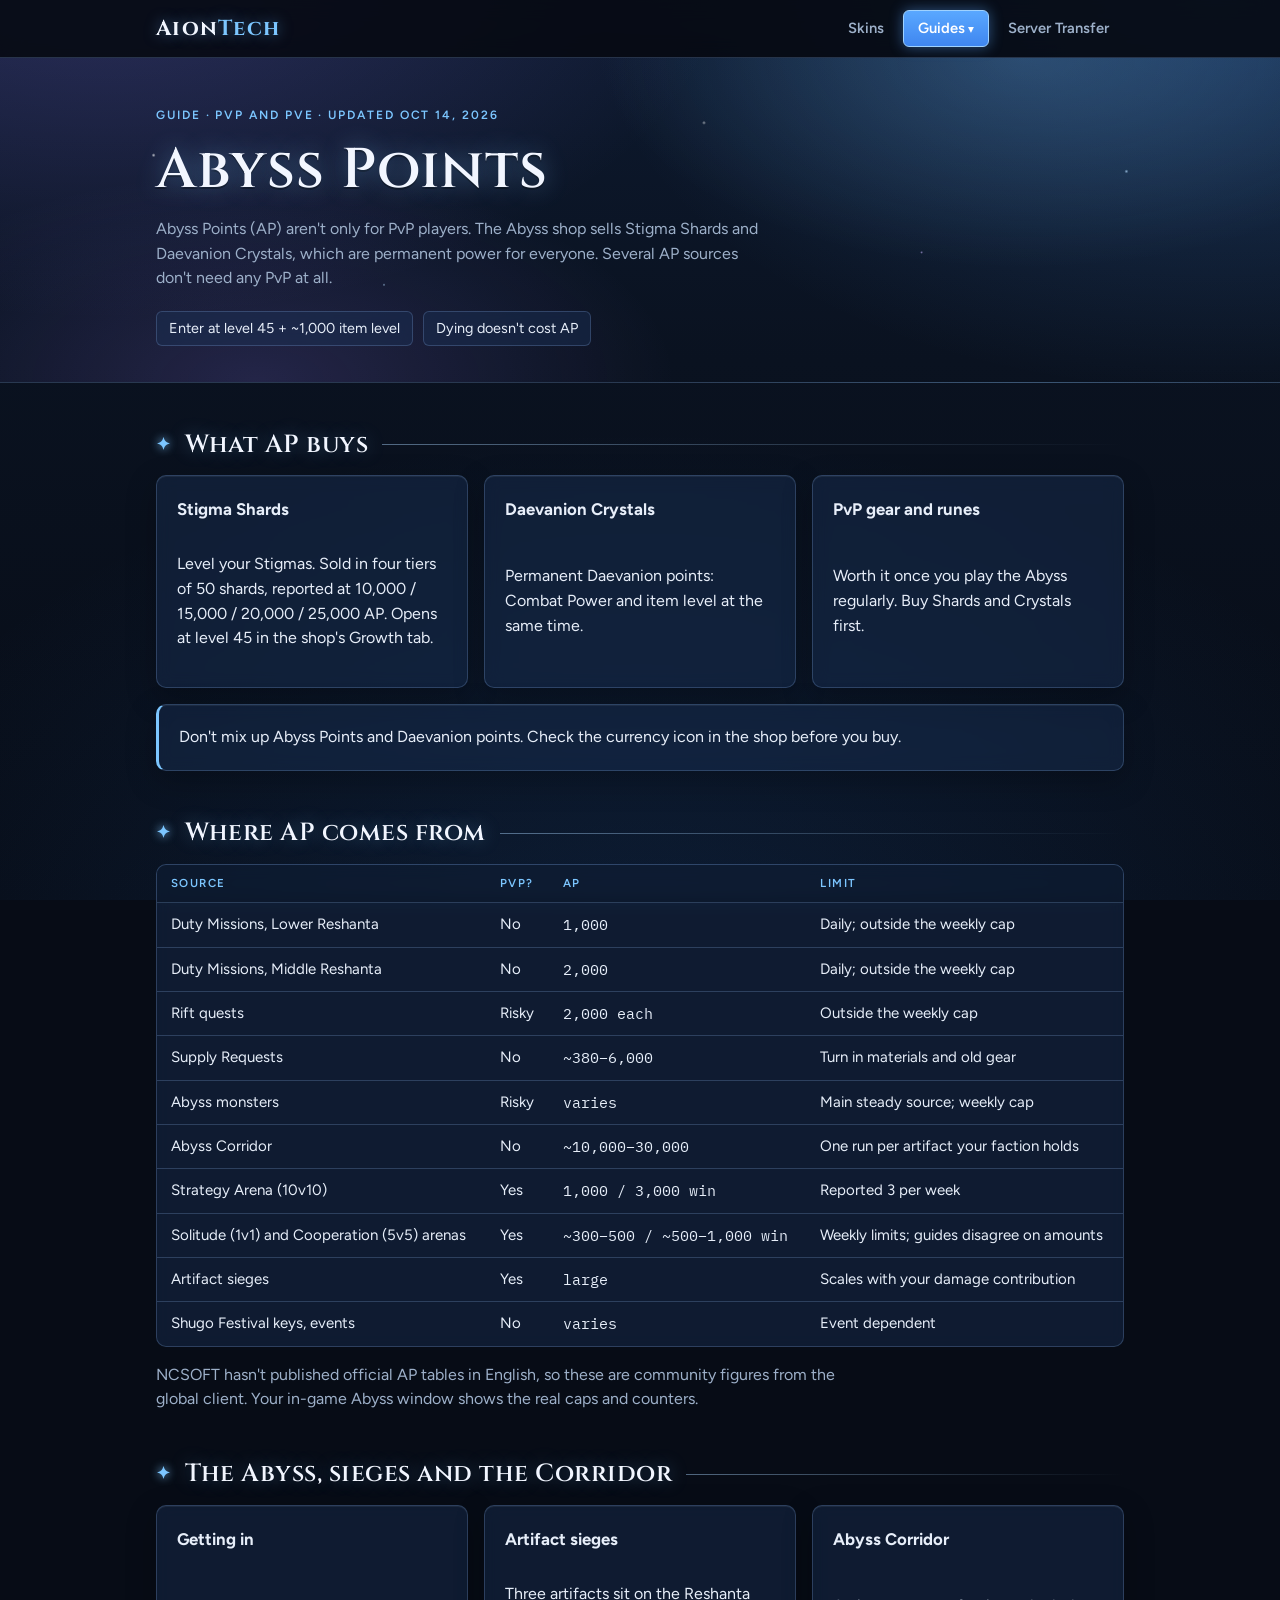
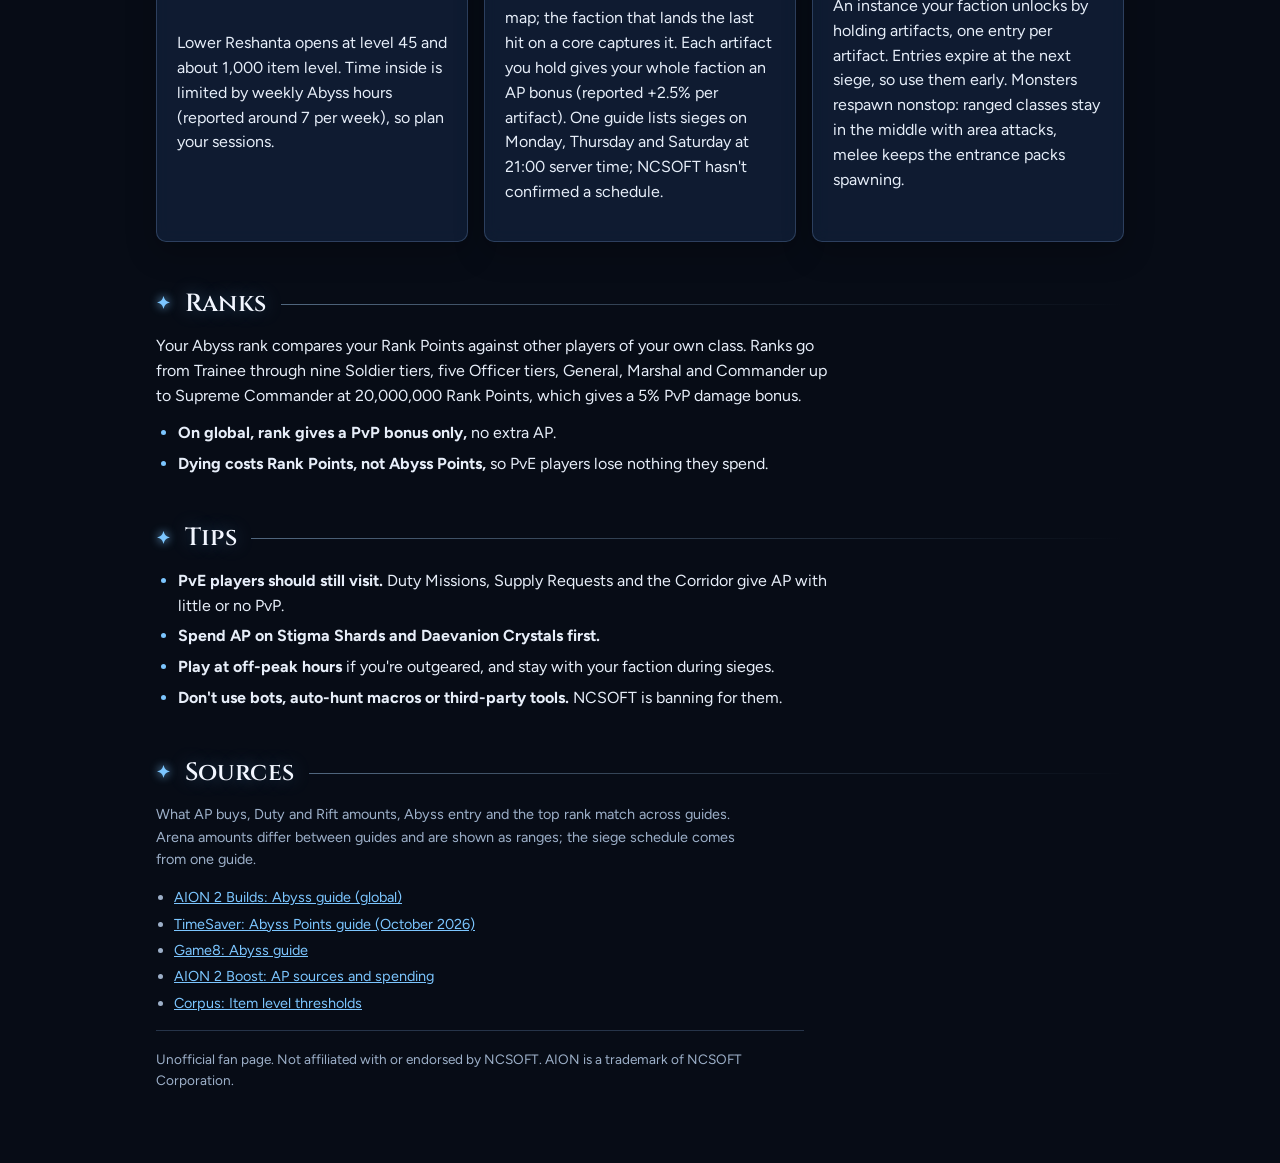
<file: abyss-points.html>
<!doctype html>
<html lang="en">
<head>
<meta charset="utf-8">
<meta name="viewport" content="width=device-width, initial-scale=1, viewport-fit=cover">
<title>AionTech · AION 2 Abyss Points Guide</title>
<meta name="description" content="AION 2 Abyss Points guide for global: what AP buys, every AP source with amounts and weekly limits, Abyss access, ranks, sieges and the Corridor.">
<link rel="preconnect" href="https://fonts.googleapis.com">
<link rel="preconnect" href="https://fonts.gstatic.com" crossorigin>
<link rel="stylesheet" href="https://fonts.googleapis.com/css2?family=Cinzel:wght@600;700&family=Figtree:wght@400;500;600;700&family=IBM+Plex+Mono:wght@500&display=swap">
<link rel="canonical" href="https://aion2tech.netlify.app/abyss-points.html">
<link rel="stylesheet" href="styles.css">
</head>
<body>
<nav class="nav" aria-label="Site">
  <div class="wrap">
    <a class="brand" href="./">Aion<span>Tech</span></a>
    <ul>
      <li><a href="./">Skins</a></li>
      <li class="menu">
        <details>
          <summary class="active">Guides</summary>
          <div class="menu-panel">
          <div class="menu-group"><span class="eyebrow">Get stronger</span>
            <a href="combat-power.html">Combat Power</a>
            <a href="item-level.html">Item Level</a>
            <a href="stats.html">Stats &amp; Best-in-Slot</a>
            <a href="stigmas.html">Stigmas &amp; Builds</a>
            <a href="arcana.html">Arcana</a>
            <a href="pets.html">Pets &amp; Genus Insight</a>
          </div>
          <div class="menu-group"><span class="eyebrow">Endgame</span>
            <a href="nightmare.html">Nightmare</a>
            <a href="abyss-points.html" aria-current="page">Abyss Points</a>
          </div>
          <div class="menu-group"><span class="eyebrow">Getting started</span>
            <a href="classes.html">Classes</a>
            <a href="leveling.html">Leveling 1–45</a>
            <a href="kinah.html">Kinah</a>
            <a href="server-transfer.html">Server Transfer</a>
          </div>
            <a class="menu-all" href="guides.html">All guides →</a>
          </div>
        </details>
      </li>
      <li><a href="server-transfer.html">Server Transfer</a></li>
    </ul>
  </div>
</nav>

<header class="hero">
  <div class="wrap">
    <span class="eyebrow">Guide · PvP and PvE · Updated Oct 14, 2026</span>
    <h1>Abyss Points</h1>
    <p>Abyss Points (AP) aren't only for PvP players. The Abyss shop sells Stigma Shards and Daevanion Crystals, which are permanent power for everyone. Several AP sources don't need any PvP at all.</p>
    <div class="summary"><span>Enter at level 45 + ~1,000 item level</span><span>Dying doesn't cost AP</span></div>
  </div>
</header>

<main class="wrap">
  <section aria-labelledby="use-h">
    <h2 id="use-h">What AP buys</h2>
    <div class="grid2">
      <div class="panel"><h3>Stigma Shards</h3><p>Level your Stigmas. Sold in four tiers of 50 shards, reported at 10,000 / 15,000 / 20,000 / 25,000 AP. Opens at level 45 in the shop's Growth tab.</p></div>
      <div class="panel"><h3>Daevanion Crystals</h3><p>Permanent Daevanion points: Combat Power and item level at the same time.</p></div>
      <div class="panel"><h3>PvP gear and runes</h3><p>Worth it once you play the Abyss regularly. Buy Shards and Crystals first.</p></div>
    </div>
    <div class="callout"><p>Don't mix up Abyss Points and Daevanion points. Check the currency icon in the shop before you buy.</p></div>
  </section>

  <section aria-labelledby="src-h2">
    <h2 id="src-h2">Where AP comes from</h2>
    <div class="table-box">
      <table>
        <thead><tr><th>Source</th><th>PvP?</th><th>AP</th><th>Limit</th></tr></thead>
        <tbody>
          <tr><td>Duty Missions, Lower Reshanta</td><td>No</td><td class="n">1,000</td><td>Daily; outside the weekly cap</td></tr>
          <tr><td>Duty Missions, Middle Reshanta</td><td>No</td><td class="n">2,000</td><td>Daily; outside the weekly cap</td></tr>
          <tr><td>Rift quests</td><td>Risky</td><td class="n">2,000 each</td><td>Outside the weekly cap</td></tr>
          <tr><td>Supply Requests</td><td>No</td><td class="n">~380–6,000</td><td>Turn in materials and old gear</td></tr>
          <tr><td>Abyss monsters</td><td>Risky</td><td class="n">varies</td><td>Main steady source; weekly cap</td></tr>
          <tr><td>Abyss Corridor</td><td>No</td><td class="n">~10,000–30,000</td><td>One run per artifact your faction holds</td></tr>
          <tr><td>Strategy Arena (10v10)</td><td>Yes</td><td class="n">1,000 / 3,000 win</td><td>Reported 3 per week</td></tr>
          <tr><td>Solitude (1v1) and Cooperation (5v5) arenas</td><td>Yes</td><td class="n">~300–500 / ~500–1,000 win</td><td>Weekly limits; guides disagree on amounts</td></tr>
          <tr><td>Artifact sieges</td><td>Yes</td><td class="n">large</td><td>Scales with your damage contribution</td></tr>
          <tr><td>Shugo Festival keys, events</td><td>No</td><td class="n">varies</td><td>Event dependent</td></tr>
        </tbody>
      </table>
    </div>
    <p class="lead">NCSOFT hasn't published official AP tables in English, so these are community figures from the global client. Your in-game Abyss window shows the real caps and counters.</p>
  </section>

  <section aria-labelledby="abyss-h">
    <h2 id="abyss-h">The Abyss, sieges and the Corridor</h2>
    <div class="grid2">
      <div class="panel">
        <h3>Getting in</h3>
        <p>Lower Reshanta opens at level 45 and about 1,000 item level. Time inside is limited by weekly Abyss hours (reported around 7 per week), so plan your sessions.</p>
      </div>
      <div class="panel">
        <h3>Artifact sieges</h3>
        <p>Three artifacts sit on the Reshanta map; the faction that lands the last hit on a core captures it. Each artifact you hold gives your whole faction an AP bonus (reported +2.5% per artifact). One guide lists sieges on Monday, Thursday and Saturday at 21:00 server time; NCSOFT hasn't confirmed a schedule.</p>
      </div>
      <div class="panel">
        <h3>Abyss Corridor</h3>
        <p>An instance your faction unlocks by holding artifacts, one entry per artifact. Entries expire at the next siege, so use them early. Monsters respawn nonstop: ranged classes stay in the middle with area attacks, melee keeps the entrance packs spawning.</p>
      </div>
    </div>
  </section>

  <section aria-labelledby="rank-h">
    <h2 id="rank-h">Ranks</h2>
    <div class="prose">
      <p>Your Abyss rank compares your Rank Points against other players of your own class. Ranks go from Trainee through nine Soldier tiers, five Officer tiers, General, Marshal and Commander up to Supreme Commander at 20,000,000 Rank Points, which gives a 5% PvP damage bonus.</p>
      <ul>
        <li><strong>On global, rank gives a PvP bonus only,</strong> no extra AP.</li>
        <li><strong>Dying costs Rank Points, not Abyss Points,</strong> so PvE players lose nothing they spend.</li>
      </ul>
    </div>
  </section>

  <section aria-labelledby="tips-h">
    <h2 id="tips-h">Tips</h2>
    <div class="prose">
      <ul>
        <li><strong>PvE players should still visit.</strong> Duty Missions, Supply Requests and the Corridor give AP with little or no PvP.</li>
        <li><strong>Spend AP on Stigma Shards and Daevanion Crystals first.</strong></li>
        <li><strong>Play at off-peak hours</strong> if you're outgeared, and stay with your faction during sieges.</li>
        <li><strong>Don't use bots, auto-hunt macros or third-party tools.</strong> NCSOFT is banning for them.</li>
      </ul>
    </div>
  </section>

  <section aria-labelledby="src-h" class="sources">
    <h2 id="src-h">Sources</h2>
    <p>What AP buys, Duty and Rift amounts, Abyss entry and the top rank match across guides. Arena amounts differ between guides and are shown as ranges; the siege schedule comes from one guide.</p>
    <ul>
      <li><a href="https://aion2builds.org/guides/abyss/" target="_blank" rel="noopener">AION 2 Builds: Abyss guide (global)</a></li>
      <li><a href="https://timesaver.gg/blog/aion-2-abyss-points-guide" target="_blank" rel="noopener">TimeSaver: Abyss Points guide (October 2026)</a></li>
      <li><a href="https://game8.co/games/Aion-2/archives/625292" target="_blank" rel="noopener">Game8: Abyss guide</a></li>
      <li><a href="https://aion2boost.com/guides/pvp/ap-guide/" target="_blank" rel="noopener">AION 2 Boost: AP sources and spending</a></li>
      <li><a href="https://corpus.gg/blog/aion-2/gear-score-guide" target="_blank" rel="noopener">Corpus: Item level thresholds</a></li>
    </ul>
    <p class="disclaimer">Unofficial fan page. Not affiliated with or endorsed by NCSOFT. AION is a trademark of NCSOFT Corporation.</p>
  </section>
</main>
<script data-menu-close>document.addEventListener("click",e=>{document.querySelectorAll(".menu details[open]").forEach(d=>{if(!d.contains(e.target))d.open=false})});document.addEventListener("keydown",e=>{if(e.key==="Escape")document.querySelectorAll(".menu details[open]").forEach(d=>d.open=false)});</script>
</body>
</html>
</file>
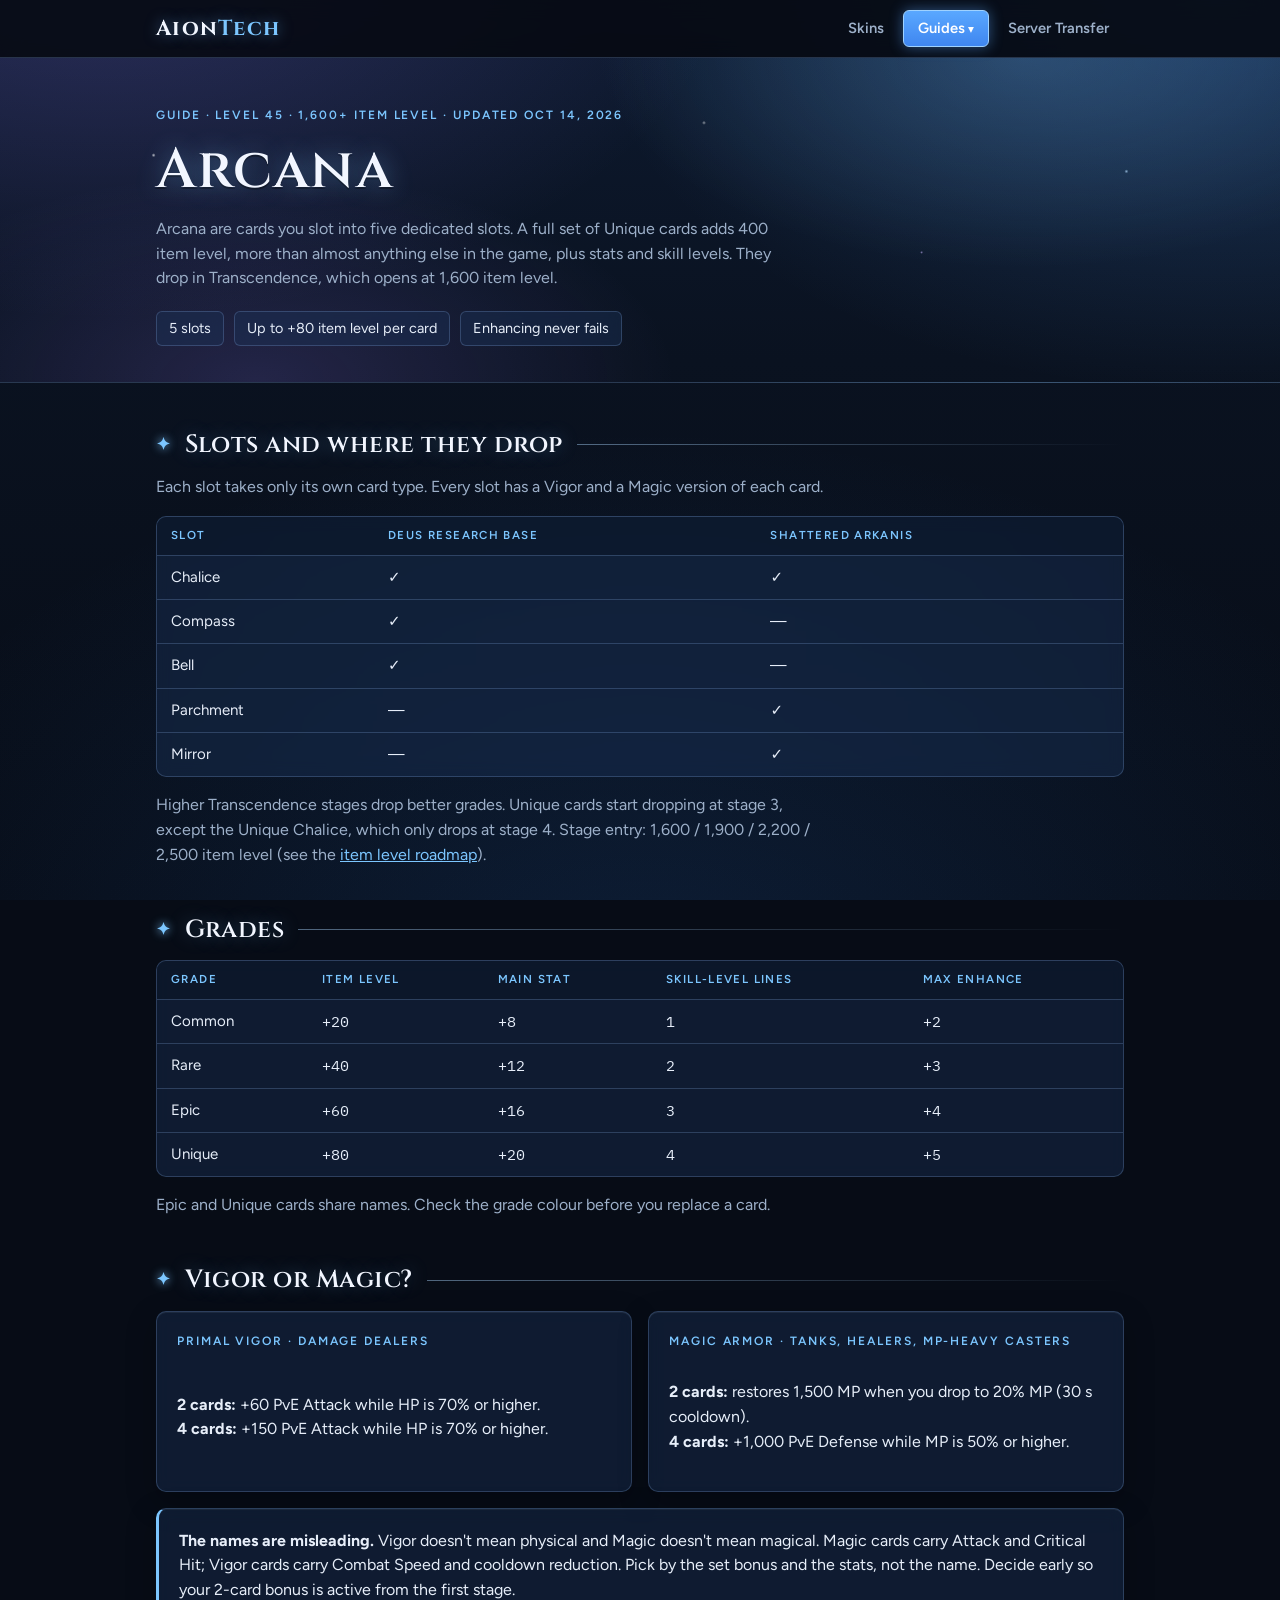
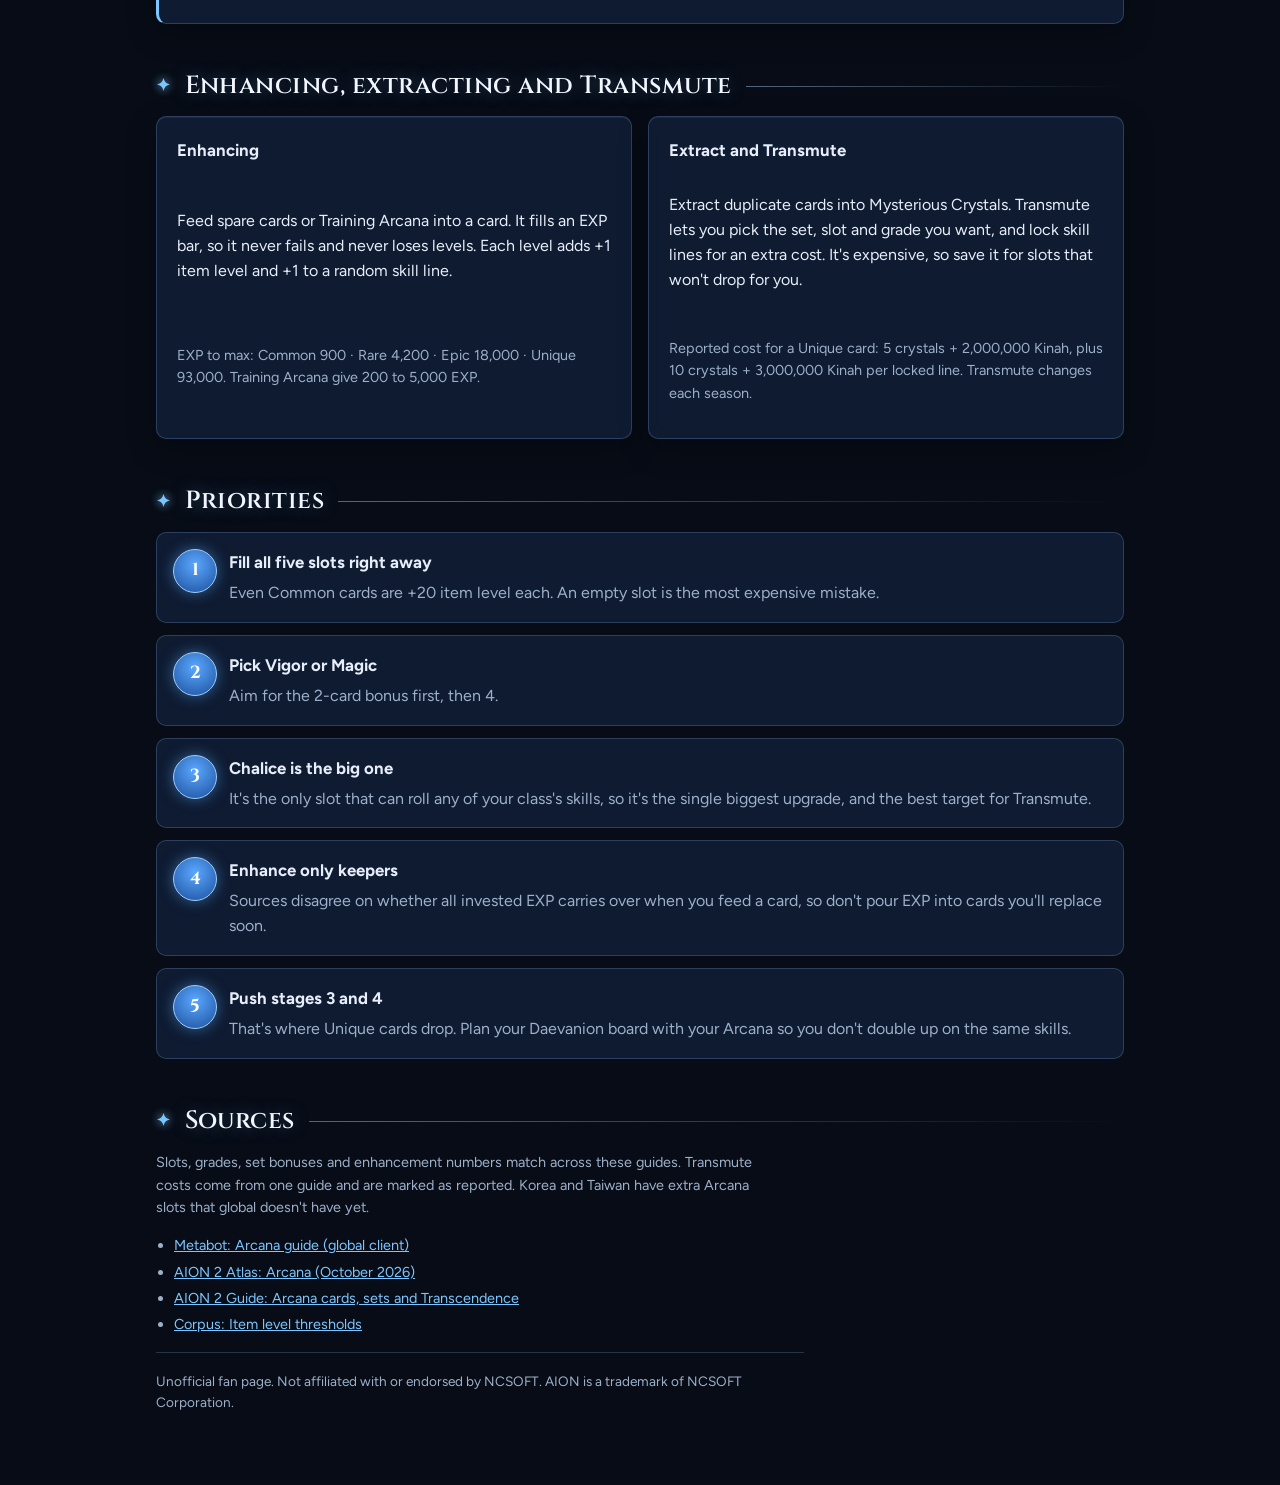
<file: arcana.html>
<!doctype html>
<html lang="en">
<head>
<meta charset="utf-8">
<meta name="viewport" content="width=device-width, initial-scale=1, viewport-fit=cover">
<title>AionTech · AION 2 Arcana Guide</title>
<meta name="description" content="AION 2 Arcana guide for global: the 5 slots, grades and item level, where each card drops in Transcendence, Vigor vs Magic sets, enhancing and Transmute.">
<link rel="preconnect" href="https://fonts.googleapis.com">
<link rel="preconnect" href="https://fonts.gstatic.com" crossorigin>
<link rel="stylesheet" href="https://fonts.googleapis.com/css2?family=Cinzel:wght@600;700&family=Figtree:wght@400;500;600;700&family=IBM+Plex+Mono:wght@500&display=swap">
<link rel="canonical" href="https://aion2tech.netlify.app/arcana.html">
<link rel="stylesheet" href="styles.css">
</head>
<body>
<nav class="nav" aria-label="Site">
  <div class="wrap">
    <a class="brand" href="./">Aion<span>Tech</span></a>
    <ul>
      <li><a href="./">Skins</a></li>
      <li class="menu">
        <details>
          <summary class="active">Guides</summary>
          <div class="menu-panel">
          <div class="menu-group"><span class="eyebrow">Get stronger</span>
            <a href="combat-power.html">Combat Power</a>
            <a href="item-level.html">Item Level</a>
            <a href="stats.html">Stats &amp; Best-in-Slot</a>
            <a href="stigmas.html">Stigmas &amp; Builds</a>
            <a href="arcana.html" aria-current="page">Arcana</a>
            <a href="pets.html">Pets &amp; Genus Insight</a>
          </div>
          <div class="menu-group"><span class="eyebrow">Endgame</span>
            <a href="nightmare.html">Nightmare</a>
            <a href="abyss-points.html">Abyss Points</a>
          </div>
          <div class="menu-group"><span class="eyebrow">Getting started</span>
            <a href="classes.html">Classes</a>
            <a href="leveling.html">Leveling 1–45</a>
            <a href="kinah.html">Kinah</a>
            <a href="server-transfer.html">Server Transfer</a>
          </div>
            <a class="menu-all" href="guides.html">All guides →</a>
          </div>
        </details>
      </li>
      <li><a href="server-transfer.html">Server Transfer</a></li>
    </ul>
  </div>
</nav>

<header class="hero">
  <div class="wrap">
    <span class="eyebrow">Guide · Level 45 · 1,600+ item level · Updated Oct 14, 2026</span>
    <h1>Arcana</h1>
    <p>Arcana are cards you slot into five dedicated slots. A full set of Unique cards adds 400 item level, more than almost anything else in the game, plus stats and skill levels. They drop in Transcendence, which opens at 1,600 item level.</p>
    <div class="summary"><span>5 slots</span><span>Up to +80 item level per card</span><span>Enhancing never fails</span></div>
  </div>
</header>

<main class="wrap">
  <section aria-labelledby="slots-h">
    <h2 id="slots-h">Slots and where they drop</h2>
    <p class="lead">Each slot takes only its own card type. Every slot has a Vigor and a Magic version of each card.</p>
    <div class="table-box">
      <table>
        <thead><tr><th>Slot</th><th>Deus Research Base</th><th>Shattered Arkanis</th></tr></thead>
        <tbody>
          <tr><td>Chalice</td><td>✓</td><td>✓</td></tr>
          <tr><td>Compass</td><td>✓</td><td>—</td></tr>
          <tr><td>Bell</td><td>✓</td><td>—</td></tr>
          <tr><td>Parchment</td><td>—</td><td>✓</td></tr>
          <tr><td>Mirror</td><td>—</td><td>✓</td></tr>
        </tbody>
      </table>
    </div>
    <p class="lead">Higher Transcendence stages drop better grades. Unique cards start dropping at stage 3, except the Unique Chalice, which only drops at stage 4. Stage entry: 1,600 / 1,900 / 2,200 / 2,500 item level (see the <a href="item-level.html">item level roadmap</a>).</p>
  </section>

  <section aria-labelledby="grade-h">
    <h2 id="grade-h">Grades</h2>
    <div class="table-box">
      <table>
        <thead><tr><th>Grade</th><th>Item level</th><th>Main stat</th><th>Skill-level lines</th><th>Max enhance</th></tr></thead>
        <tbody>
          <tr><td>Common</td><td class="n">+20</td><td class="n">+8</td><td class="n">1</td><td class="n">+2</td></tr>
          <tr><td>Rare</td><td class="n">+40</td><td class="n">+12</td><td class="n">2</td><td class="n">+3</td></tr>
          <tr><td>Epic</td><td class="n">+60</td><td class="n">+16</td><td class="n">3</td><td class="n">+4</td></tr>
          <tr><td>Unique</td><td class="n">+80</td><td class="n">+20</td><td class="n">4</td><td class="n">+5</td></tr>
        </tbody>
      </table>
    </div>
    <p class="lead">Epic and Unique cards share names. Check the grade colour before you replace a card.</p>
  </section>

  <section aria-labelledby="set-h">
    <h2 id="set-h">Vigor or Magic?</h2>
    <div class="grid2">
      <div class="panel">
        <span class="eyebrow">Primal Vigor · damage dealers</span>
        <p><strong>2 cards:</strong> +60 PvE Attack while HP is 70% or higher.<br><strong>4 cards:</strong> +150 PvE Attack while HP is 70% or higher.</p>
      </div>
      <div class="panel">
        <span class="eyebrow">Magic Armor · tanks, healers, MP-heavy casters</span>
        <p><strong>2 cards:</strong> restores 1,500 MP when you drop to 20% MP (30 s cooldown).<br><strong>4 cards:</strong> +1,000 PvE Defense while MP is 50% or higher.</p>
      </div>
    </div>
    <div class="callout"><p><strong>The names are misleading.</strong> Vigor doesn't mean physical and Magic doesn't mean magical. Magic cards carry Attack and Critical Hit; Vigor cards carry Combat Speed and cooldown reduction. Pick by the set bonus and the stats, not the name. Decide early so your 2-card bonus is active from the first stage.</p></div>
  </section>

  <section aria-labelledby="up-h">
    <h2 id="up-h">Enhancing, extracting and Transmute</h2>
    <div class="grid2">
      <div class="panel">
        <h3>Enhancing</h3>
        <p>Feed spare cards or Training Arcana into a card. It fills an EXP bar, so it never fails and never loses levels. Each level adds +1 item level and +1 to a random skill line.</p>
        <p class="count">EXP to max: Common 900 · Rare 4,200 · Epic 18,000 · Unique 93,000. Training Arcana give 200 to 5,000 EXP.</p>
      </div>
      <div class="panel">
        <h3>Extract and Transmute</h3>
        <p>Extract duplicate cards into Mysterious Crystals. Transmute lets you pick the set, slot and grade you want, and lock skill lines for an extra cost. It's expensive, so save it for slots that won't drop for you.</p>
        <p class="count">Reported cost for a Unique card: 5 crystals + 2,000,000 Kinah, plus 10 crystals + 3,000,000 Kinah per locked line. Transmute changes each season.</p>
      </div>
    </div>
  </section>

  <section aria-labelledby="order-h">
    <h2 id="order-h">Priorities</h2>
    <ol class="steps">
      <li><div><h3>Fill all five slots right away</h3><p>Even Common cards are +20 item level each. An empty slot is the most expensive mistake.</p></div></li>
      <li><div><h3>Pick Vigor or Magic</h3><p>Aim for the 2-card bonus first, then 4.</p></div></li>
      <li><div><h3>Chalice is the big one</h3><p>It's the only slot that can roll any of your class's skills, so it's the single biggest upgrade, and the best target for Transmute.</p></div></li>
      <li><div><h3>Enhance only keepers</h3><p>Sources disagree on whether all invested EXP carries over when you feed a card, so don't pour EXP into cards you'll replace soon.</p></div></li>
      <li><div><h3>Push stages 3 and 4</h3><p>That's where Unique cards drop. Plan your Daevanion board with your Arcana so you don't double up on the same skills.</p></div></li>
    </ol>
  </section>

  <section aria-labelledby="src-h" class="sources">
    <h2 id="src-h">Sources</h2>
    <p>Slots, grades, set bonuses and enhancement numbers match across these guides. Transmute costs come from one guide and are marked as reported. Korea and Taiwan have extra Arcana slots that global doesn't have yet.</p>
    <ul>
      <li><a href="https://metabot.gg/en/aion-2/guides/arcana-guide" target="_blank" rel="noopener">Metabot: Arcana guide (global client)</a></li>
      <li><a href="https://aion2atlas.app/arcana/" target="_blank" rel="noopener">AION 2 Atlas: Arcana (October 2026)</a></li>
      <li><a href="https://aion2guide.org/systems/aion-2-arcana-cards-guide/" target="_blank" rel="noopener">AION 2 Guide: Arcana cards, sets and Transcendence</a></li>
      <li><a href="https://corpus.gg/blog/aion-2/gear-score-guide" target="_blank" rel="noopener">Corpus: Item level thresholds</a></li>
    </ul>
    <p class="disclaimer">Unofficial fan page. Not affiliated with or endorsed by NCSOFT. AION is a trademark of NCSOFT Corporation.</p>
  </section>
</main>
<script data-menu-close>document.addEventListener("click",e=>{document.querySelectorAll(".menu details[open]").forEach(d=>{if(!d.contains(e.target))d.open=false})});document.addEventListener("keydown",e=>{if(e.key==="Escape")document.querySelectorAll(".menu details[open]").forEach(d=>d.open=false)});</script>
</body>
</html>
</file>
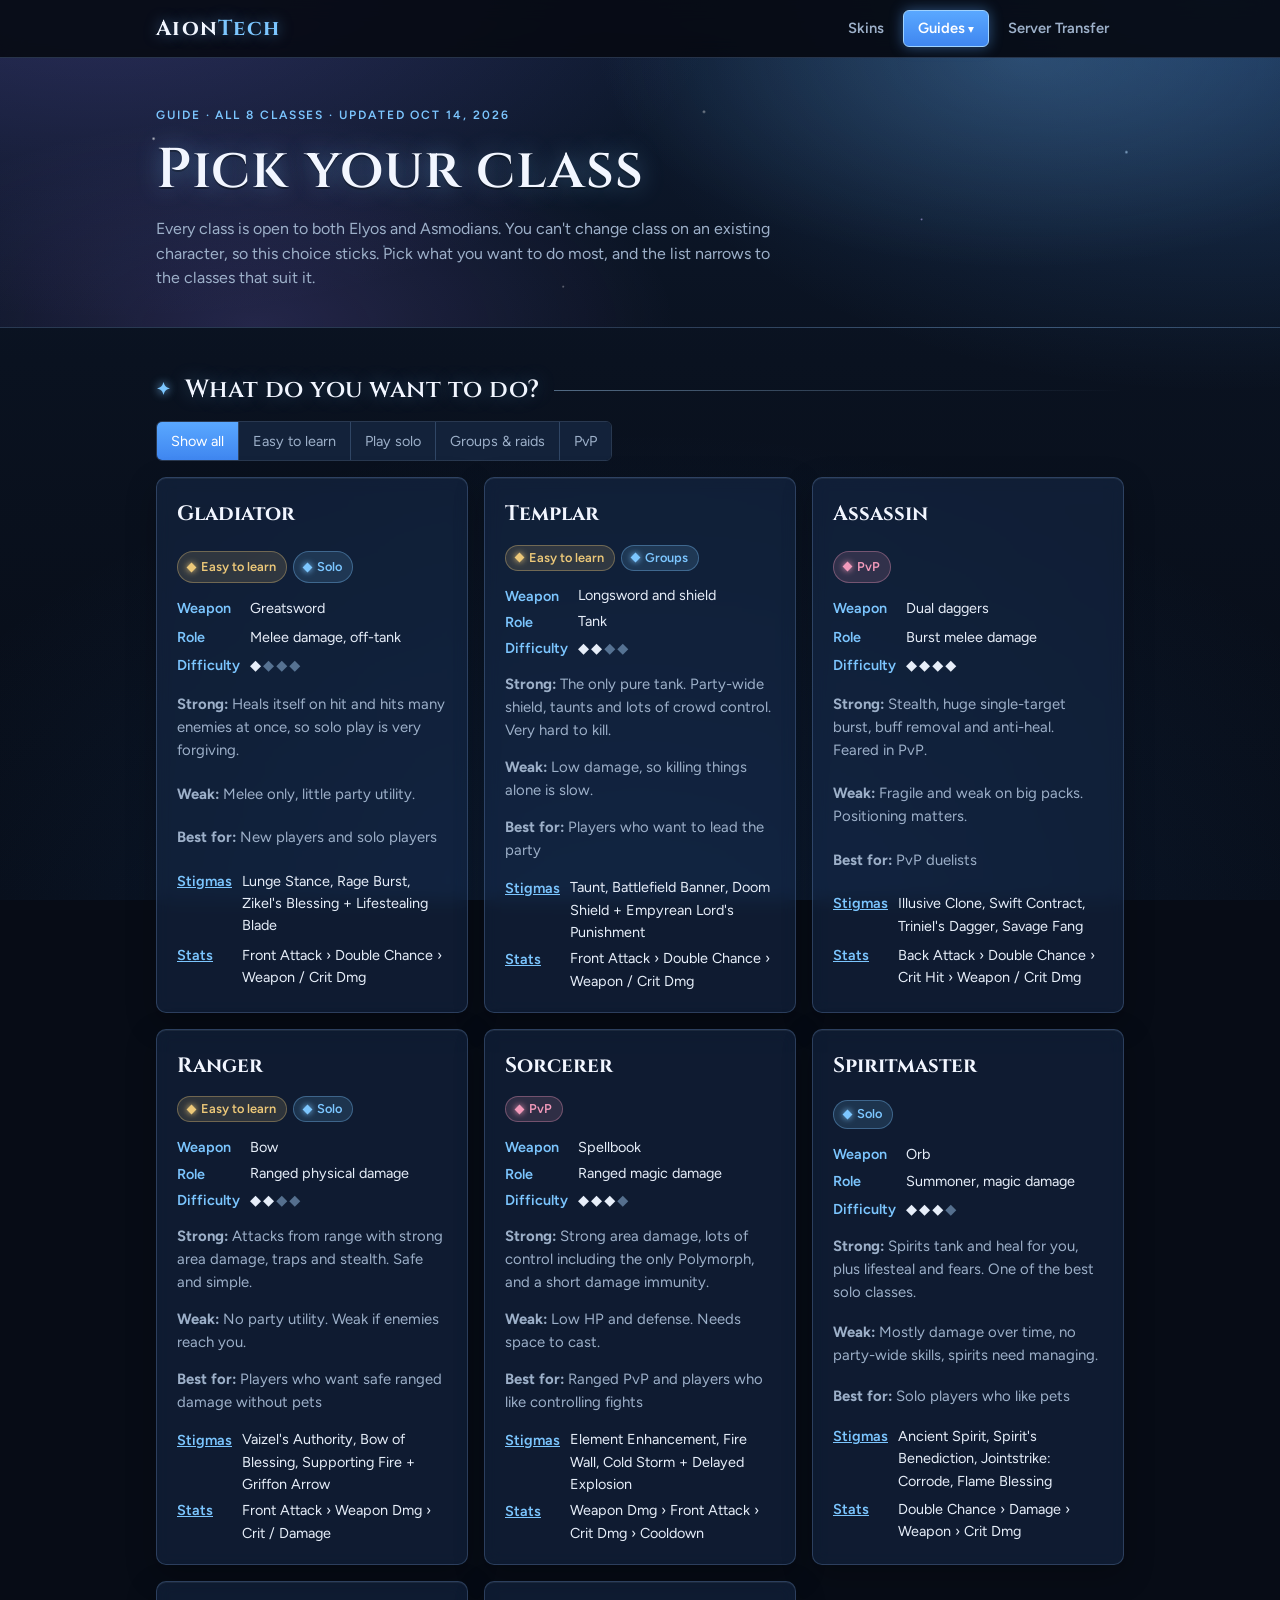
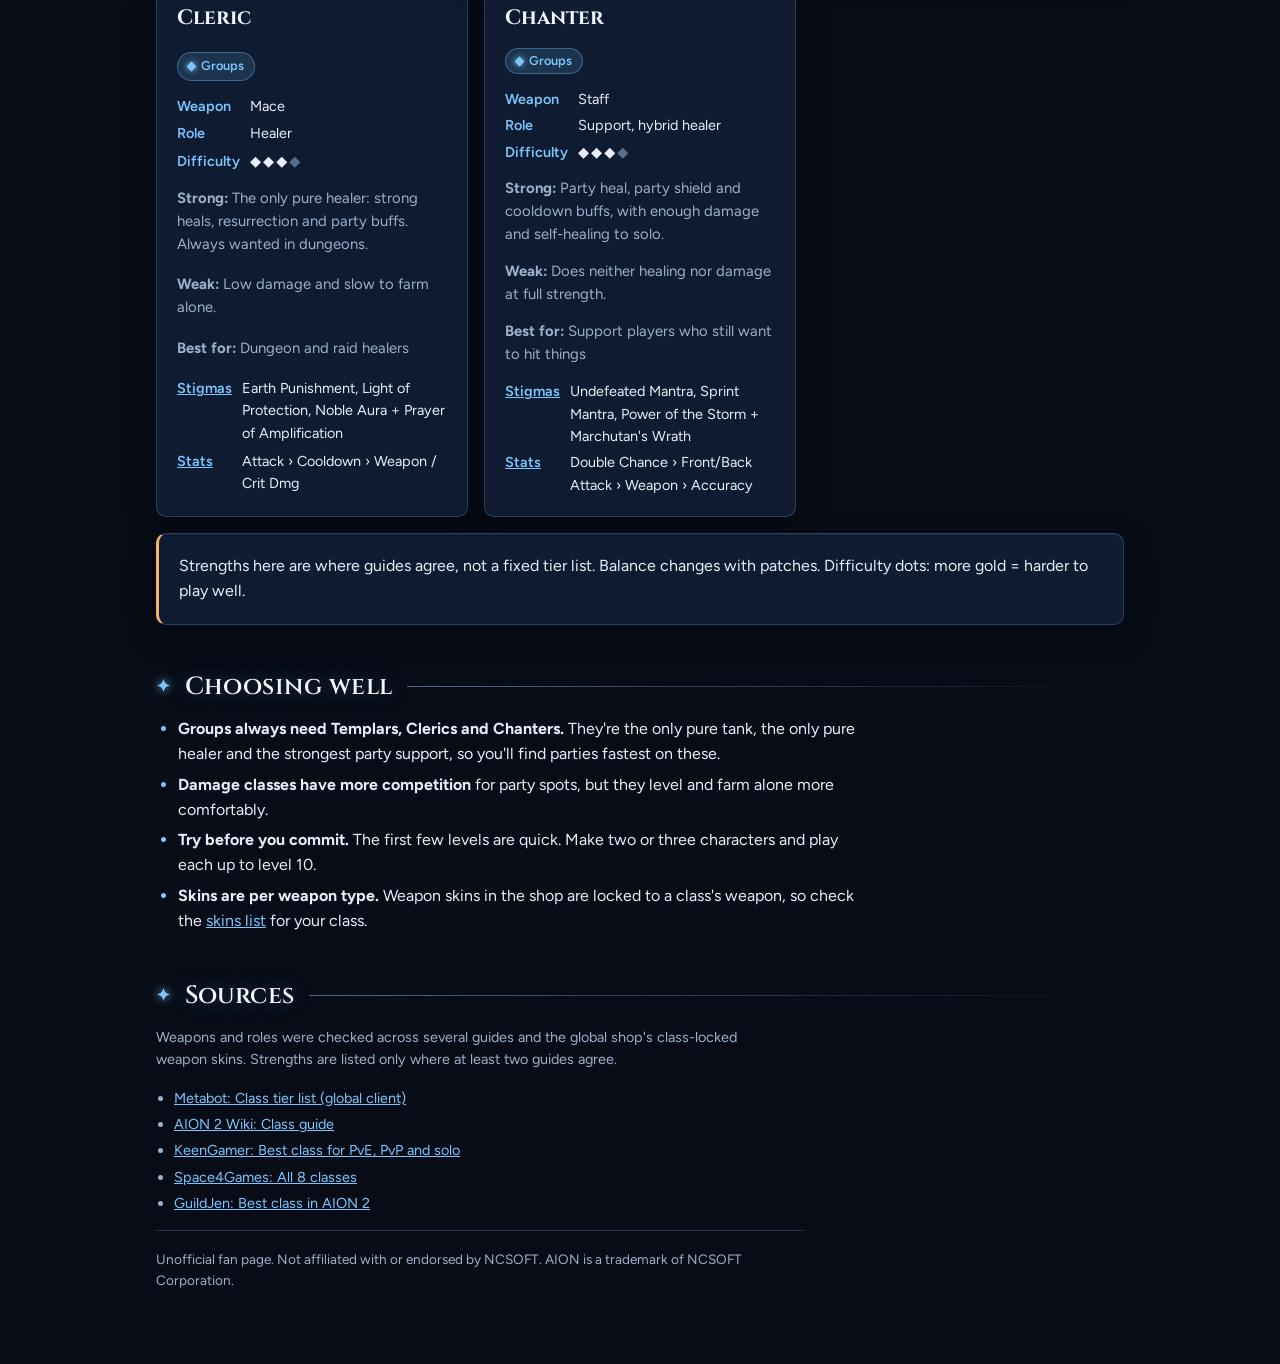
<file: classes.html>
<!doctype html>
<html lang="en">
<head>
<meta charset="utf-8">
<meta name="viewport" content="width=device-width, initial-scale=1, viewport-fit=cover">
<title>AionTech · AION 2 Classes Guide</title>
<meta name="description" content="All 8 AION 2 classes compared: weapon, role, difficulty, and where each is strongest (group PvE, PvP or solo), with a quick class picker.">
<link rel="preconnect" href="https://fonts.googleapis.com">
<link rel="preconnect" href="https://fonts.gstatic.com" crossorigin>
<link rel="stylesheet" href="https://fonts.googleapis.com/css2?family=Cinzel:wght@600;700&family=Figtree:wght@400;500;600;700&family=IBM+Plex+Mono:wght@500&display=swap">
<link rel="canonical" href="https://aion2tech.netlify.app/classes.html">
<link rel="stylesheet" href="styles.css">
<style>
.classes { display: grid; grid-template-columns: repeat(auto-fill, minmax(280px, 1fr)); gap: 16px; }
.cls h3 { font-family: var(--font-display); font-size: 1.3rem; color: #f2f6ff; }
.cls .meta { display: flex; flex-wrap: wrap; gap: 6px; }
.cls p { margin: 0; color: var(--muted); font-size: .93rem; }
.cls dl { margin: 0; display: grid; grid-template-columns: auto 1fr; gap: 4px 10px; font-size: .9rem; }
.cls dt { color: var(--accent); font-weight: 600; }
.cls dd { margin: 0; color: var(--fg); }
.cls[hidden] { display: none !important; }
.dots { letter-spacing: 2px; color: var(--gold); }
.dots span { color: var(--line-strong); }
</style>
</head>
<body>
<nav class="nav" aria-label="Site">
  <div class="wrap">
    <a class="brand" href="./">Aion<span>Tech</span></a>
    <ul>
      <li><a href="./">Skins</a></li>
      <li class="menu">
        <details>
          <summary class="active">Guides</summary>
          <div class="menu-panel">
          <div class="menu-group"><span class="eyebrow">Get stronger</span>
            <a href="combat-power.html">Combat Power</a>
            <a href="item-level.html">Item Level</a>
            <a href="stats.html">Stats &amp; Best-in-Slot</a>
            <a href="stigmas.html">Stigmas &amp; Builds</a>
            <a href="arcana.html">Arcana</a>
            <a href="pets.html">Pets &amp; Genus Insight</a>
          </div>
          <div class="menu-group"><span class="eyebrow">Endgame</span>
            <a href="nightmare.html">Nightmare</a>
            <a href="abyss-points.html">Abyss Points</a>
          </div>
          <div class="menu-group"><span class="eyebrow">Getting started</span>
            <a href="classes.html" aria-current="page">Classes</a>
            <a href="leveling.html">Leveling 1–45</a>
            <a href="kinah.html">Kinah</a>
            <a href="server-transfer.html">Server Transfer</a>
          </div>
            <a class="menu-all" href="guides.html">All guides →</a>
          </div>
        </details>
      </li>
      <li><a href="server-transfer.html">Server Transfer</a></li>
    </ul>
  </div>
</nav>

<header class="hero">
  <div class="wrap">
    <span class="eyebrow">Guide · All 8 classes · Updated Oct 14, 2026</span>
    <h1>Pick your class</h1>
    <p>Every class is open to both Elyos and Asmodians. You can't change class on an existing character, so this choice sticks. Pick what you want to do most, and the list narrows to the classes that suit it.</p>
  </div>
</header>

<main class="wrap">
  <section aria-labelledby="pick-h">
    <h2 id="pick-h">What do you want to do?</h2>
    <div class="filters">
      <div class="seg" role="group" aria-label="Filter classes">
        <button type="button" data-f="all" aria-pressed="true">Show all</button>
        <button type="button" data-f="easy" aria-pressed="false">Easy to learn</button>
        <button type="button" data-f="solo" aria-pressed="false">Play solo</button>
        <button type="button" data-f="group" aria-pressed="false">Groups &amp; raids</button>
        <button type="button" data-f="pvp" aria-pressed="false">PvP</button>
      </div>
    </div>
    <div class="classes" id="classes"></div>
    <div class="callout warn"><p>Strengths here are where guides agree, not a fixed tier list. Balance changes with patches. Difficulty dots: more gold = harder to play well.</p></div>
  </section>

  <section aria-labelledby="tips-h">
    <h2 id="tips-h">Choosing well</h2>
    <div class="prose">
      <ul>
        <li><strong>Groups always need Templars, Clerics and Chanters.</strong> They're the only pure tank, the only pure healer and the strongest party support, so you'll find parties fastest on these.</li>
        <li><strong>Damage classes have more competition</strong> for party spots, but they level and farm alone more comfortably.</li>
        <li><strong>Try before you commit.</strong> The first few levels are quick. Make two or three characters and play each up to level 10.</li>
        <li><strong>Skins are per weapon type.</strong> Weapon skins in the shop are locked to a class's weapon, so check the <a href="./">skins list</a> for your class.</li>
      </ul>
    </div>
  </section>

  <section aria-labelledby="src-h" class="sources">
    <h2 id="src-h">Sources</h2>
    <p>Weapons and roles were checked across several guides and the global shop's class-locked weapon skins. Strengths are listed only where at least two guides agree.</p>
    <ul>
      <li><a href="https://metabot.gg/en/aion-2/guides/best-class-tier-list" target="_blank" rel="noopener">Metabot: Class tier list (global client)</a></li>
      <li><a href="https://aion2.website/classes/class" target="_blank" rel="noopener">AION 2 Wiki: Class guide</a></li>
      <li><a href="https://www.keengamer.com/articles/guides/aion-2-best-class-tier-list-pve-pvp-solo/" target="_blank" rel="noopener">KeenGamer: Best class for PvE, PvP and solo</a></li>
      <li><a href="https://space4games.com/en/games-en/aion-2-classes-guide/" target="_blank" rel="noopener">Space4Games: All 8 classes</a></li>
      <li><a href="https://guildjen.com/aion-2-class-guide/" target="_blank" rel="noopener">GuildJen: Best class in AION 2</a></li>
    </ul>
    <p class="disclaimer">Unofficial fan page. Not affiliated with or endorsed by NCSOFT. AION is a trademark of NCSOFT Corporation.</p>
  </section>
</main>

<script>
// diff: 1 easy … 4 hard. tags drive the filter.
const CLASSES = [
  { name: "Gladiator", weapon: "Greatsword", role: "Melee damage, off-tank", diff: 1, tags: ["easy", "solo"],
    good: "Heals itself on hit and hits many enemies at once, so solo play is very forgiving.", bad: "Melee only, little party utility.",
    best: "New players and solo players" },
  { name: "Templar", weapon: "Longsword and shield", role: "Tank", diff: 2, tags: ["easy", "group"],
    good: "The only pure tank. Party-wide shield, taunts and lots of crowd control. Very hard to kill.", bad: "Low damage, so killing things alone is slow.",
    best: "Players who want to lead the party" },
  { name: "Assassin", weapon: "Dual daggers", role: "Burst melee damage", diff: 4, tags: ["pvp"],
    good: "Stealth, huge single-target burst, buff removal and anti-heal. Feared in PvP.", bad: "Fragile and weak on big packs. Positioning matters.",
    best: "PvP duelists" },
  { name: "Ranger", weapon: "Bow", role: "Ranged physical damage", diff: 2, tags: ["easy", "solo"],
    good: "Attacks from range with strong area damage, traps and stealth. Safe and simple.", bad: "No party utility. Weak if enemies reach you.",
    best: "Players who want safe ranged damage without pets" },
  { name: "Sorcerer", weapon: "Spellbook", role: "Ranged magic damage", diff: 3, tags: ["pvp"],
    good: "Strong area damage, lots of control including the only Polymorph, and a short damage immunity.", bad: "Low HP and defense. Needs space to cast.",
    best: "Ranged PvP and players who like controlling fights" },
  { name: "Spiritmaster", weapon: "Orb", role: "Summoner, magic damage", diff: 3, tags: ["solo"],
    good: "Spirits tank and heal for you, plus lifesteal and fears. One of the best solo classes.", bad: "Mostly damage over time, no party-wide skills, spirits need managing.",
    best: "Solo players who like pets" },
  { name: "Cleric", weapon: "Mace", role: "Healer", diff: 3, tags: ["group"],
    good: "The only pure healer: strong heals, resurrection and party buffs. Always wanted in dungeons.", bad: "Low damage and slow to farm alone.",
    best: "Dungeon and raid healers" },
  { name: "Chanter", weapon: "Staff", role: "Support, hybrid healer", diff: 3, tags: ["group"],
    good: "Party heal, party shield and cooldown buffs, with enough damage and self-healing to solo.", bad: "Does neither healing nor damage at full strength.",
    best: "Support players who still want to hit things" },
];
// Consensus PvE Stigmas and stat priority (see stigmas.html and stats.html for sources)
const BUILD = {
  Gladiator: ["Lunge Stance, Rage Burst, Zikel's Blessing + Lifestealing Blade", "Front Attack › Double Chance › Weapon / Crit Dmg"],
  Templar: ["Taunt, Battlefield Banner, Doom Shield + Empyrean Lord's Punishment", "Front Attack › Double Chance › Weapon / Crit Dmg"],
  Assassin: ["Illusive Clone, Swift Contract, Triniel's Dagger, Savage Fang", "Back Attack › Double Chance › Crit Hit › Weapon / Crit Dmg"],
  Ranger: ["Vaizel's Authority, Bow of Blessing, Supporting Fire + Griffon Arrow", "Front Attack › Weapon Dmg › Crit / Damage"],
  Sorcerer: ["Element Enhancement, Fire Wall, Cold Storm + Delayed Explosion", "Weapon Dmg › Front Attack › Crit Dmg › Cooldown"],
  Spiritmaster: ["Ancient Spirit, Spirit's Benediction, Jointstrike: Corrode, Flame Blessing", "Double Chance › Damage › Weapon › Crit Dmg"],
  Cleric: ["Earth Punishment, Light of Protection, Noble Aura + Prayer of Amplification", "Attack › Cooldown › Weapon / Crit Dmg"],
  Chanter: ["Undefeated Mantra, Sprint Mantra, Power of the Storm + Marchutan's Wrath", "Double Chance › Front/Back Attack › Weapon › Accuracy"],
};
const TAG = { easy: ["chip high", "Easy to learn"], solo: ["chip mid", "Solo"], group: ["chip mid", "Groups"], pvp: ["chip cash", "PvP"] };
const $ = (s) => document.querySelector(s);
$("#classes").innerHTML = CLASSES.map(c => `
  <article class="panel cls" data-tags="${c.tags.join(" ")}">
    <h3>${c.name}</h3>
    <div class="meta">${c.tags.map(t => `<span class="${TAG[t][0]}">${TAG[t][1]}</span>`).join("")}</div>
    <dl>
      <dt>Weapon</dt><dd>${c.weapon}</dd>
      <dt>Role</dt><dd>${c.role}</dd>
      <dt>Difficulty</dt><dd class="dots" aria-label="${c.diff} of 4">${"◆".repeat(c.diff)}<span>${"◆".repeat(4 - c.diff)}</span></dd>
    </dl>
    <p><strong>Strong:</strong> ${c.good}</p>
    <p><strong>Weak:</strong> ${c.bad}</p>
    <p><strong>Best for:</strong> ${c.best}</p>
    <dl>
      <dt><a href="stigmas.html#builds-h">Stigmas</a></dt><dd>${BUILD[c.name][0]}</dd>
      <dt><a href="stats.html#class-h">Stats</a></dt><dd>${BUILD[c.name][1]}</dd>
    </dl>
  </article>`).join("");
let f = "all";
try { const s = localStorage.getItem("at-classf"); if (s) f = s; } catch (e) {}
function apply() {
  document.querySelectorAll(".seg button").forEach(b => b.setAttribute("aria-pressed", String(b.dataset.f === f)));
  document.querySelectorAll(".cls").forEach(el => el.hidden = f !== "all" && !el.dataset.tags.split(" ").includes(f));
}
document.querySelectorAll(".seg button").forEach(b => b.addEventListener("click", () => {
  f = b.dataset.f; try { localStorage.setItem("at-classf", f); } catch (e) {} apply();
}));
apply();
</script>
<script data-menu-close>document.addEventListener("click",e=>{document.querySelectorAll(".menu details[open]").forEach(d=>{if(!d.contains(e.target))d.open=false})});document.addEventListener("keydown",e=>{if(e.key==="Escape")document.querySelectorAll(".menu details[open]").forEach(d=>d.open=false)});</script>
</body>
</html>
</file>
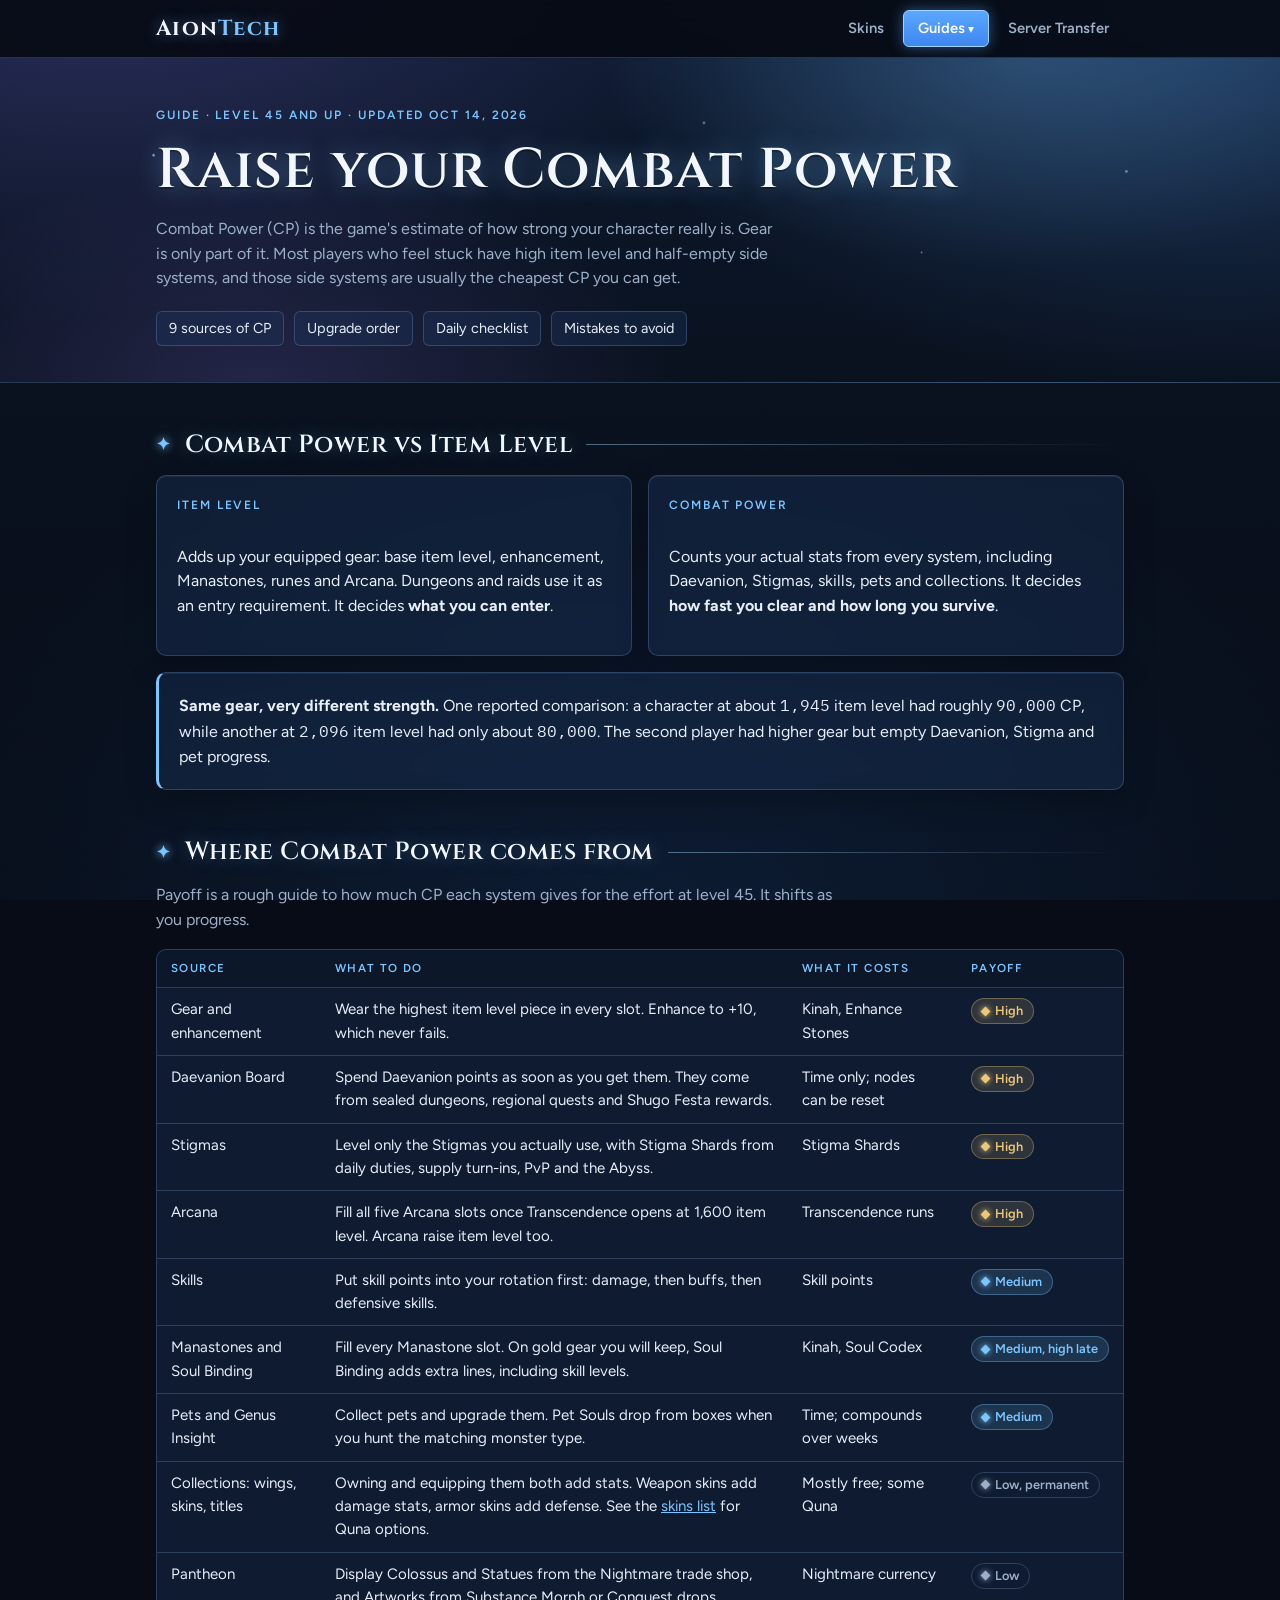
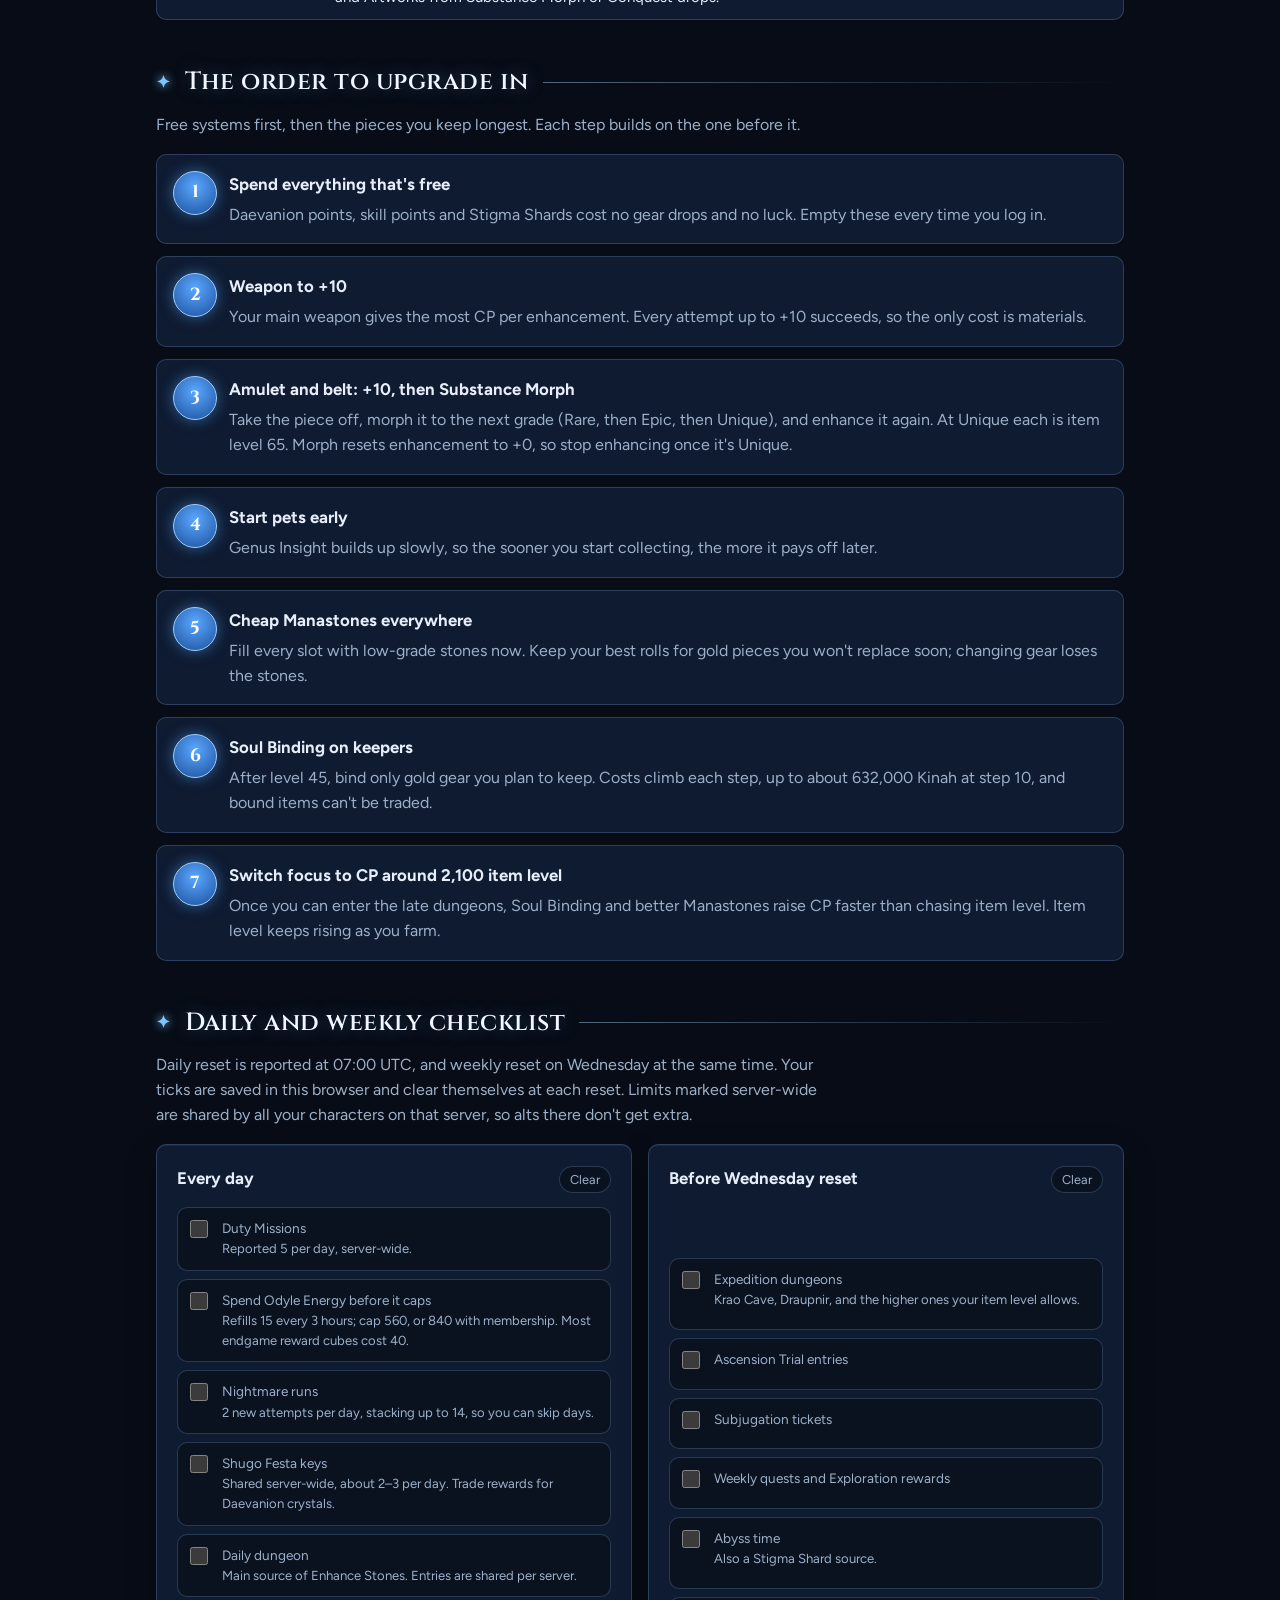
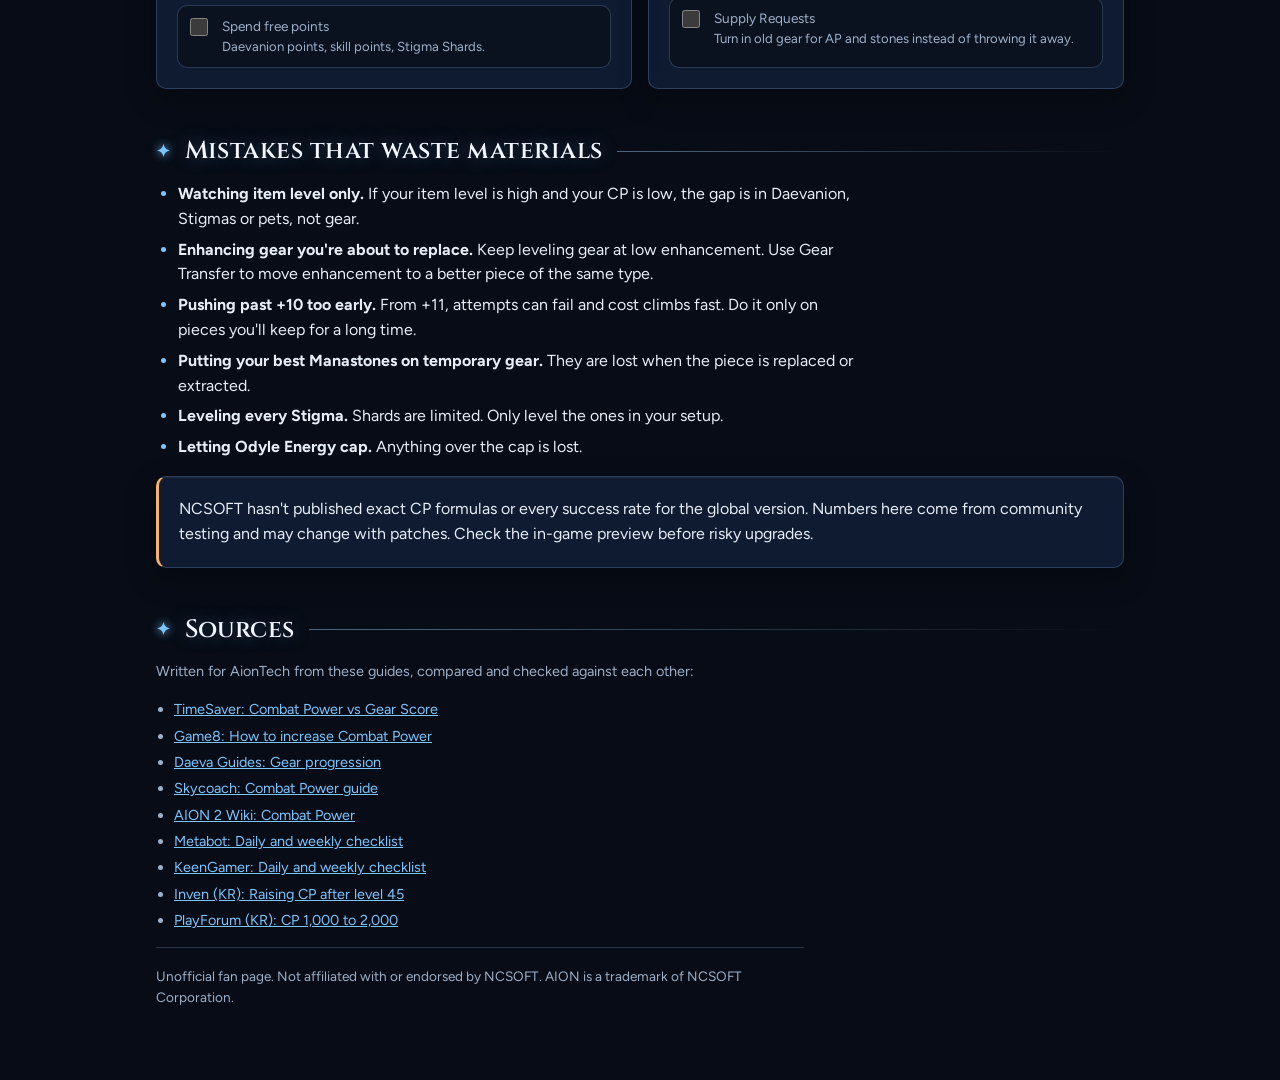
<file: combat-power.html>
<!doctype html>
<html lang="en">
<head>
<meta charset="utf-8">
<meta name="viewport" content="width=device-width, initial-scale=1, viewport-fit=cover">
<title>AionTech · AION 2 Combat Power Guide</title>
<meta name="description" content="How to raise Combat Power in AION 2: every CP source, the order to upgrade in, a daily and weekly checklist, and the mistakes that waste materials.">
<link rel="preconnect" href="https://fonts.googleapis.com">
<link rel="preconnect" href="https://fonts.gstatic.com" crossorigin>
<link rel="stylesheet" href="https://fonts.googleapis.com/css2?family=Cinzel:wght@600;700&family=Figtree:wght@400;500;600;700&family=IBM+Plex+Mono:wght@500&display=swap">
<link rel="canonical" href="https://aion2tech.netlify.app/combat-power.html">
<link rel="stylesheet" href="styles.css">
<style>
.check { display: grid; gap: 8px; }
.check label { display: grid; grid-template-columns: 22px 1fr; gap: 10px; align-items: start; padding: 10px 12px; border: 1px solid var(--line); border-radius: 10px; background: var(--bg); cursor: pointer; }
.check input { width: 18px; height: 18px; margin: 2px 0 0; accent-color: var(--accent); }
.check label span small { display: block; color: var(--muted); font-size: .82rem; }
.check input:checked + span { color: var(--muted); text-decoration: line-through; }
.panel-head { display: flex; justify-content: space-between; gap: 10px; align-items: baseline; flex-wrap: wrap; }
.panel-head button { font: inherit; font-size: .8rem; border: 1px solid var(--line); background: var(--bg); color: var(--muted); border-radius: 999px; padding: 3px 10px; cursor: pointer; }
.vs { display: grid; grid-template-columns: repeat(auto-fit, minmax(240px, 1fr)); gap: 16px; }
.vs .big { font-family: var(--font-num); font-size: 1.4rem; color: var(--accent); }
</style>
</head>
<body>
<nav class="nav" aria-label="Site">
  <div class="wrap">
    <a class="brand" href="./">Aion<span>Tech</span></a>
    <ul>
      <li><a href="./">Skins</a></li>
      <li class="menu">
        <details>
          <summary class="active">Guides</summary>
          <div class="menu-panel">
          <div class="menu-group"><span class="eyebrow">Get stronger</span>
            <a href="combat-power.html" aria-current="page">Combat Power</a>
            <a href="item-level.html">Item Level</a>
            <a href="stats.html">Stats &amp; Best-in-Slot</a>
            <a href="stigmas.html">Stigmas &amp; Builds</a>
            <a href="arcana.html">Arcana</a>
            <a href="pets.html">Pets &amp; Genus Insight</a>
          </div>
          <div class="menu-group"><span class="eyebrow">Endgame</span>
            <a href="nightmare.html">Nightmare</a>
            <a href="abyss-points.html">Abyss Points</a>
          </div>
          <div class="menu-group"><span class="eyebrow">Getting started</span>
            <a href="classes.html">Classes</a>
            <a href="leveling.html">Leveling 1–45</a>
            <a href="kinah.html">Kinah</a>
            <a href="server-transfer.html">Server Transfer</a>
          </div>
            <a class="menu-all" href="guides.html">All guides →</a>
          </div>
        </details>
      </li>
      <li><a href="server-transfer.html">Server Transfer</a></li>
    </ul>
  </div>
</nav>

<header class="hero">
  <div class="wrap">
    <span class="eyebrow">Guide · Level 45 and up · Updated Oct 14, 2026</span>
    <h1>Raise your Combat Power</h1>
    <p>Combat Power (CP) is the game's estimate of how strong your character really is. Gear is only part of it. Most players who feel stuck have high item level and half-empty side systems, and those side systems are usually the cheapest CP you can get.</p>
    <div class="summary">
      <a href="#sources-h">9 sources of CP</a>
      <a href="#order-h">Upgrade order</a>
      <a href="#routine-h">Daily checklist</a>
      <a href="#mistakes-h">Mistakes to avoid</a>
    </div>
  </div>
</header>

<main class="wrap">

  <section aria-labelledby="vs-h">
    <h2 id="vs-h">Combat Power vs Item Level</h2>
    <div class="vs">
      <div class="panel">
        <span class="eyebrow">Item Level</span>
        <p>Adds up your equipped gear: base item level, enhancement, Manastones, runes and Arcana. Dungeons and raids use it as an entry requirement. It decides <strong>what you can enter</strong>.</p>
      </div>
      <div class="panel">
        <span class="eyebrow">Combat Power</span>
        <p>Counts your actual stats from every system, including Daevanion, Stigmas, skills, pets and collections. It decides <strong>how fast you clear and how long you survive</strong>.</p>
      </div>
    </div>
    <div class="callout">
      <p><strong>Same gear, very different strength.</strong> One reported comparison: a character at about <span class="num">1,945</span> item level had roughly <span class="num">90,000</span> CP, while another at <span class="num">2,096</span> item level had only about <span class="num">80,000</span>. The second player had higher gear but empty Daevanion, Stigma and pet progress.</p>
    </div>
  </section>

  <section aria-labelledby="sources-h">
    <h2 id="sources-h">Where Combat Power comes from</h2>
    <p class="lead">Payoff is a rough guide to how much CP each system gives for the effort at level 45. It shifts as you progress.</p>
    <div class="table-box">
      <table>
        <thead><tr><th>Source</th><th>What to do</th><th>What it costs</th><th>Payoff</th></tr></thead>
        <tbody>
          <tr><td>Gear and enhancement</td><td>Wear the highest item level piece in every slot. Enhance to +10, which never fails.</td><td>Kinah, Enhance Stones</td><td><span class="chip high">High</span></td></tr>
          <tr><td>Daevanion Board</td><td>Spend Daevanion points as soon as you get them. They come from sealed dungeons, regional quests and Shugo Festa rewards.</td><td>Time only; nodes can be reset</td><td><span class="chip high">High</span></td></tr>
          <tr><td>Stigmas</td><td>Level only the Stigmas you actually use, with Stigma Shards from daily duties, supply turn-ins, PvP and the Abyss.</td><td>Stigma Shards</td><td><span class="chip high">High</span></td></tr>
          <tr><td>Arcana</td><td>Fill all five Arcana slots once Transcendence opens at 1,600 item level. Arcana raise item level too.</td><td>Transcendence runs</td><td><span class="chip high">High</span></td></tr>
          <tr><td>Skills</td><td>Put skill points into your rotation first: damage, then buffs, then defensive skills.</td><td>Skill points</td><td><span class="chip mid">Medium</span></td></tr>
          <tr><td>Manastones and Soul Binding</td><td>Fill every Manastone slot. On gold gear you will keep, Soul Binding adds extra lines, including skill levels.</td><td>Kinah, Soul Codex</td><td><span class="chip mid">Medium, high late</span></td></tr>
          <tr><td>Pets and Genus Insight</td><td>Collect pets and upgrade them. Pet Souls drop from boxes when you hunt the matching monster type.</td><td>Time; compounds over weeks</td><td><span class="chip mid">Medium</span></td></tr>
          <tr><td>Collections: wings, skins, titles</td><td>Owning and equipping them both add stats. Weapon skins add damage stats, armor skins add defense. See the <a href="./">skins list</a> for Quna options.</td><td>Mostly free; some Quna</td><td><span class="chip low">Low, permanent</span></td></tr>
          <tr><td>Pantheon</td><td>Display Colossus and Statues from the Nightmare trade shop, and Artworks from Substance Morph or Conquest drops.</td><td>Nightmare currency</td><td><span class="chip low">Low</span></td></tr>
        </tbody>
      </table>
    </div>
  </section>

  <section aria-labelledby="order-h">
    <h2 id="order-h">The order to upgrade in</h2>
    <p class="lead">Free systems first, then the pieces you keep longest. Each step builds on the one before it.</p>
    <ol class="steps">
      <li><div><h3>Spend everything that's free</h3><p>Daevanion points, skill points and Stigma Shards cost no gear drops and no luck. Empty these every time you log in.</p></div></li>
      <li><div><h3>Weapon to +10</h3><p>Your main weapon gives the most CP per enhancement. Every attempt up to +10 succeeds, so the only cost is materials.</p></div></li>
      <li><div><h3>Amulet and belt: +10, then Substance Morph</h3><p>Take the piece off, morph it to the next grade (Rare, then Epic, then Unique), and enhance it again. At Unique each is item level 65. Morph resets enhancement to +0, so stop enhancing once it's Unique.</p></div></li>
      <li><div><h3>Start pets early</h3><p>Genus Insight builds up slowly, so the sooner you start collecting, the more it pays off later.</p></div></li>
      <li><div><h3>Cheap Manastones everywhere</h3><p>Fill every slot with low-grade stones now. Keep your best rolls for gold pieces you won't replace soon; changing gear loses the stones.</p></div></li>
      <li><div><h3>Soul Binding on keepers</h3><p>After level 45, bind only gold gear you plan to keep. Costs climb each step, up to about 632,000 Kinah at step 10, and bound items can't be traded.</p></div></li>
      <li><div><h3>Switch focus to CP around 2,100 item level</h3><p>Once you can enter the late dungeons, Soul Binding and better Manastones raise CP faster than chasing item level. Item level keeps rising as you farm.</p></div></li>
    </ol>
  </section>

  <section aria-labelledby="routine-h">
    <h2 id="routine-h">Daily and weekly checklist</h2>
    <p class="lead">Daily reset is reported at 07:00 UTC, and weekly reset on Wednesday at the same time. Your ticks are saved in this browser and clear themselves at each reset. Limits marked server-wide are shared by all your characters on that server, so alts there don't get extra.</p>
    <div class="grid2">
      <div class="panel">
        <div class="panel-head"><h3>Every day</h3><button type="button" data-clear="daily">Clear</button></div>
        <div class="check" data-list="daily">
          <label><input type="checkbox" id="d-duty"><span>Duty Missions<small>Reported 5 per day, server-wide.</small></span></label>
          <label><input type="checkbox" id="d-odyle"><span>Spend Odyle Energy before it caps<small>Refills 15 every 3 hours; cap 560, or 840 with membership. Most endgame reward cubes cost 40.</small></span></label>
          <label><input type="checkbox" id="d-nightmare"><span>Nightmare runs<small>2 new attempts per day, stacking up to 14, so you can skip days.</small></span></label>
          <label><input type="checkbox" id="d-shugo"><span>Shugo Festa keys<small>Shared server-wide, about 2–3 per day. Trade rewards for Daevanion crystals.</small></span></label>
          <label><input type="checkbox" id="d-dungeon"><span>Daily dungeon<small>Main source of Enhance Stones. Entries are shared per server.</small></span></label>
          <label><input type="checkbox" id="d-free"><span>Spend free points<small>Daevanion points, skill points, Stigma Shards.</small></span></label>
        </div>
      </div>
      <div class="panel">
        <div class="panel-head"><h3>Before Wednesday reset</h3><button type="button" data-clear="weekly">Clear</button></div>
        <div class="check" data-list="weekly">
          <label><input type="checkbox" id="w-expedition"><span>Expedition dungeons<small>Krao Cave, Draupnir, and the higher ones your item level allows.</small></span></label>
          <label><input type="checkbox" id="w-trial"><span>Ascension Trial entries</span></label>
          <label><input type="checkbox" id="w-subjugation"><span>Subjugation tickets</span></label>
          <label><input type="checkbox" id="w-quests"><span>Weekly quests and Exploration rewards</span></label>
          <label><input type="checkbox" id="w-abyss"><span>Abyss time<small>Also a Stigma Shard source.</small></span></label>
          <label><input type="checkbox" id="w-supply"><span>Supply Requests<small>Turn in old gear for AP and stones instead of throwing it away.</small></span></label>
        </div>
      </div>
    </div>
  </section>

  <section aria-labelledby="mistakes-h">
    <h2 id="mistakes-h">Mistakes that waste materials</h2>
    <div class="prose">
      <ul>
        <li><strong>Watching item level only.</strong> If your item level is high and your CP is low, the gap is in Daevanion, Stigmas or pets, not gear.</li>
        <li><strong>Enhancing gear you're about to replace.</strong> Keep leveling gear at low enhancement. Use Gear Transfer to move enhancement to a better piece of the same type.</li>
        <li><strong>Pushing past +10 too early.</strong> From +11, attempts can fail and cost climbs fast. Do it only on pieces you'll keep for a long time.</li>
        <li><strong>Putting your best Manastones on temporary gear.</strong> They are lost when the piece is replaced or extracted.</li>
        <li><strong>Leveling every Stigma.</strong> Shards are limited. Only level the ones in your setup.</li>
        <li><strong>Letting Odyle Energy cap.</strong> Anything over the cap is lost.</li>
      </ul>
    </div>
    <div class="callout warn"><p>NCSOFT hasn't published exact CP formulas or every success rate for the global version. Numbers here come from community testing and may change with patches. Check the in-game preview before risky upgrades.</p></div>
  </section>

  <section aria-labelledby="src-h" class="sources">
    <h2 id="src-h">Sources</h2>
    <p>Written for AionTech from these guides, compared and checked against each other:</p>
    <ul>
      <li><a href="https://timesaver.gg/blog/aion-2-combat-power-gear-guide" target="_blank" rel="noopener">TimeSaver: Combat Power vs Gear Score</a></li>
      <li><a href="https://game8.co/games/Aion-2/archives/624416" target="_blank" rel="noopener">Game8: How to increase Combat Power</a></li>
      <li><a href="https://daevaguides.com/en/guides/gear-progression/" target="_blank" rel="noopener">Daeva Guides: Gear progression</a></li>
      <li><a href="https://skycoach.gg/blog/aion-2/articles/combat-power-guide" target="_blank" rel="noopener">Skycoach: Combat Power guide</a></li>
      <li><a href="https://www.aion2-wiki.wiki/guide/aion-2-how-to-increase-combat-power" target="_blank" rel="noopener">AION 2 Wiki: Combat Power</a></li>
      <li><a href="https://metabot.gg/en/aion-2/guides/daily-weekly-checklist" target="_blank" rel="noopener">Metabot: Daily and weekly checklist</a></li>
      <li><a href="https://www.keengamer.com/articles/guides/aion-2-daily-and-weekly-checklist-what-to-do-before-each-reset/" target="_blank" rel="noopener">KeenGamer: Daily and weekly checklist</a></li>
      <li><a href="https://www.inven.co.kr/board/aion2/6444/310" target="_blank" rel="noopener">Inven (KR): Raising CP after level 45</a></li>
      <li><a href="https://www.playforum.net/news/articleView.html?idxno=633300" target="_blank" rel="noopener">PlayForum (KR): CP 1,000 to 2,000</a></li>
    </ul>
    <p class="disclaimer">Unofficial fan page. Not affiliated with or endorsed by NCSOFT. AION is a trademark of NCSOFT Corporation.</p>
  </section>
</main>

<script>
// Checklist ticks reset at 07:00 UTC daily and Wednesday 07:00 UTC weekly.
function periodKey(kind) {
  const now = new Date(Date.now() - 7 * 3600e3);              // shift so the day starts at 07:00 UTC
  if (kind === "daily") return now.toISOString().slice(0, 10);
  const d = new Date(Date.UTC(now.getUTCFullYear(), now.getUTCMonth(), now.getUTCDate()));
  d.setUTCDate(d.getUTCDate() - ((d.getUTCDay() + 4) % 7));    // back to the most recent Wednesday
  return "w" + d.toISOString().slice(0, 10);
}
function load(kind) {
  try { const s = JSON.parse(localStorage.getItem("at-" + kind) || "{}"); return s.key === periodKey(kind) ? s.ids : []; } catch (e) { return []; }
}
function save(kind, ids) {
  try { localStorage.setItem("at-" + kind, JSON.stringify({ key: periodKey(kind), ids })); } catch (e) {}
}
document.querySelectorAll(".check").forEach(list => {
  const kind = list.dataset.list, done = load(kind);
  list.querySelectorAll("input").forEach(cb => {
    cb.checked = done.includes(cb.id);
    cb.addEventListener("change", () => save(kind, [...list.querySelectorAll("input:checked")].map(x => x.id)));
  });
});
document.querySelectorAll("[data-clear]").forEach(b => b.addEventListener("click", () => {
  const list = document.querySelector(`.check[data-list="${b.dataset.clear}"]`);
  list.querySelectorAll("input").forEach(cb => cb.checked = false);
  save(b.dataset.clear, []);
}));
</script>
<script data-menu-close>document.addEventListener("click",e=>{document.querySelectorAll(".menu details[open]").forEach(d=>{if(!d.contains(e.target))d.open=false})});document.addEventListener("keydown",e=>{if(e.key==="Escape")document.querySelectorAll(".menu details[open]").forEach(d=>d.open=false)});</script>
</body>
</html>
</file>
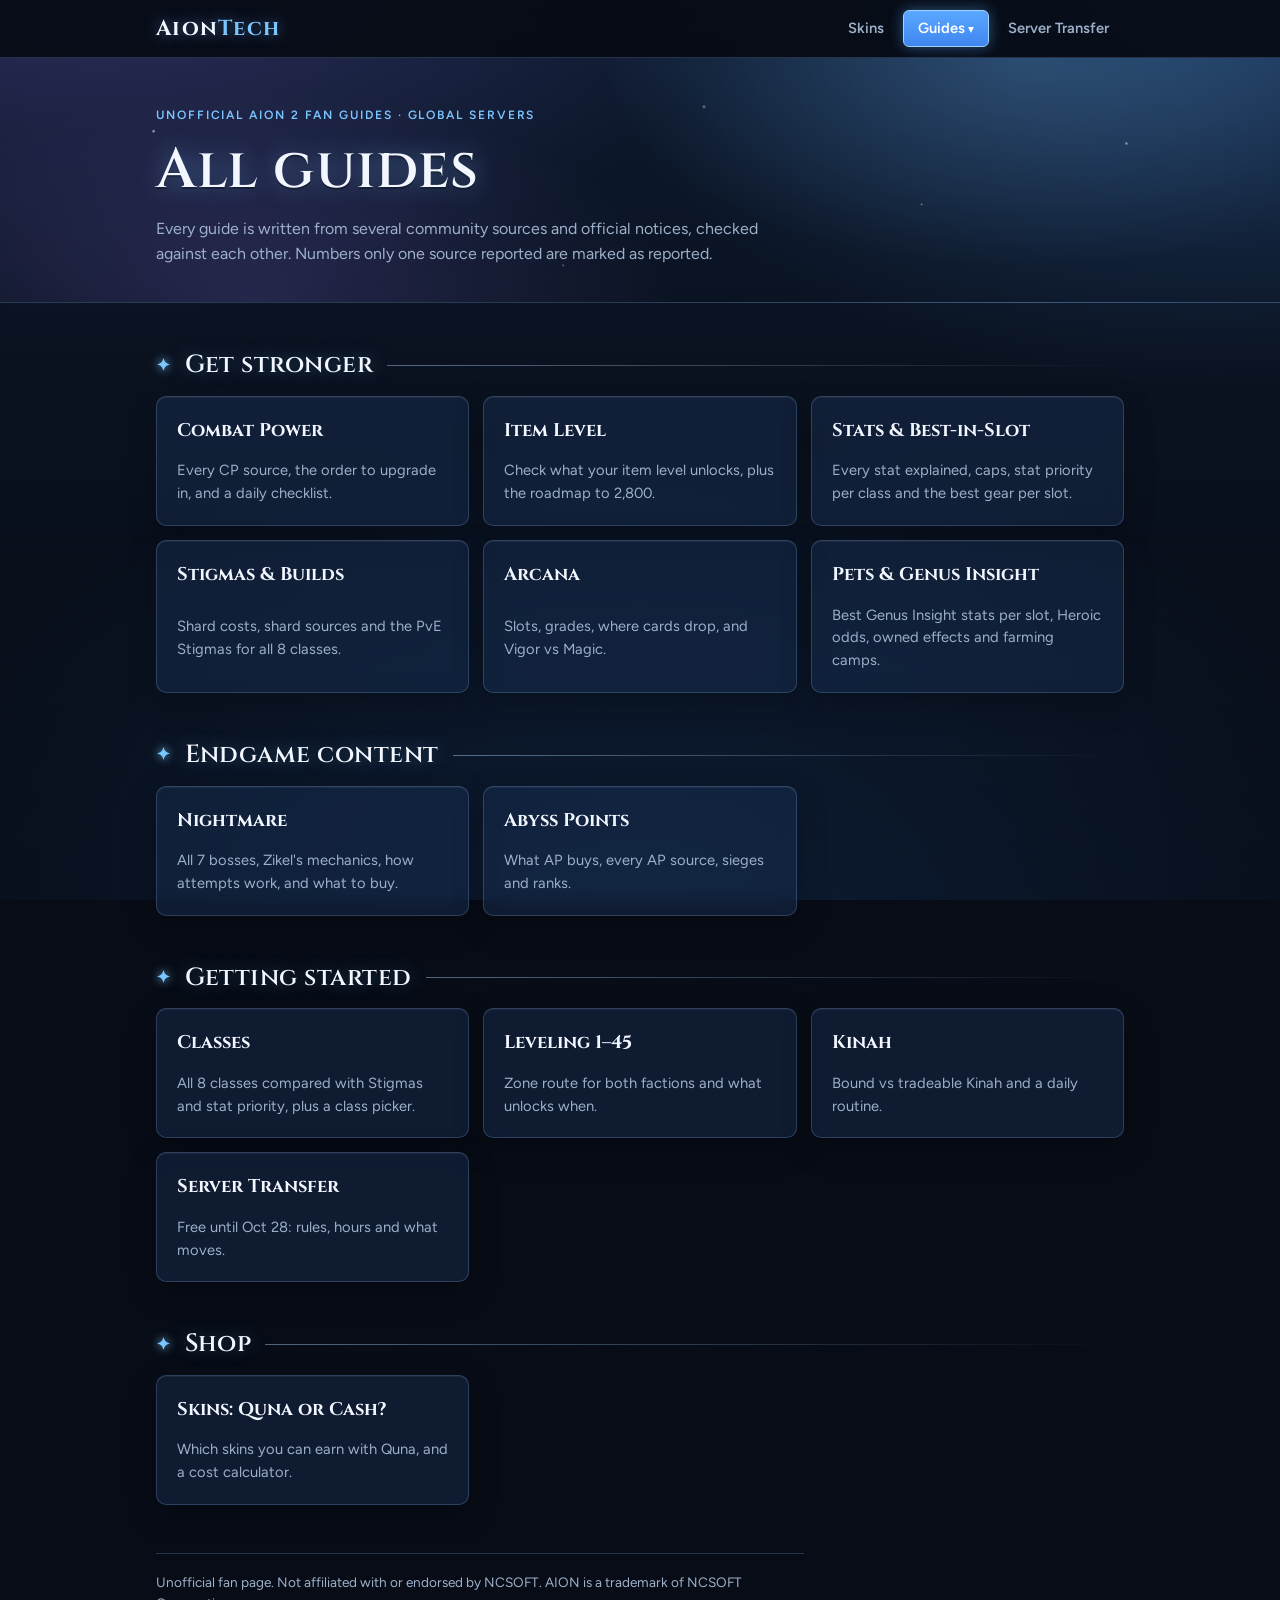
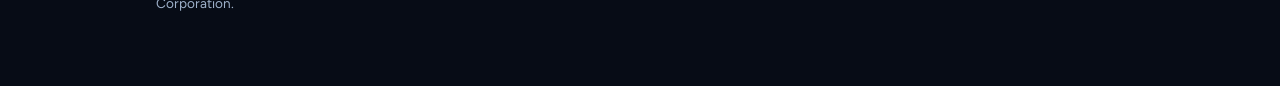
<file: guides.html>
<!doctype html>
<html lang="en">
<head>
<meta charset="utf-8">
<meta name="viewport" content="width=device-width, initial-scale=1, viewport-fit=cover">
<title>AionTech · AION 2 Guides</title>
<meta name="description" content="All AionTech guides for AION 2 global: Combat Power, item level, Arcana, pets and Genus Insight, Nightmare, Abyss Points, leveling, Kinah, classes and server transfer.">
<link rel="preconnect" href="https://fonts.googleapis.com">
<link rel="preconnect" href="https://fonts.gstatic.com" crossorigin>
<link rel="stylesheet" href="https://fonts.googleapis.com/css2?family=Cinzel:wght@600;700&family=Figtree:wght@400;500;600;700&family=IBM+Plex+Mono:wght@500&display=swap">
<link rel="canonical" href="https://aion2tech.netlify.app/guides.html">
<link rel="stylesheet" href="styles.css">
<style>
.cards { display: grid; grid-template-columns: repeat(auto-fill, minmax(260px, 1fr)); gap: 14px; }
.card { text-decoration: none; color: var(--fg); }
.card:hover { border-color: var(--accent); box-shadow: 0 0 18px rgba(124, 198, 255, .25); }
.card h3 { font-family: var(--font-display); font-size: 1.15rem; color: #f2f6ff; }
.card p { margin: 0; color: var(--muted); font-size: .92rem; }
</style>
</head>
<body>
<nav class="nav" aria-label="Site">
  <div class="wrap">
    <a class="brand" href="./">Aion<span>Tech</span></a>
    <ul>
      <li><a href="./">Skins</a></li>
      <li class="menu">
        <details>
          <summary class="active">Guides</summary>
          <div class="menu-panel">
          <div class="menu-group"><span class="eyebrow">Get stronger</span>
            <a href="combat-power.html">Combat Power</a>
            <a href="item-level.html">Item Level</a>
            <a href="stats.html">Stats &amp; Best-in-Slot</a>
            <a href="stigmas.html">Stigmas &amp; Builds</a>
            <a href="arcana.html">Arcana</a>
            <a href="pets.html">Pets &amp; Genus Insight</a>
          </div>
          <div class="menu-group"><span class="eyebrow">Endgame</span>
            <a href="nightmare.html">Nightmare</a>
            <a href="abyss-points.html">Abyss Points</a>
          </div>
          <div class="menu-group"><span class="eyebrow">Getting started</span>
            <a href="classes.html">Classes</a>
            <a href="leveling.html">Leveling 1–45</a>
            <a href="kinah.html">Kinah</a>
            <a href="server-transfer.html">Server Transfer</a>
          </div>
            <a class="menu-all" href="guides.html" aria-current="page">All guides →</a>
          </div>
        </details>
      </li>
      <li><a href="server-transfer.html">Server Transfer</a></li>
    </ul>
  </div>
</nav>

<header class="hero">
  <div class="wrap">
    <span class="eyebrow">Unofficial AION 2 fan guides · Global servers</span>
    <h1>All guides</h1>
    <p>Every guide is written from several community sources and official notices, checked against each other. Numbers only one source reported are marked as reported.</p>
  </div>
</header>

<main class="wrap" id="hub"></main>

<script>
const GROUPS = [
  ["Get stronger", [
    ["combat-power.html", "Combat Power", "Every CP source, the order to upgrade in, and a daily checklist."],
    ["item-level.html", "Item Level", "Check what your item level unlocks, plus the roadmap to 2,800."],
    ["stats.html", "Stats & Best-in-Slot", "Every stat explained, caps, stat priority per class and the best gear per slot."],
    ["stigmas.html", "Stigmas & Builds", "Shard costs, shard sources and the PvE Stigmas for all 8 classes."],
    ["arcana.html", "Arcana", "Slots, grades, where cards drop, and Vigor vs Magic."],
    ["pets.html", "Pets & Genus Insight", "Best Genus Insight stats per slot, Heroic odds, owned effects and farming camps."],
  ]],
  ["Endgame content", [
    ["nightmare.html", "Nightmare", "All 7 bosses, Zikel's mechanics, how attempts work, and what to buy."],
    ["abyss-points.html", "Abyss Points", "What AP buys, every AP source, sieges and ranks."],
  ]],
  ["Getting started", [
    ["classes.html", "Classes", "All 8 classes compared with Stigmas and stat priority, plus a class picker."],
    ["leveling.html", "Leveling 1–45", "Zone route for both factions and what unlocks when."],
    ["kinah.html", "Kinah", "Bound vs tradeable Kinah and a daily routine."],
    ["server-transfer.html", "Server Transfer", "Free until Oct 28: rules, hours and what moves."],
  ]],
  ["Shop", [
    ["./", "Skins: Quna or Cash?", "Which skins you can earn with Quna, and a cost calculator."],
  ]],
];
document.getElementById("hub").innerHTML = GROUPS.map(([g, items]) => `
  <section><h2>${g}</h2><div class="cards">${items.map(([href, t, d]) =>
    `<a class="panel card" href="${href}"><h3>${t}</h3><p>${d}</p></a>`).join("")}</div></section>`).join("") +
  `<section class="sources"><p class="disclaimer">Unofficial fan page. Not affiliated with or endorsed by NCSOFT. AION is a trademark of NCSOFT Corporation.</p></section>`;
</script>
<script data-menu-close>document.addEventListener("click",e=>{document.querySelectorAll(".menu details[open]").forEach(d=>{if(!d.contains(e.target))d.open=false})});document.addEventListener("keydown",e=>{if(e.key==="Escape")document.querySelectorAll(".menu details[open]").forEach(d=>d.open=false)});</script>
</body>
</html>
</file>
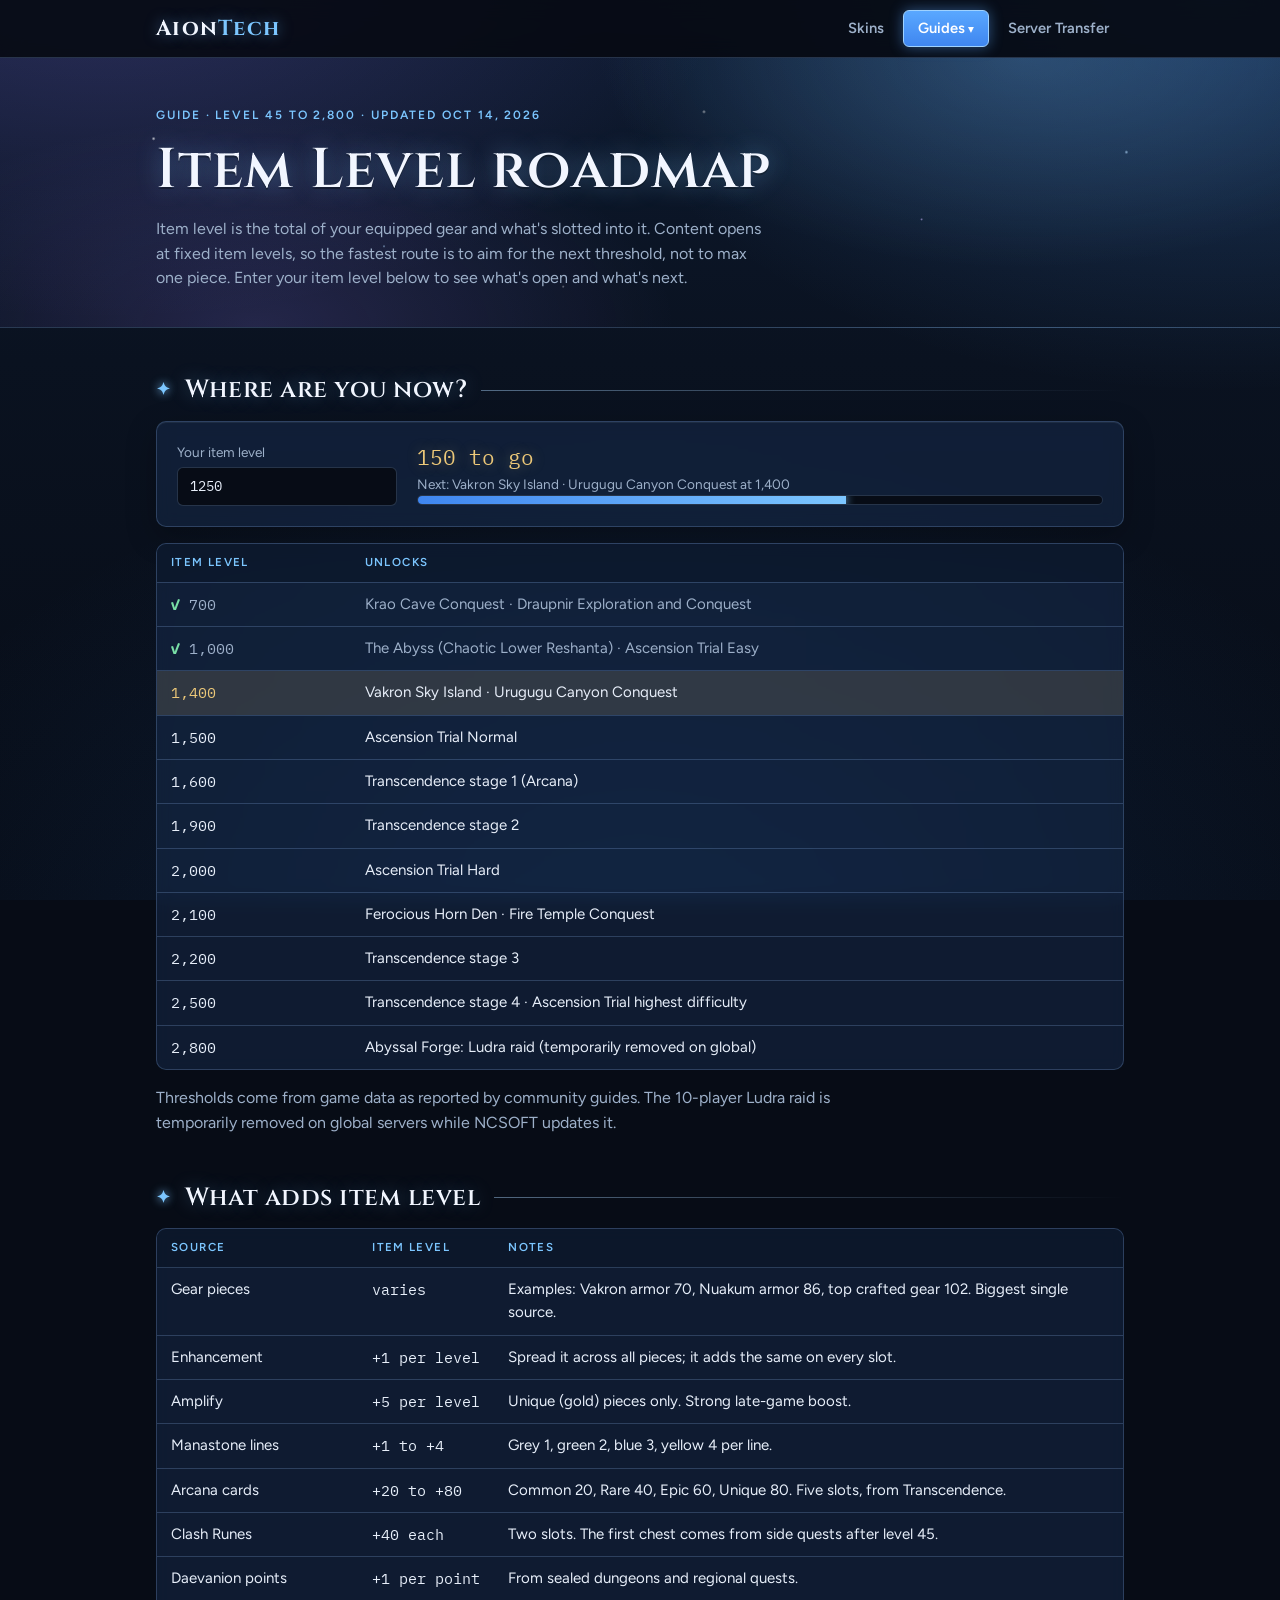
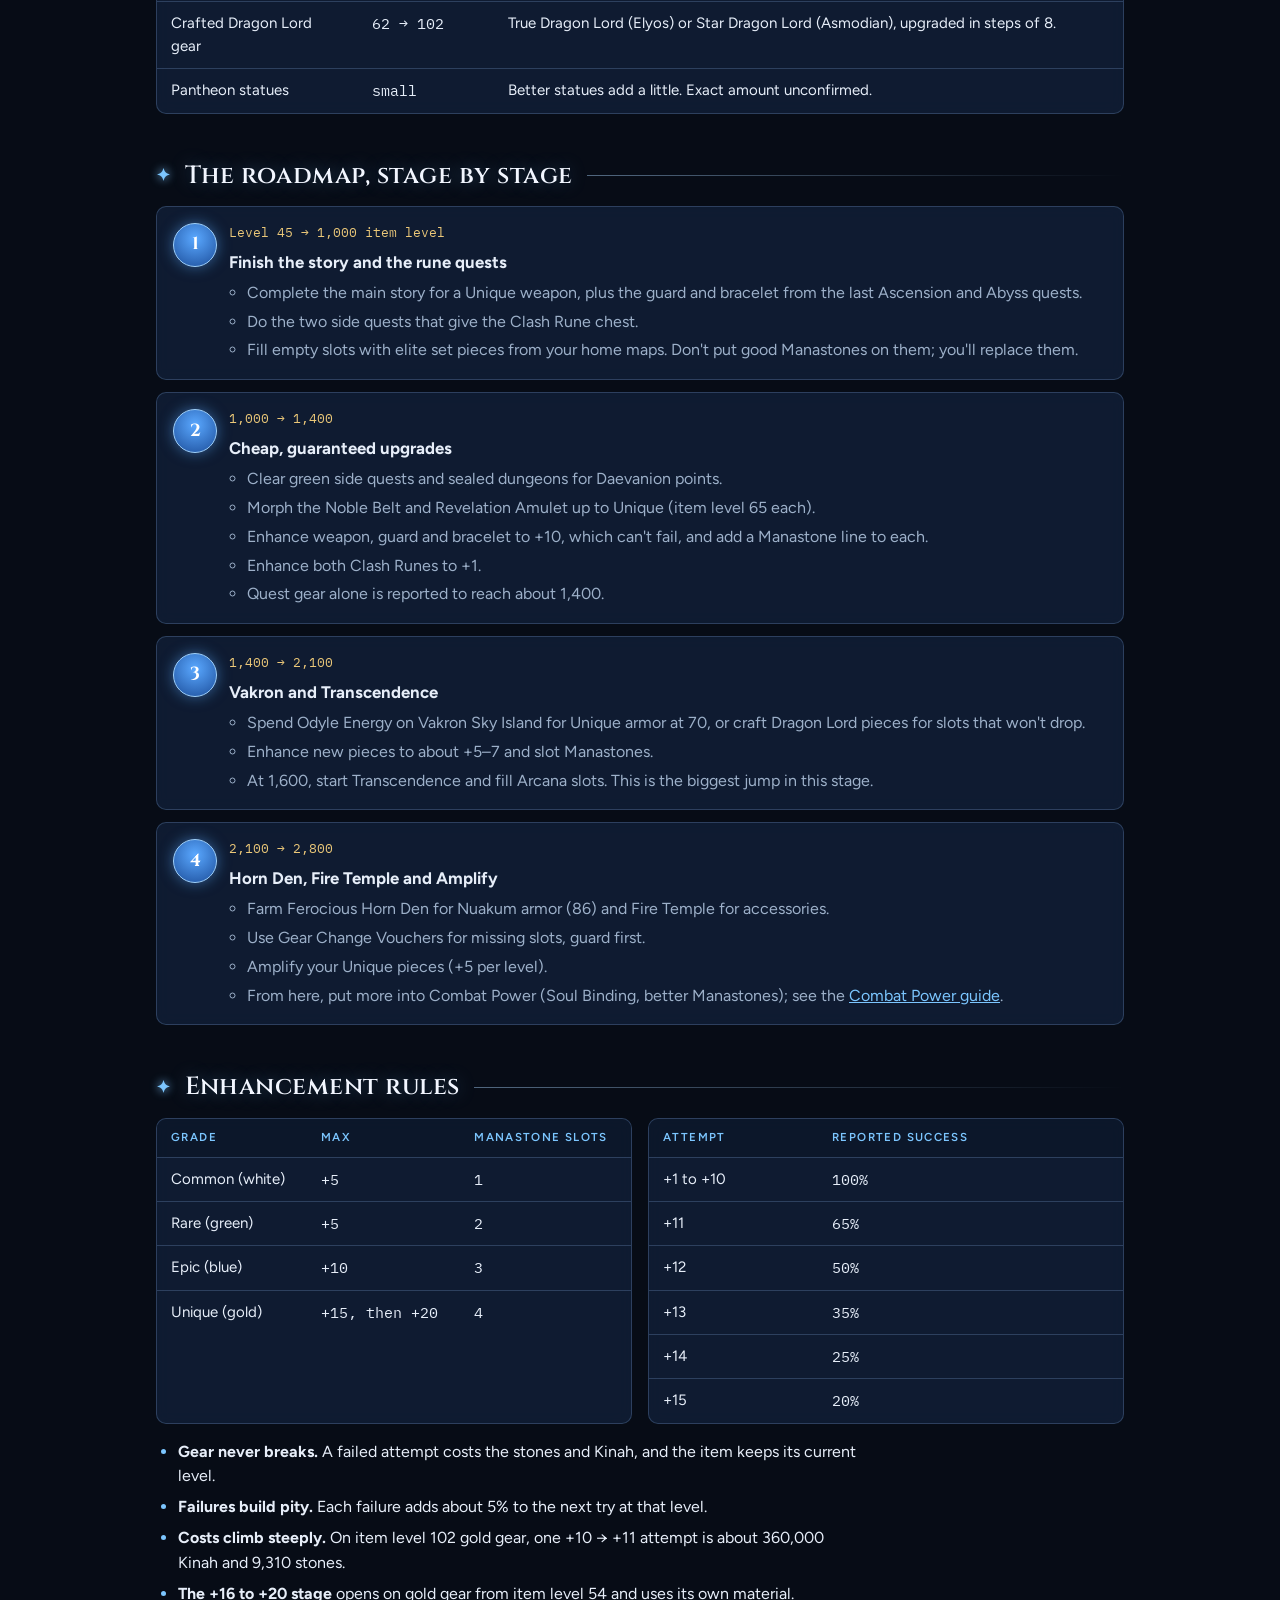
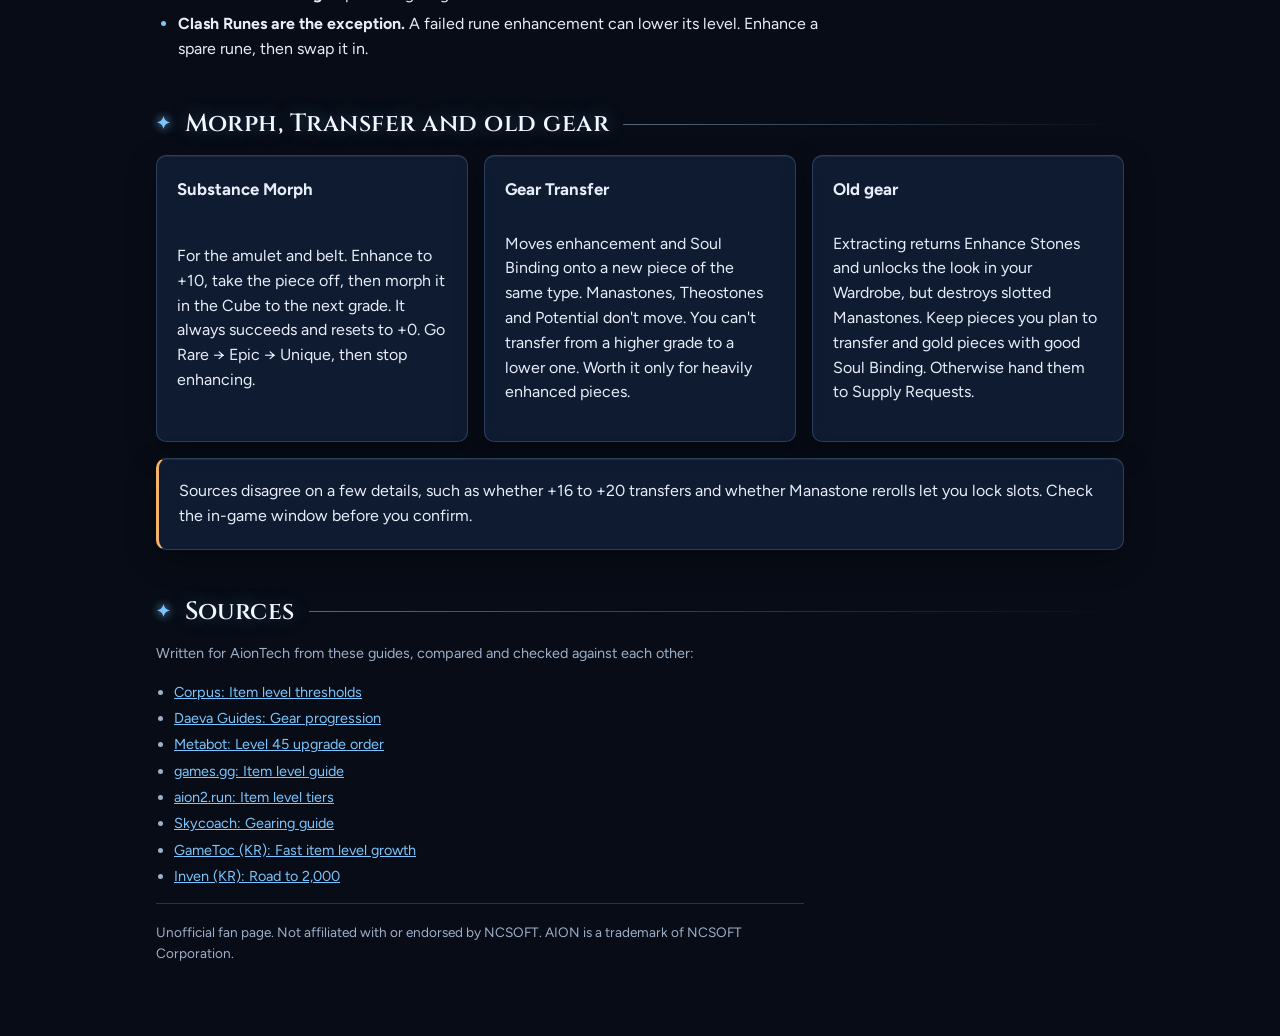
<file: item-level.html>
<!doctype html>
<html lang="en">
<head>
<meta charset="utf-8">
<meta name="viewport" content="width=device-width, initial-scale=1, viewport-fit=cover">
<title>AionTech · AION 2 Item Level Guide</title>
<meta name="description" content="AION 2 item level roadmap from level 45 to 2,800: every content threshold, where item level comes from, enhancement success rates, Substance Morph and Gear Transfer.">
<link rel="preconnect" href="https://fonts.googleapis.com">
<link rel="preconnect" href="https://fonts.gstatic.com" crossorigin>
<link rel="stylesheet" href="https://fonts.googleapis.com/css2?family=Cinzel:wght@600;700&family=Figtree:wght@400;500;600;700&family=IBM+Plex+Mono:wght@500&display=swap">
<link rel="canonical" href="https://aion2tech.netlify.app/item-level.html">
<link rel="stylesheet" href="styles.css">
<style>
.where { display: grid; grid-template-columns: minmax(0, 220px) 1fr; gap: 20px; align-items: center; }
@media (max-width: 600px) { .where { grid-template-columns: 1fr; } }
.where .result { font-size: 1.3rem; }
</style>
</head>
<body>
<nav class="nav" aria-label="Site">
  <div class="wrap">
    <a class="brand" href="./">Aion<span>Tech</span></a>
    <ul>
      <li><a href="./">Skins</a></li>
      <li class="menu">
        <details>
          <summary class="active">Guides</summary>
          <div class="menu-panel">
          <div class="menu-group"><span class="eyebrow">Get stronger</span>
            <a href="combat-power.html">Combat Power</a>
            <a href="item-level.html" aria-current="page">Item Level</a>
            <a href="stats.html">Stats &amp; Best-in-Slot</a>
            <a href="stigmas.html">Stigmas &amp; Builds</a>
            <a href="arcana.html">Arcana</a>
            <a href="pets.html">Pets &amp; Genus Insight</a>
          </div>
          <div class="menu-group"><span class="eyebrow">Endgame</span>
            <a href="nightmare.html">Nightmare</a>
            <a href="abyss-points.html">Abyss Points</a>
          </div>
          <div class="menu-group"><span class="eyebrow">Getting started</span>
            <a href="classes.html">Classes</a>
            <a href="leveling.html">Leveling 1–45</a>
            <a href="kinah.html">Kinah</a>
            <a href="server-transfer.html">Server Transfer</a>
          </div>
            <a class="menu-all" href="guides.html">All guides →</a>
          </div>
        </details>
      </li>
      <li><a href="server-transfer.html">Server Transfer</a></li>
    </ul>
  </div>
</nav>

<header class="hero">
  <div class="wrap">
    <span class="eyebrow">Guide · Level 45 to 2,800 · Updated Oct 14, 2026</span>
    <h1>Item Level roadmap</h1>
    <p>Item level is the total of your equipped gear and what's slotted into it. Content opens at fixed item levels, so the fastest route is to aim for the next threshold, not to max one piece. Enter your item level below to see what's open and what's next.</p>
  </div>
</header>

<main class="wrap">

  <section aria-labelledby="where-h">
    <h2 id="where-h">Where are you now?</h2>
    <div class="panel where">
      <label for="il">Your item level
        <input id="il" type="number" min="0" step="1" value="1250" inputmode="numeric">
      </label>
      <div>
        <div class="result" id="next"></div>
        <div class="meter" aria-hidden="true"><i id="bar"></i></div>
      </div>
    </div>
    <div class="table-box">
      <table>
        <thead><tr><th>Item level</th><th>Unlocks</th></tr></thead>
        <tbody id="gates"></tbody>
      </table>
    </div>
    <p class="lead">Thresholds come from game data as reported by community guides. The 10-player Ludra raid is temporarily removed on global servers while NCSOFT updates it.</p>
  </section>

  <section aria-labelledby="add-h">
    <h2 id="add-h">What adds item level</h2>
    <div class="table-box">
      <table>
        <thead><tr><th>Source</th><th>Item level</th><th>Notes</th></tr></thead>
        <tbody>
          <tr><td>Gear pieces</td><td class="n">varies</td><td>Examples: Vakron armor 70, Nuakum armor 86, top crafted gear 102. Biggest single source.</td></tr>
          <tr><td>Enhancement</td><td class="n">+1 per level</td><td>Spread it across all pieces; it adds the same on every slot.</td></tr>
          <tr><td>Amplify</td><td class="n">+5 per level</td><td>Unique (gold) pieces only. Strong late-game boost.</td></tr>
          <tr><td>Manastone lines</td><td class="n">+1 to +4</td><td>Grey 1, green 2, blue 3, yellow 4 per line.</td></tr>
          <tr><td>Arcana cards</td><td class="n">+20 to +80</td><td>Common 20, Rare 40, Epic 60, Unique 80. Five slots, from Transcendence.</td></tr>
          <tr><td>Clash Runes</td><td class="n">+40 each</td><td>Two slots. The first chest comes from side quests after level 45.</td></tr>
          <tr><td>Daevanion points</td><td class="n">+1 per point</td><td>From sealed dungeons and regional quests.</td></tr>
          <tr><td>Crafted Dragon Lord gear</td><td class="n">62 → 102</td><td>True Dragon Lord (Elyos) or Star Dragon Lord (Asmodian), upgraded in steps of 8.</td></tr>
          <tr><td>Pantheon statues</td><td class="n">small</td><td>Better statues add a little. Exact amount unconfirmed.</td></tr>
        </tbody>
      </table>
    </div>
  </section>

  <section aria-labelledby="road-h">
    <h2 id="road-h">The roadmap, stage by stage</h2>
    <ol class="steps">
      <li><div><span class="stage">Level 45 → 1,000 item level</span><h3>Finish the story and the rune quests</h3><ul><li>Complete the main story for a Unique weapon, plus the guard and bracelet from the last Ascension and Abyss quests.</li><li>Do the two side quests that give the Clash Rune chest.</li><li>Fill empty slots with elite set pieces from your home maps. Don't put good Manastones on them; you'll replace them.</li></ul></div></li>
      <li><div><span class="stage">1,000 → 1,400</span><h3>Cheap, guaranteed upgrades</h3><ul><li>Clear green side quests and sealed dungeons for Daevanion points.</li><li>Morph the Noble Belt and Revelation Amulet up to Unique (item level 65 each).</li><li>Enhance weapon, guard and bracelet to +10, which can't fail, and add a Manastone line to each.</li><li>Enhance both Clash Runes to +1.</li><li>Quest gear alone is reported to reach about 1,400.</li></ul></div></li>
      <li><div><span class="stage">1,400 → 2,100</span><h3>Vakron and Transcendence</h3><ul><li>Spend Odyle Energy on Vakron Sky Island for Unique armor at 70, or craft Dragon Lord pieces for slots that won't drop.</li><li>Enhance new pieces to about +5–7 and slot Manastones.</li><li>At 1,600, start Transcendence and fill Arcana slots. This is the biggest jump in this stage.</li></ul></div></li>
      <li><div><span class="stage">2,100 → 2,800</span><h3>Horn Den, Fire Temple and Amplify</h3><ul><li>Farm Ferocious Horn Den for Nuakum armor (86) and Fire Temple for accessories.</li><li>Use Gear Change Vouchers for missing slots, guard first.</li><li>Amplify your Unique pieces (+5 per level).</li><li>From here, put more into Combat Power (Soul Binding, better Manastones); see the <a href="combat-power.html">Combat Power guide</a>.</li></ul></div></li>
    </ol>
  </section>

  <section aria-labelledby="enh-h">
    <h2 id="enh-h">Enhancement rules</h2>
    <div class="grid2">
      <div class="table-box">
        <table style="min-width: 0">
          <thead><tr><th>Grade</th><th>Max</th><th>Manastone slots</th></tr></thead>
          <tbody>
            <tr><td>Common (white)</td><td class="n">+5</td><td class="n">1</td></tr>
            <tr><td>Rare (green)</td><td class="n">+5</td><td class="n">2</td></tr>
            <tr><td>Epic (blue)</td><td class="n">+10</td><td class="n">3</td></tr>
            <tr><td>Unique (gold)</td><td class="n">+15, then +20</td><td class="n">4</td></tr>
          </tbody>
        </table>
      </div>
      <div class="table-box">
        <table style="min-width: 0">
          <thead><tr><th>Attempt</th><th>Reported success</th></tr></thead>
          <tbody>
            <tr><td>+1 to +10</td><td class="n">100%</td></tr>
            <tr><td>+11</td><td class="n">65%</td></tr>
            <tr><td>+12</td><td class="n">50%</td></tr>
            <tr><td>+13</td><td class="n">35%</td></tr>
            <tr><td>+14</td><td class="n">25%</td></tr>
            <tr><td>+15</td><td class="n">20%</td></tr>
          </tbody>
        </table>
      </div>
    </div>
    <div class="prose">
      <ul>
        <li><strong>Gear never breaks.</strong> A failed attempt costs the stones and Kinah, and the item keeps its current level.</li>
        <li><strong>Failures build pity.</strong> Each failure adds about 5% to the next try at that level.</li>
        <li><strong>Costs climb steeply.</strong> On item level 102 gold gear, one +10 → +11 attempt is about 360,000 Kinah and 9,310 stones.</li>
        <li><strong>The +16 to +20 stage</strong> opens on gold gear from item level 54 and uses its own material.</li>
        <li><strong>Clash Runes are the exception.</strong> A failed rune enhancement can lower its level. Enhance a spare rune, then swap it in.</li>
      </ul>
    </div>
  </section>

  <section aria-labelledby="systems-h">
    <h2 id="systems-h">Morph, Transfer and old gear</h2>
    <div class="grid2">
      <div class="panel">
        <h3>Substance Morph</h3>
        <p>For the amulet and belt. Enhance to +10, take the piece off, then morph it in the Cube to the next grade. It always succeeds and resets to +0. Go Rare → Epic → Unique, then stop enhancing.</p>
      </div>
      <div class="panel">
        <h3>Gear Transfer</h3>
        <p>Moves enhancement and Soul Binding onto a new piece of the same type. Manastones, Theostones and Potential don't move. You can't transfer from a higher grade to a lower one. Worth it only for heavily enhanced pieces.</p>
      </div>
      <div class="panel">
        <h3>Old gear</h3>
        <p>Extracting returns Enhance Stones and unlocks the look in your Wardrobe, but destroys slotted Manastones. Keep pieces you plan to transfer and gold pieces with good Soul Binding. Otherwise hand them to Supply Requests.</p>
      </div>
    </div>
    <div class="callout warn"><p>Sources disagree on a few details, such as whether +16 to +20 transfers and whether Manastone rerolls let you lock slots. Check the in-game window before you confirm.</p></div>
  </section>

  <section aria-labelledby="src-h" class="sources">
    <h2 id="src-h">Sources</h2>
    <p>Written for AionTech from these guides, compared and checked against each other:</p>
    <ul>
      <li><a href="https://corpus.gg/blog/aion-2/gear-score-guide" target="_blank" rel="noopener">Corpus: Item level thresholds</a></li>
      <li><a href="https://daevaguides.com/en/guides/gear-progression/" target="_blank" rel="noopener">Daeva Guides: Gear progression</a></li>
      <li><a href="https://metabot.gg/en/aion-2/guides/gear-progression-guide" target="_blank" rel="noopener">Metabot: Level 45 upgrade order</a></li>
      <li><a href="https://games.gg/aion-2/guides/aion-2-item-level-guide/" target="_blank" rel="noopener">games.gg: Item level guide</a></li>
      <li><a href="https://aion2.run/en/astuces/equipement-progression-ilvl" target="_blank" rel="noopener">aion2.run: Item level tiers</a></li>
      <li><a href="https://skycoach.gg/blog/aion-2/articles/aion-2-gearing-guide" target="_blank" rel="noopener">Skycoach: Gearing guide</a></li>
      <li><a href="https://www.gametoc.co.kr/news/articleView.html?idxno=104231" target="_blank" rel="noopener">GameToc (KR): Fast item level growth</a></li>
      <li><a href="https://www.inven.co.kr/webzine/news/?news=311703&amp;site=aion2" target="_blank" rel="noopener">Inven (KR): Road to 2,000</a></li>
    </ul>
    <p class="disclaimer">Unofficial fan page. Not affiliated with or endorsed by NCSOFT. AION is a trademark of NCSOFT Corporation.</p>
  </section>
</main>

<script>
const GATES = [
  [700, "Krao Cave Conquest · Draupnir Exploration and Conquest"],
  [1000, "The Abyss (Chaotic Lower Reshanta) · Ascension Trial Easy"],
  [1400, "Vakron Sky Island · Urugugu Canyon Conquest"],
  [1500, "Ascension Trial Normal"],
  [1600, "Transcendence stage 1 (Arcana)"],
  [1900, "Transcendence stage 2"],
  [2000, "Ascension Trial Hard"],
  [2100, "Ferocious Horn Den · Fire Temple Conquest"],
  [2200, "Transcendence stage 3"],
  [2500, "Transcendence stage 4 · Ascension Trial highest difficulty"],
  [2800, "Abyssal Forge: Ludra raid (temporarily removed on global)"],
];
const $ = (s) => document.querySelector(s);
try { const v = localStorage.getItem("at-il"); if (v) $("#il").value = v; } catch (e) {}
function update() {
  const il = Math.max(0, Math.round(+$("#il").value || 0));
  try { localStorage.setItem("at-il", il); } catch (e) {}
  const nextIdx = GATES.findIndex(([g]) => g > il);
  $("#gates").innerHTML = GATES.map(([g, what], i) =>
    `<tr class="${g <= il ? "done" : i === nextIdx ? "next" : ""}"><td class="n">${g.toLocaleString()}</td><td>${what}</td></tr>`).join("");
  if (nextIdx === -1) { $("#next").innerHTML = `Everything is open.<small>Focus on Combat Power from here.</small>`; $("#bar").style.width = "100%"; return; }
  const [g, what] = GATES[nextIdx], prev = nextIdx ? GATES[nextIdx - 1][0] : 0;
  $("#next").innerHTML = `${(g - il).toLocaleString()} to go<small>Next: ${what} at ${g.toLocaleString()}</small>`;
  $("#bar").style.width = Math.min(100, Math.max(0, (il - prev) / (g - prev) * 100)) + "%";
}
$("#il").addEventListener("input", update);
update();
</script>
<script data-menu-close>document.addEventListener("click",e=>{document.querySelectorAll(".menu details[open]").forEach(d=>{if(!d.contains(e.target))d.open=false})});document.addEventListener("keydown",e=>{if(e.key==="Escape")document.querySelectorAll(".menu details[open]").forEach(d=>d.open=false)});</script>
</body>
</html>
</file>
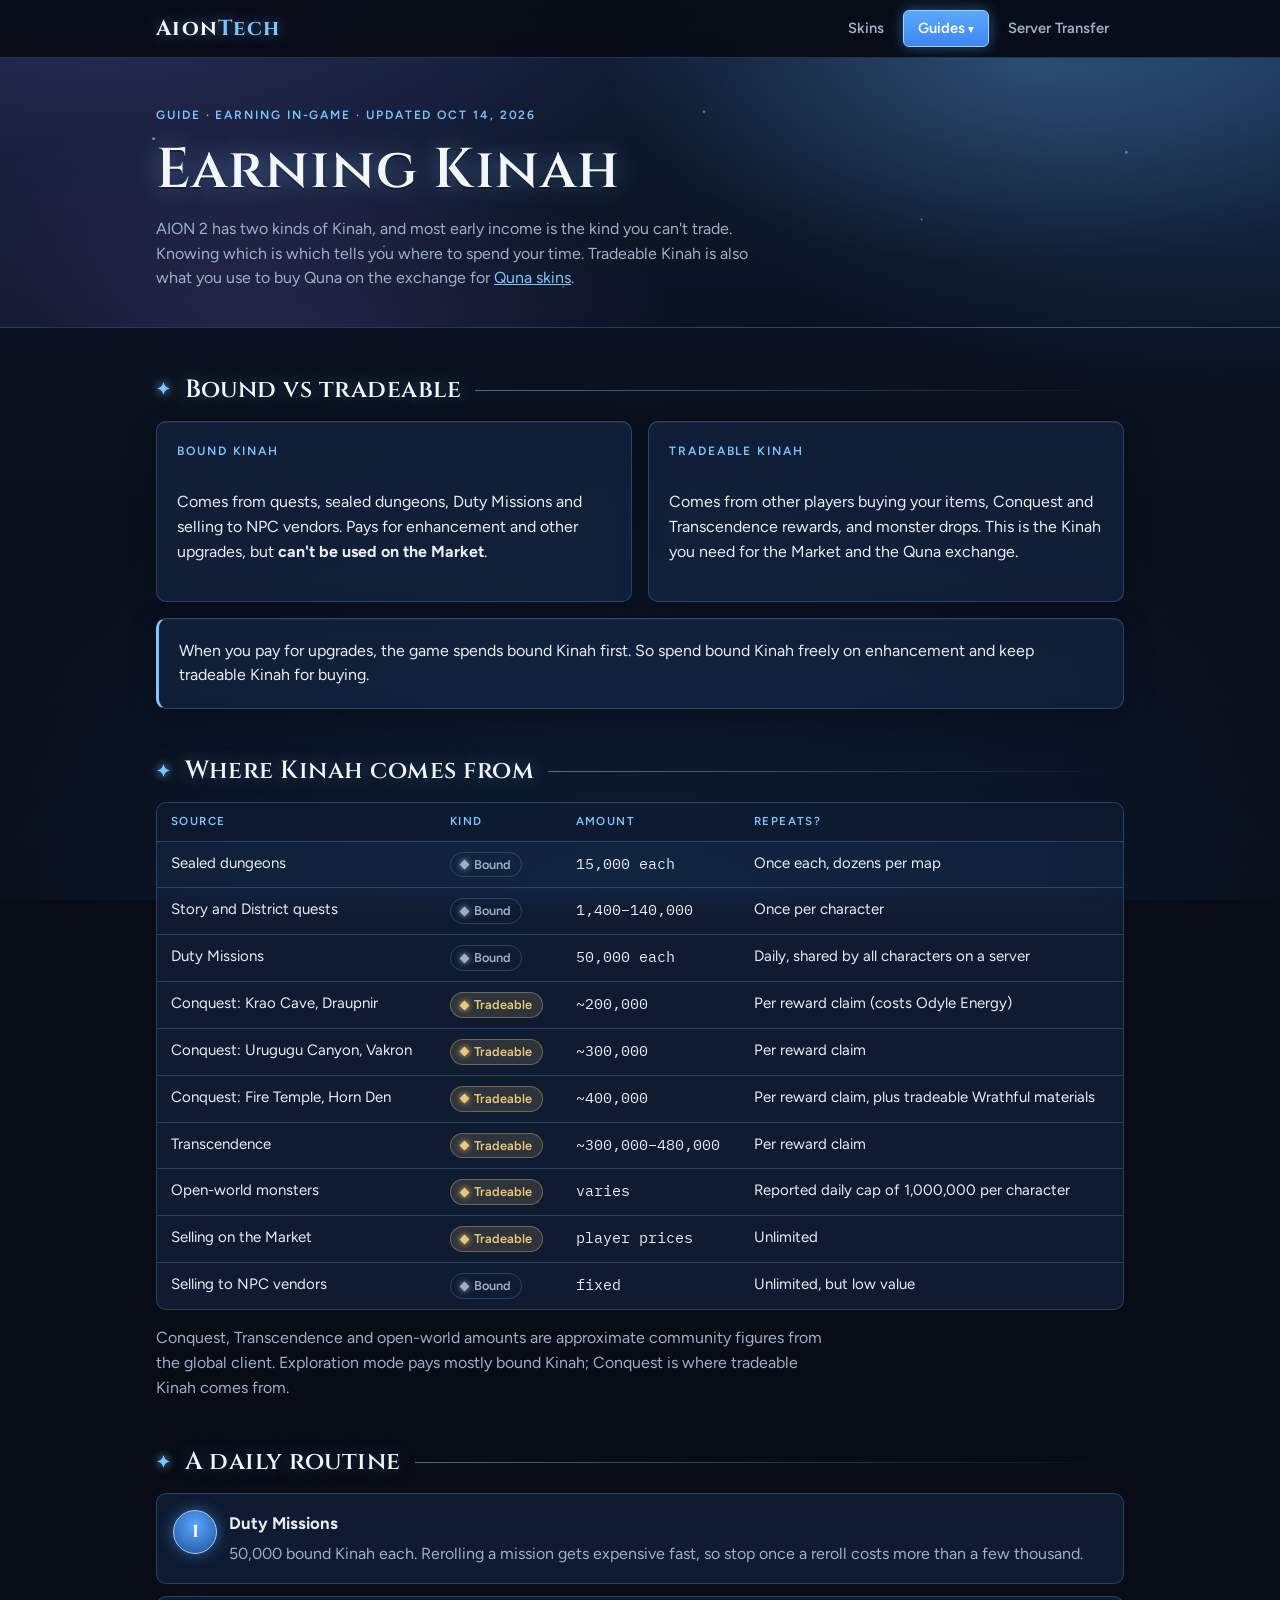
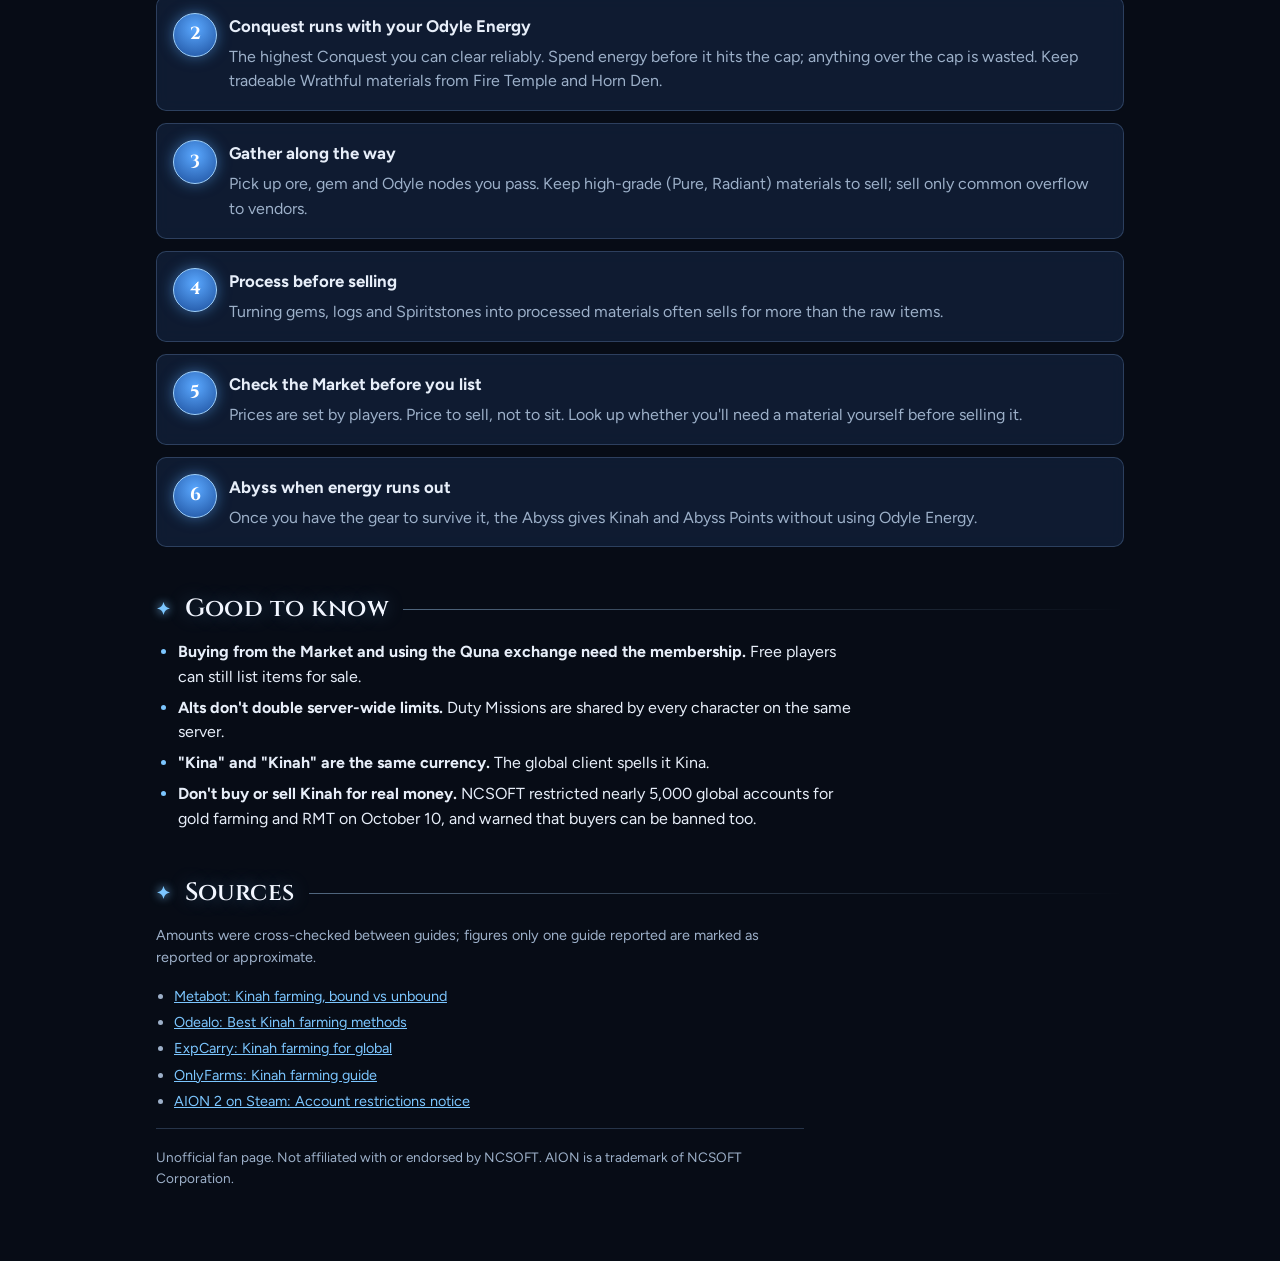
<file: kinah.html>
<!doctype html>
<html lang="en">
<head>
<meta charset="utf-8">
<meta name="viewport" content="width=device-width, initial-scale=1, viewport-fit=cover">
<title>AionTech · AION 2 Kinah Guide</title>
<meta name="description" content="How to earn Kinah in AION 2: bound vs tradeable Kinah, every income source with amounts, and a daily routine that doesn't waste Odyle Energy.">
<link rel="preconnect" href="https://fonts.googleapis.com">
<link rel="preconnect" href="https://fonts.gstatic.com" crossorigin>
<link rel="stylesheet" href="https://fonts.googleapis.com/css2?family=Cinzel:wght@600;700&family=Figtree:wght@400;500;600;700&family=IBM+Plex+Mono:wght@500&display=swap">
<link rel="canonical" href="https://aion2tech.netlify.app/kinah.html">
<link rel="stylesheet" href="styles.css">
</head>
<body>
<nav class="nav" aria-label="Site">
  <div class="wrap">
    <a class="brand" href="./">Aion<span>Tech</span></a>
    <ul>
      <li><a href="./">Skins</a></li>
      <li class="menu">
        <details>
          <summary class="active">Guides</summary>
          <div class="menu-panel">
          <div class="menu-group"><span class="eyebrow">Get stronger</span>
            <a href="combat-power.html">Combat Power</a>
            <a href="item-level.html">Item Level</a>
            <a href="stats.html">Stats &amp; Best-in-Slot</a>
            <a href="stigmas.html">Stigmas &amp; Builds</a>
            <a href="arcana.html">Arcana</a>
            <a href="pets.html">Pets &amp; Genus Insight</a>
          </div>
          <div class="menu-group"><span class="eyebrow">Endgame</span>
            <a href="nightmare.html">Nightmare</a>
            <a href="abyss-points.html">Abyss Points</a>
          </div>
          <div class="menu-group"><span class="eyebrow">Getting started</span>
            <a href="classes.html">Classes</a>
            <a href="leveling.html">Leveling 1–45</a>
            <a href="kinah.html" aria-current="page">Kinah</a>
            <a href="server-transfer.html">Server Transfer</a>
          </div>
            <a class="menu-all" href="guides.html">All guides →</a>
          </div>
        </details>
      </li>
      <li><a href="server-transfer.html">Server Transfer</a></li>
    </ul>
  </div>
</nav>

<header class="hero">
  <div class="wrap">
    <span class="eyebrow">Guide · Earning in-game · Updated Oct 14, 2026</span>
    <h1>Earning Kinah</h1>
    <p>AION 2 has two kinds of Kinah, and most early income is the kind you can't trade. Knowing which is which tells you where to spend your time. Tradeable Kinah is also what you use to buy Quna on the exchange for <a href="./">Quna skins</a>.</p>
  </div>
</header>

<main class="wrap">
  <section aria-labelledby="types-h">
    <h2 id="types-h">Bound vs tradeable</h2>
    <div class="grid2">
      <div class="panel">
        <span class="eyebrow">Bound Kinah</span>
        <p>Comes from quests, sealed dungeons, Duty Missions and selling to NPC vendors. Pays for enhancement and other upgrades, but <strong>can't be used on the Market</strong>.</p>
      </div>
      <div class="panel">
        <span class="eyebrow">Tradeable Kinah</span>
        <p>Comes from other players buying your items, Conquest and Transcendence rewards, and monster drops. This is the Kinah you need for the Market and the Quna exchange.</p>
      </div>
    </div>
    <div class="callout"><p>When you pay for upgrades, the game spends bound Kinah first. So spend bound Kinah freely on enhancement and keep tradeable Kinah for buying.</p></div>
  </section>

  <section aria-labelledby="src-h2">
    <h2 id="src-h2">Where Kinah comes from</h2>
    <div class="table-box">
      <table>
        <thead><tr><th>Source</th><th>Kind</th><th>Amount</th><th>Repeats?</th></tr></thead>
        <tbody>
          <tr><td>Sealed dungeons</td><td><span class="chip low">Bound</span></td><td class="n">15,000 each</td><td>Once each, dozens per map</td></tr>
          <tr><td>Story and District quests</td><td><span class="chip low">Bound</span></td><td class="n">1,400–140,000</td><td>Once per character</td></tr>
          <tr><td>Duty Missions</td><td><span class="chip low">Bound</span></td><td class="n">50,000 each</td><td>Daily, shared by all characters on a server</td></tr>
          <tr><td>Conquest: Krao Cave, Draupnir</td><td><span class="chip high">Tradeable</span></td><td class="n">~200,000</td><td>Per reward claim (costs Odyle Energy)</td></tr>
          <tr><td>Conquest: Urugugu Canyon, Vakron</td><td><span class="chip high">Tradeable</span></td><td class="n">~300,000</td><td>Per reward claim</td></tr>
          <tr><td>Conquest: Fire Temple, Horn Den</td><td><span class="chip high">Tradeable</span></td><td class="n">~400,000</td><td>Per reward claim, plus tradeable Wrathful materials</td></tr>
          <tr><td>Transcendence</td><td><span class="chip high">Tradeable</span></td><td class="n">~300,000–480,000</td><td>Per reward claim</td></tr>
          <tr><td>Open-world monsters</td><td><span class="chip high">Tradeable</span></td><td class="n">varies</td><td>Reported daily cap of 1,000,000 per character</td></tr>
          <tr><td>Selling on the Market</td><td><span class="chip high">Tradeable</span></td><td class="n">player prices</td><td>Unlimited</td></tr>
          <tr><td>Selling to NPC vendors</td><td><span class="chip low">Bound</span></td><td class="n">fixed</td><td>Unlimited, but low value</td></tr>
        </tbody>
      </table>
    </div>
    <p class="lead">Conquest, Transcendence and open-world amounts are approximate community figures from the global client. Exploration mode pays mostly bound Kinah; Conquest is where tradeable Kinah comes from.</p>
  </section>

  <section aria-labelledby="routine-h">
    <h2 id="routine-h">A daily routine</h2>
    <ol class="steps">
      <li><div><h3>Duty Missions</h3><p>50,000 bound Kinah each. Rerolling a mission gets expensive fast, so stop once a reroll costs more than a few thousand.</p></div></li>
      <li><div><h3>Conquest runs with your Odyle Energy</h3><p>The highest Conquest you can clear reliably. Spend energy before it hits the cap; anything over the cap is wasted. Keep tradeable Wrathful materials from Fire Temple and Horn Den.</p></div></li>
      <li><div><h3>Gather along the way</h3><p>Pick up ore, gem and Odyle nodes you pass. Keep high-grade (Pure, Radiant) materials to sell; sell only common overflow to vendors.</p></div></li>
      <li><div><h3>Process before selling</h3><p>Turning gems, logs and Spiritstones into processed materials often sells for more than the raw items.</p></div></li>
      <li><div><h3>Check the Market before you list</h3><p>Prices are set by players. Price to sell, not to sit. Look up whether you'll need a material yourself before selling it.</p></div></li>
      <li><div><h3>Abyss when energy runs out</h3><p>Once you have the gear to survive it, the Abyss gives Kinah and Abyss Points without using Odyle Energy.</p></div></li>
    </ol>
  </section>

  <section aria-labelledby="know-h">
    <h2 id="know-h">Good to know</h2>
    <div class="prose">
      <ul>
        <li><strong>Buying from the Market and using the Quna exchange need the membership.</strong> Free players can still list items for sale.</li>
        <li><strong>Alts don't double server-wide limits.</strong> Duty Missions are shared by every character on the same server.</li>
        <li><strong>"Kina" and "Kinah" are the same currency.</strong> The global client spells it Kina.</li>
        <li><strong>Don't buy or sell Kinah for real money.</strong> NCSOFT restricted nearly 5,000 global accounts for gold farming and RMT on October 10, and warned that buyers can be banned too.</li>
      </ul>
    </div>
  </section>

  <section aria-labelledby="src-h" class="sources">
    <h2 id="src-h">Sources</h2>
    <p>Amounts were cross-checked between guides; figures only one guide reported are marked as reported or approximate.</p>
    <ul>
      <li><a href="https://metabot.gg/en/aion-2/guides/kinah-farming-guide" target="_blank" rel="noopener">Metabot: Kinah farming, bound vs unbound</a></li>
      <li><a href="https://odealo.com/articles/best-kinah-farming-methods-aion-2-guide" target="_blank" rel="noopener">Odealo: Best Kinah farming methods</a></li>
      <li><a href="https://expcarry.com/aion2-kinah-farm-2026" target="_blank" rel="noopener">ExpCarry: Kinah farming for global</a></li>
      <li><a href="https://onlyfarms.gg/guides/aion-2-kinah-farming-guide/" target="_blank" rel="noopener">OnlyFarms: Kinah farming guide</a></li>
      <li><a href="https://steamcommunity.com/games/3393110/announcements/detail/712288859283524486" target="_blank" rel="noopener">AION 2 on Steam: Account restrictions notice</a></li>
    </ul>
    <p class="disclaimer">Unofficial fan page. Not affiliated with or endorsed by NCSOFT. AION is a trademark of NCSOFT Corporation.</p>
  </section>
</main>
<script data-menu-close>document.addEventListener("click",e=>{document.querySelectorAll(".menu details[open]").forEach(d=>{if(!d.contains(e.target))d.open=false})});document.addEventListener("keydown",e=>{if(e.key==="Escape")document.querySelectorAll(".menu details[open]").forEach(d=>d.open=false)});</script>
</body>
</html>
</file>
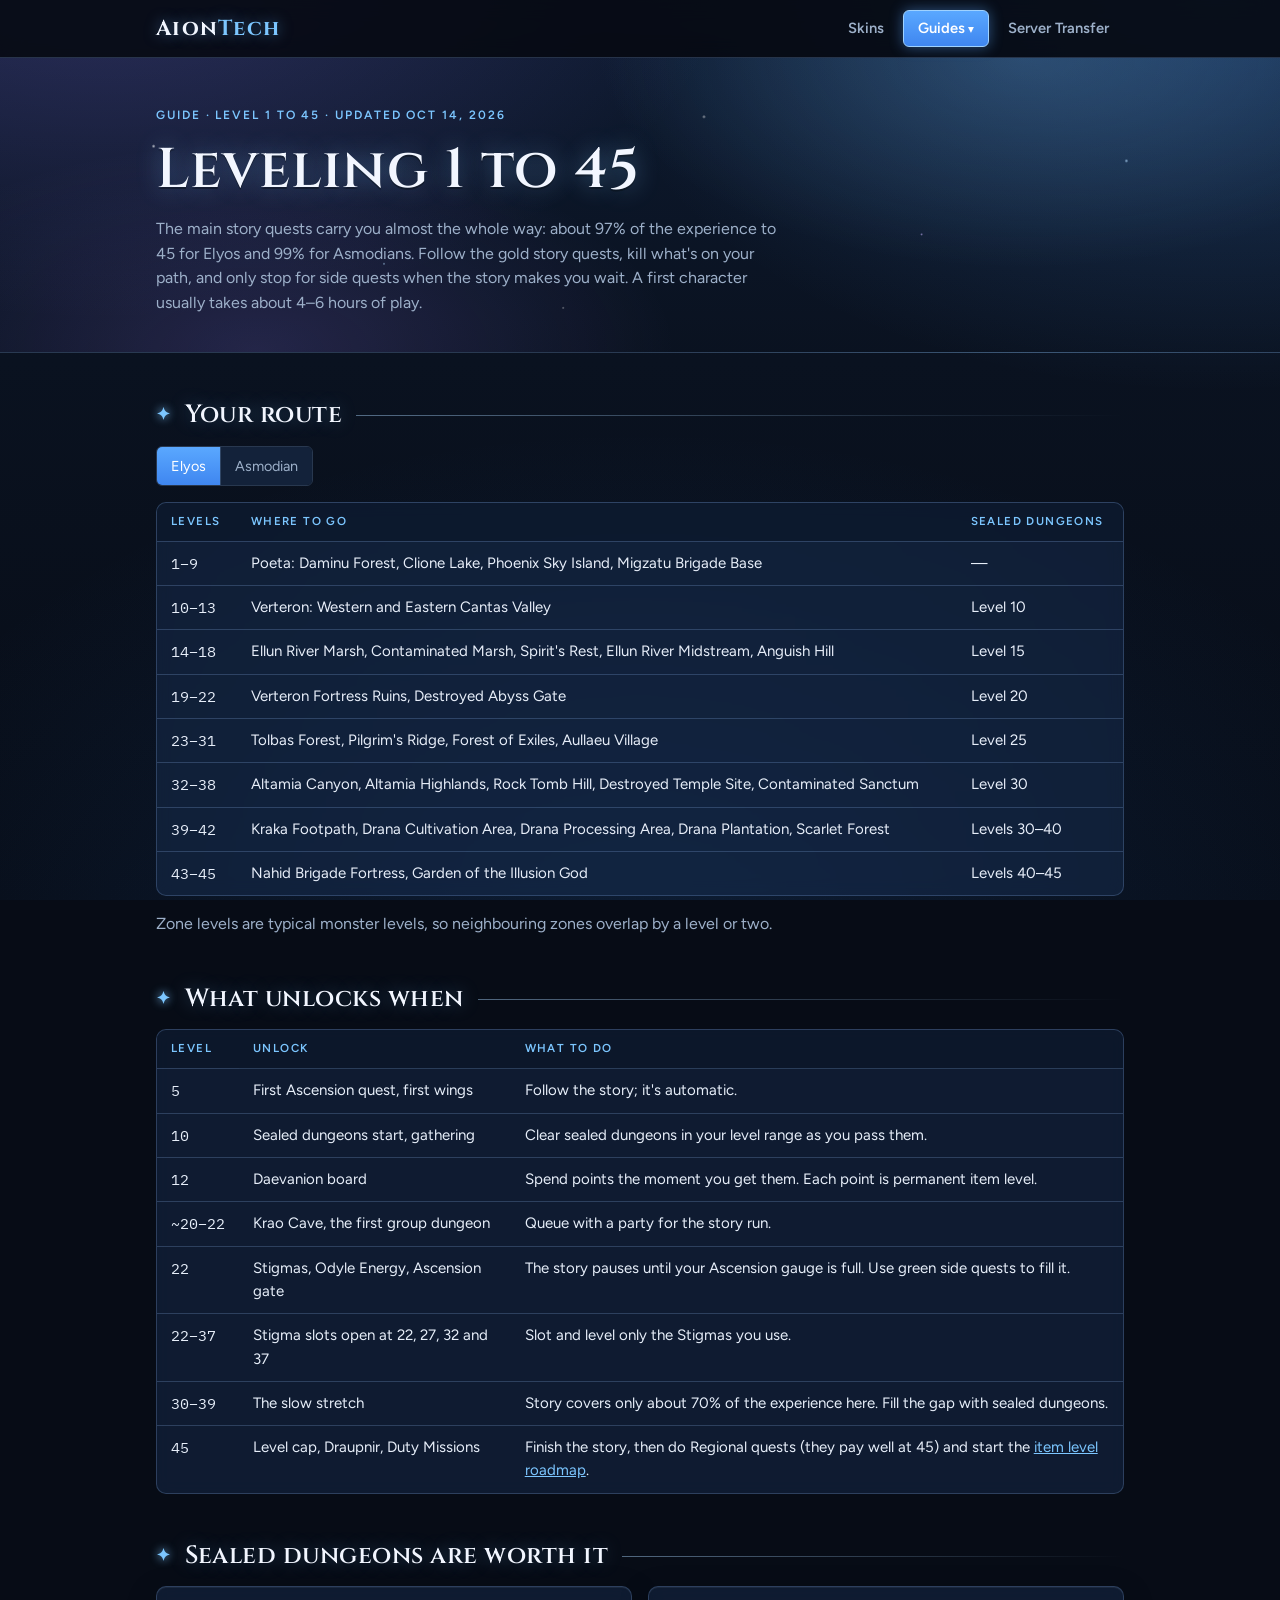
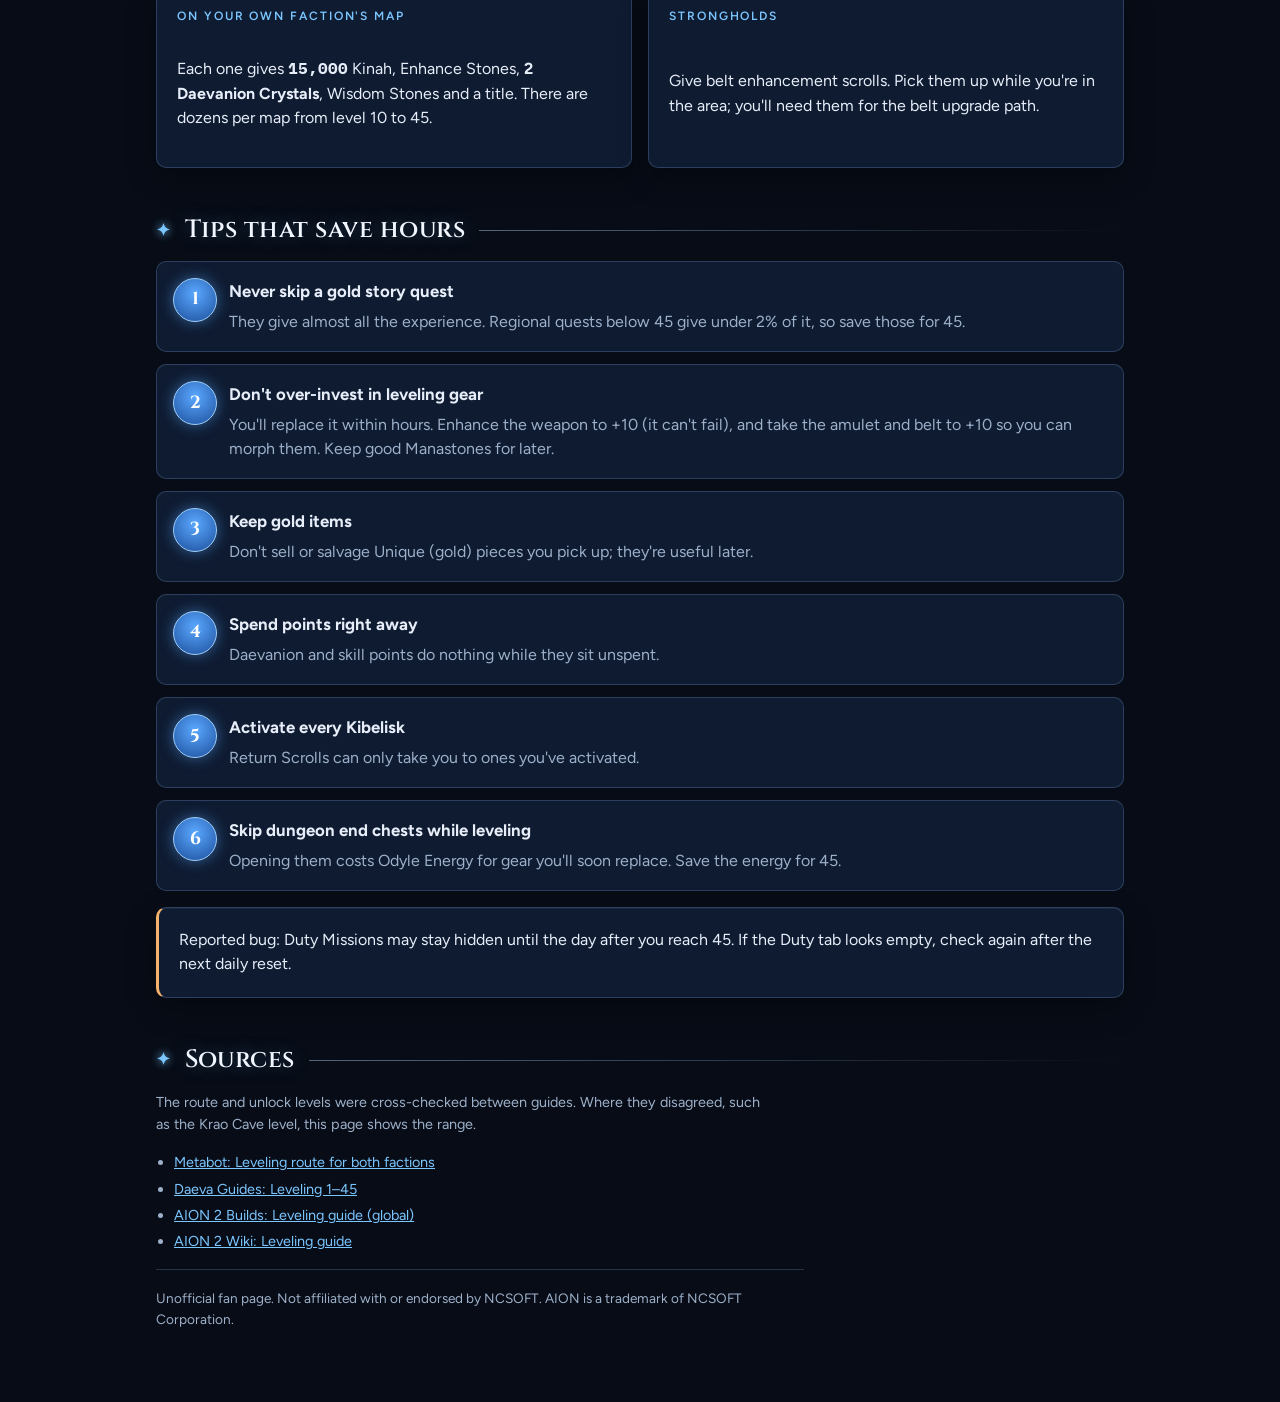
<file: leveling.html>
<!doctype html>
<html lang="en">
<head>
<meta charset="utf-8">
<meta name="viewport" content="width=device-width, initial-scale=1, viewport-fit=cover">
<title>AionTech · AION 2 Leveling Guide 1–45</title>
<meta name="description" content="AION 2 leveling route from 1 to 45 for Elyos and Asmodians: zones by level, when systems unlock, sealed dungeon rewards and the tips that save hours.">
<link rel="preconnect" href="https://fonts.googleapis.com">
<link rel="preconnect" href="https://fonts.gstatic.com" crossorigin>
<link rel="stylesheet" href="https://fonts.googleapis.com/css2?family=Cinzel:wght@600;700&family=Figtree:wght@400;500;600;700&family=IBM+Plex+Mono:wght@500&display=swap">
<link rel="canonical" href="https://aion2tech.netlify.app/leveling.html">
<link rel="stylesheet" href="styles.css">
</head>
<body>
<nav class="nav" aria-label="Site">
  <div class="wrap">
    <a class="brand" href="./">Aion<span>Tech</span></a>
    <ul>
      <li><a href="./">Skins</a></li>
      <li class="menu">
        <details>
          <summary class="active">Guides</summary>
          <div class="menu-panel">
          <div class="menu-group"><span class="eyebrow">Get stronger</span>
            <a href="combat-power.html">Combat Power</a>
            <a href="item-level.html">Item Level</a>
            <a href="stats.html">Stats &amp; Best-in-Slot</a>
            <a href="stigmas.html">Stigmas &amp; Builds</a>
            <a href="arcana.html">Arcana</a>
            <a href="pets.html">Pets &amp; Genus Insight</a>
          </div>
          <div class="menu-group"><span class="eyebrow">Endgame</span>
            <a href="nightmare.html">Nightmare</a>
            <a href="abyss-points.html">Abyss Points</a>
          </div>
          <div class="menu-group"><span class="eyebrow">Getting started</span>
            <a href="classes.html">Classes</a>
            <a href="leveling.html" aria-current="page">Leveling 1–45</a>
            <a href="kinah.html">Kinah</a>
            <a href="server-transfer.html">Server Transfer</a>
          </div>
            <a class="menu-all" href="guides.html">All guides →</a>
          </div>
        </details>
      </li>
      <li><a href="server-transfer.html">Server Transfer</a></li>
    </ul>
  </div>
</nav>

<header class="hero">
  <div class="wrap">
    <span class="eyebrow">Guide · Level 1 to 45 · Updated Oct 14, 2026</span>
    <h1>Leveling 1 to 45</h1>
    <p>The main story quests carry you almost the whole way: about 97% of the experience to 45 for Elyos and 99% for Asmodians. Follow the gold story quests, kill what's on your path, and only stop for side quests when the story makes you wait. A first character usually takes about 4–6 hours of play.</p>
  </div>
</header>

<main class="wrap">
  <section aria-labelledby="route-h">
    <h2 id="route-h">Your route</h2>
    <div class="filters">
      <div class="seg" role="group" aria-label="Faction">
        <button type="button" data-fac="ely" aria-pressed="true">Elyos</button>
        <button type="button" data-fac="asmo" aria-pressed="false">Asmodian</button>
      </div>
    </div>
    <div class="table-box">
      <table>
        <thead><tr><th>Levels</th><th>Where to go</th><th>Sealed dungeons</th></tr></thead>
        <tbody id="route"></tbody>
      </table>
    </div>
    <p class="lead">Zone levels are typical monster levels, so neighbouring zones overlap by a level or two.</p>
  </section>

  <section aria-labelledby="unlock-h">
    <h2 id="unlock-h">What unlocks when</h2>
    <div class="table-box">
      <table>
        <thead><tr><th>Level</th><th>Unlock</th><th>What to do</th></tr></thead>
        <tbody>
          <tr><td class="n">5</td><td>First Ascension quest, first wings</td><td>Follow the story; it's automatic.</td></tr>
          <tr><td class="n">10</td><td>Sealed dungeons start, gathering</td><td>Clear sealed dungeons in your level range as you pass them.</td></tr>
          <tr><td class="n">12</td><td>Daevanion board</td><td>Spend points the moment you get them. Each point is permanent item level.</td></tr>
          <tr><td class="n">~20–22</td><td>Krao Cave, the first group dungeon</td><td>Queue with a party for the story run.</td></tr>
          <tr><td class="n">22</td><td>Stigmas, Odyle Energy, Ascension gate</td><td>The story pauses until your Ascension gauge is full. Use green side quests to fill it.</td></tr>
          <tr><td class="n">22–37</td><td>Stigma slots open at 22, 27, 32 and 37</td><td>Slot and level only the Stigmas you use.</td></tr>
          <tr><td class="n">30–39</td><td>The slow stretch</td><td>Story covers only about 70% of the experience here. Fill the gap with sealed dungeons.</td></tr>
          <tr><td class="n">45</td><td>Level cap, Draupnir, Duty Missions</td><td>Finish the story, then do Regional quests (they pay well at 45) and start the <a href="item-level.html">item level roadmap</a>.</td></tr>
        </tbody>
      </table>
    </div>
  </section>

  <section aria-labelledby="sealed-h">
    <h2 id="sealed-h">Sealed dungeons are worth it</h2>
    <div class="grid2">
      <div class="panel">
        <span class="eyebrow">On your own faction's map</span>
        <p>Each one gives <strong class="num">15,000</strong> Kinah, Enhance Stones, <strong>2 Daevanion Crystals</strong>, Wisdom Stones and a title. There are dozens per map from level 10 to 45.</p>
      </div>
      <div class="panel">
        <span class="eyebrow">Strongholds</span>
        <p>Give belt enhancement scrolls. Pick them up while you're in the area; you'll need them for the belt upgrade path.</p>
      </div>
    </div>
  </section>

  <section aria-labelledby="tips-h">
    <h2 id="tips-h">Tips that save hours</h2>
    <ol class="steps">
      <li><div><h3>Never skip a gold story quest</h3><p>They give almost all the experience. Regional quests below 45 give under 2% of it, so save those for 45.</p></div></li>
      <li><div><h3>Don't over-invest in leveling gear</h3><p>You'll replace it within hours. Enhance the weapon to +10 (it can't fail), and take the amulet and belt to +10 so you can morph them. Keep good Manastones for later.</p></div></li>
      <li><div><h3>Keep gold items</h3><p>Don't sell or salvage Unique (gold) pieces you pick up; they're useful later.</p></div></li>
      <li><div><h3>Spend points right away</h3><p>Daevanion and skill points do nothing while they sit unspent.</p></div></li>
      <li><div><h3>Activate every Kibelisk</h3><p>Return Scrolls can only take you to ones you've activated.</p></div></li>
      <li><div><h3>Skip dungeon end chests while leveling</h3><p>Opening them costs Odyle Energy for gear you'll soon replace. Save the energy for 45.</p></div></li>
    </ol>
    <div class="callout warn"><p>Reported bug: Duty Missions may stay hidden until the day after you reach 45. If the Duty tab looks empty, check again after the next daily reset.</p></div>
  </section>

  <section aria-labelledby="src-h" class="sources">
    <h2 id="src-h">Sources</h2>
    <p>The route and unlock levels were cross-checked between guides. Where they disagreed, such as the Krao Cave level, this page shows the range.</p>
    <ul>
      <li><a href="https://metabot.gg/en/aion-2/guides/leveling-guide" target="_blank" rel="noopener">Metabot: Leveling route for both factions</a></li>
      <li><a href="https://daevaguides.com/en/guides/leveling-1-45/" target="_blank" rel="noopener">Daeva Guides: Leveling 1–45</a></li>
      <li><a href="https://aion2builds.org/guides/leveling/" target="_blank" rel="noopener">AION 2 Builds: Leveling guide (global)</a></li>
      <li><a href="https://aion2.website/guide/leveling-guide" target="_blank" rel="noopener">AION 2 Wiki: Leveling guide</a></li>
    </ul>
    <p class="disclaimer">Unofficial fan page. Not affiliated with or endorsed by NCSOFT. AION is a trademark of NCSOFT Corporation.</p>
  </section>
</main>

<script>
const ROUTES = {
  ely: [
    ["1–9", "Poeta: Daminu Forest, Clione Lake, Phoenix Sky Island, Migzatu Brigade Base", "—"],
    ["10–13", "Verteron: Western and Eastern Cantas Valley", "Level 10"],
    ["14–18", "Ellun River Marsh, Contaminated Marsh, Spirit's Rest, Ellun River Midstream, Anguish Hill", "Level 15"],
    ["19–22", "Verteron Fortress Ruins, Destroyed Abyss Gate", "Level 20"],
    ["23–31", "Tolbas Forest, Pilgrim's Ridge, Forest of Exiles, Aullaeu Village", "Level 25"],
    ["32–38", "Altamia Canyon, Altamia Highlands, Rock Tomb Hill, Destroyed Temple Site, Contaminated Sanctum", "Level 30"],
    ["39–42", "Kraka Footpath, Drana Cultivation Area, Drana Processing Area, Drana Plantation, Scarlet Forest", "Levels 30–40"],
    ["43–45", "Nahid Brigade Fortress, Garden of the Illusion God", "Levels 40–45"],
  ],
  asmo: [
    ["1–9", "Ishalgen: Munihelle Forest, Tunapre Lake, Anturn Cliff, Azrakar Brigade Guard Camp", "—"],
    ["10–14", "Altgard: Dredgion Crash Site, Calderon Canyon, Nameless Cemetery", "Level 10"],
    ["15–21", "Silent Hill, Sanctum Outpost, Tranein Highland, Moslan Forest", "Level 15"],
    ["22–28", "Uruthumheim, Purifying Forest", "Level 20"],
    ["29–32", "Dranactus", "Level 25"],
    ["32–35", "Battlescar Mound, Basfelt Ruins", "Level 30"],
    ["35–40", "Fafnite Deposit, Western and Eastern Gribade Highland, Idun's Lake", "Levels 35–40"],
    ["41–45", "Black Claw Village, Lagta Fortress, Impetusium Square", "Levels 40–45"],
  ],
};
const $ = (s) => document.querySelector(s);
let fac = "ely";
try { const s = localStorage.getItem("at-fac"); if (s === "ely" || s === "asmo") fac = s; } catch (e) {}
function draw() {
  document.querySelectorAll("[data-fac]").forEach(b => b.setAttribute("aria-pressed", String(b.dataset.fac === fac)));
  $("#route").innerHTML = ROUTES[fac].map(([l, z, s]) => `<tr><td class="n">${l}</td><td>${z}</td><td>${s}</td></tr>`).join("");
}
document.querySelectorAll("[data-fac]").forEach(b => b.addEventListener("click", () => {
  fac = b.dataset.fac; try { localStorage.setItem("at-fac", fac); } catch (e) {} draw();
}));
draw();
</script>
<script data-menu-close>document.addEventListener("click",e=>{document.querySelectorAll(".menu details[open]").forEach(d=>{if(!d.contains(e.target))d.open=false})});document.addEventListener("keydown",e=>{if(e.key==="Escape")document.querySelectorAll(".menu details[open]").forEach(d=>d.open=false)});</script>
</body>
</html>
</file>
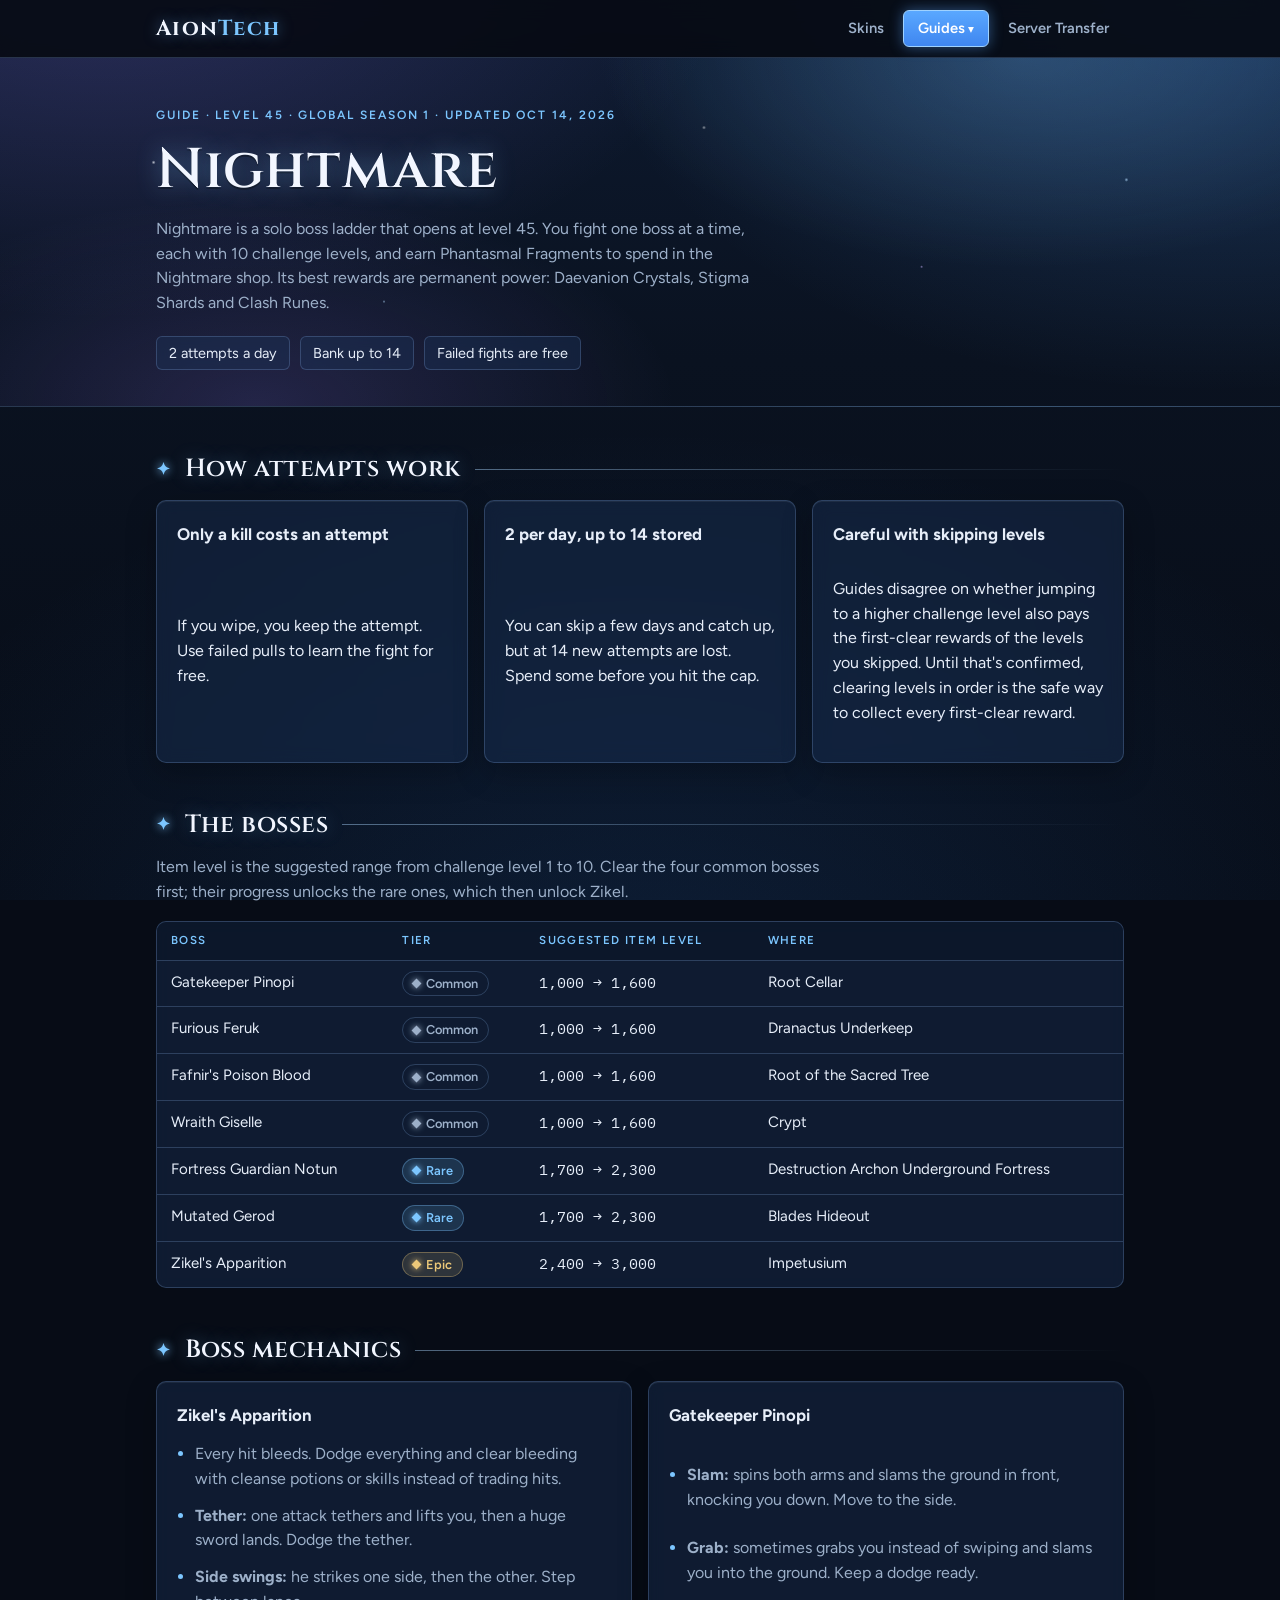
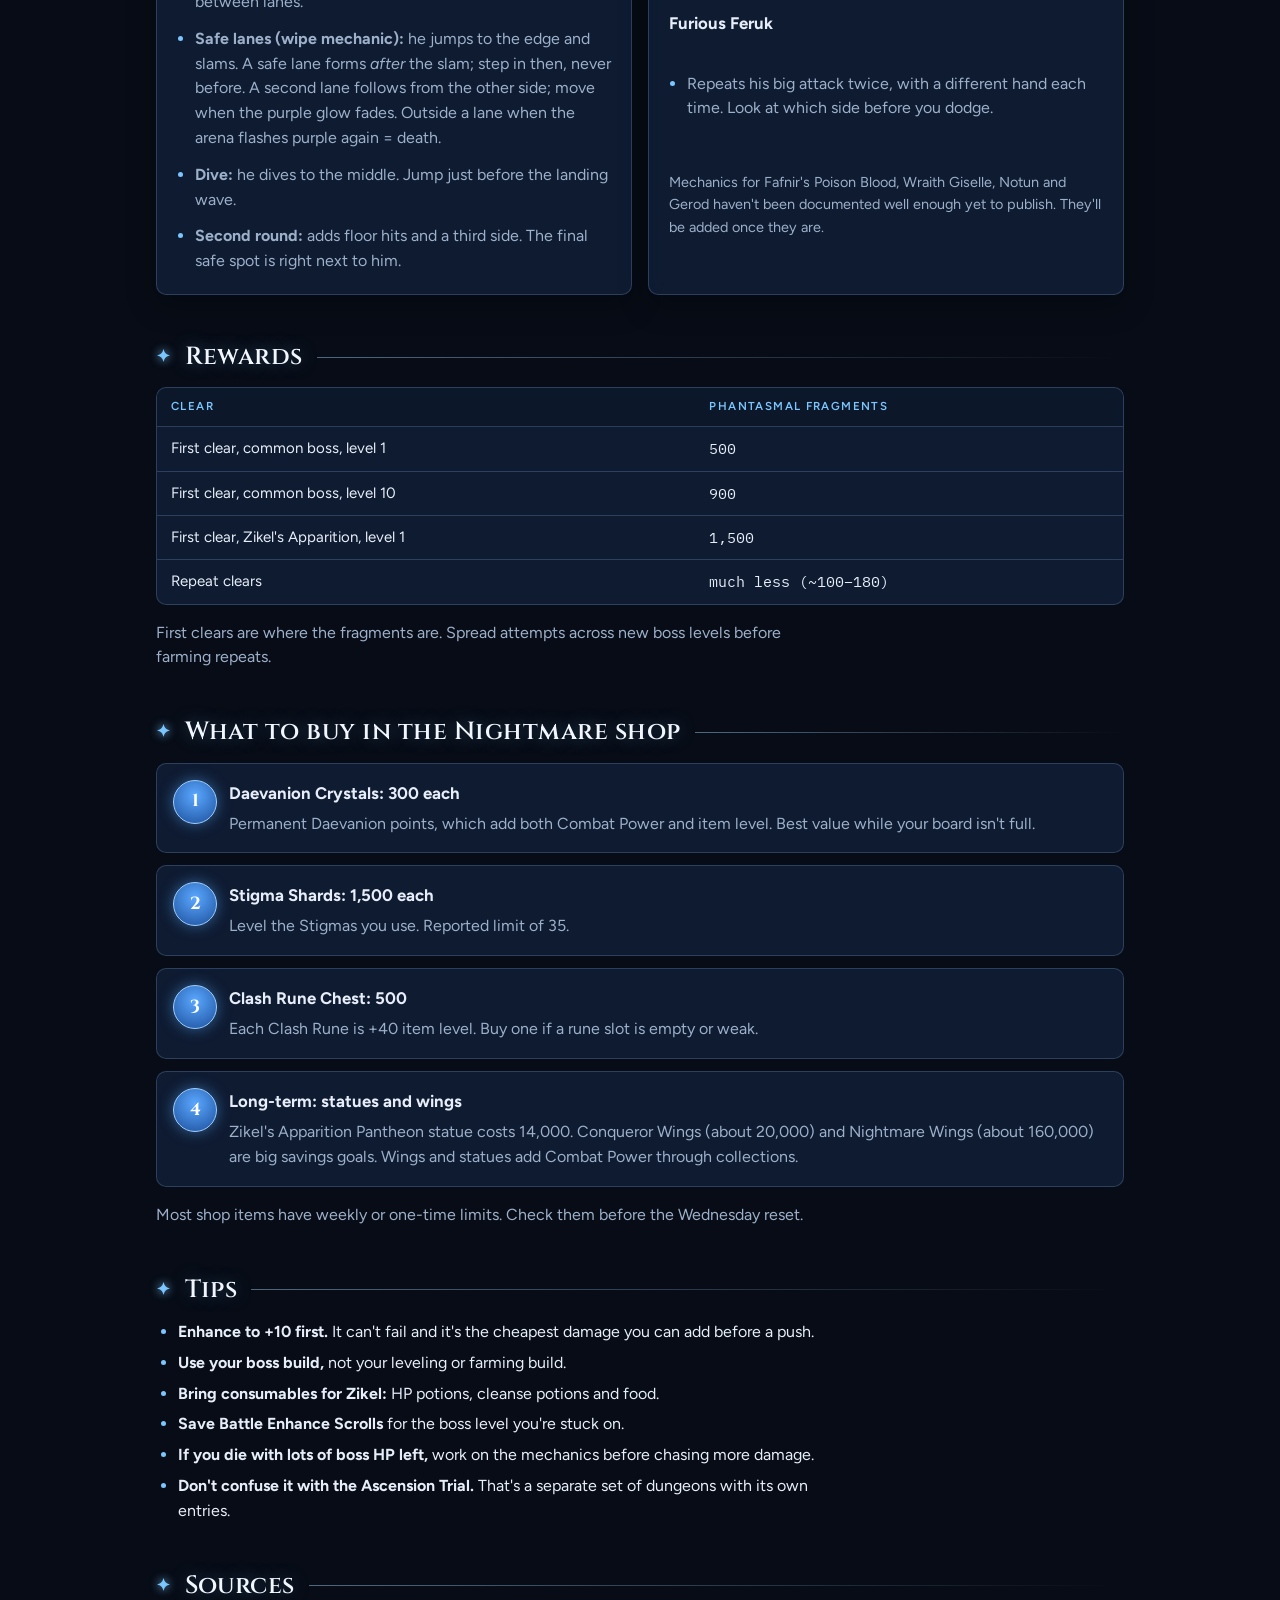
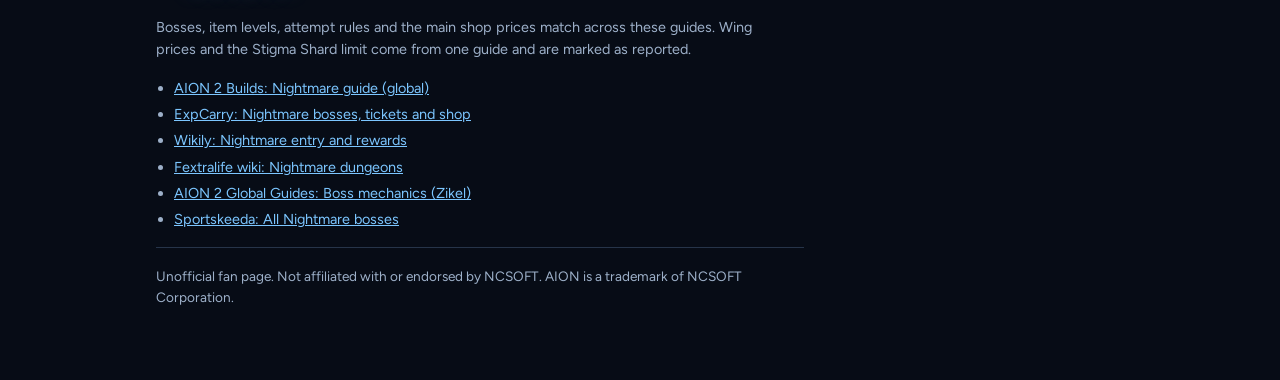
<file: nightmare.html>
<!doctype html>
<html lang="en">
<head>
<meta charset="utf-8">
<meta name="viewport" content="width=device-width, initial-scale=1, viewport-fit=cover">
<title>AionTech · AION 2 Nightmare Guide</title>
<meta name="description" content="AION 2 Nightmare guide for global Season 1: all 7 bosses with suggested item level, how attempts work, Phantasmal Fragment rewards and what to buy in the Nightmare shop.">
<link rel="preconnect" href="https://fonts.googleapis.com">
<link rel="preconnect" href="https://fonts.gstatic.com" crossorigin>
<link rel="stylesheet" href="https://fonts.googleapis.com/css2?family=Cinzel:wght@600;700&family=Figtree:wght@400;500;600;700&family=IBM+Plex+Mono:wght@500&display=swap">
<link rel="canonical" href="https://aion2tech.netlify.app/nightmare.html">
<link rel="stylesheet" href="styles.css">
</head>
<body>
<nav class="nav" aria-label="Site">
  <div class="wrap">
    <a class="brand" href="./">Aion<span>Tech</span></a>
    <ul>
      <li><a href="./">Skins</a></li>
      <li class="menu">
        <details>
          <summary class="active">Guides</summary>
          <div class="menu-panel">
          <div class="menu-group"><span class="eyebrow">Get stronger</span>
            <a href="combat-power.html">Combat Power</a>
            <a href="item-level.html">Item Level</a>
            <a href="stats.html">Stats &amp; Best-in-Slot</a>
            <a href="stigmas.html">Stigmas &amp; Builds</a>
            <a href="arcana.html">Arcana</a>
            <a href="pets.html">Pets &amp; Genus Insight</a>
          </div>
          <div class="menu-group"><span class="eyebrow">Endgame</span>
            <a href="nightmare.html" aria-current="page">Nightmare</a>
            <a href="abyss-points.html">Abyss Points</a>
          </div>
          <div class="menu-group"><span class="eyebrow">Getting started</span>
            <a href="classes.html">Classes</a>
            <a href="leveling.html">Leveling 1–45</a>
            <a href="kinah.html">Kinah</a>
            <a href="server-transfer.html">Server Transfer</a>
          </div>
            <a class="menu-all" href="guides.html">All guides →</a>
          </div>
        </details>
      </li>
      <li><a href="server-transfer.html">Server Transfer</a></li>
    </ul>
  </div>
</nav>

<header class="hero">
  <div class="wrap">
    <span class="eyebrow">Guide · Level 45 · Global Season 1 · Updated Oct 14, 2026</span>
    <h1>Nightmare</h1>
    <p>Nightmare is a solo boss ladder that opens at level 45. You fight one boss at a time, each with 10 challenge levels, and earn Phantasmal Fragments to spend in the Nightmare shop. Its best rewards are permanent power: Daevanion Crystals, Stigma Shards and Clash Runes.</p>
    <div class="summary"><span>2 attempts a day</span><span>Bank up to 14</span><span>Failed fights are free</span></div>
  </div>
</header>

<main class="wrap">
  <section aria-labelledby="att-h">
    <h2 id="att-h">How attempts work</h2>
    <div class="grid2">
      <div class="panel"><h3>Only a kill costs an attempt</h3><p>If you wipe, you keep the attempt. Use failed pulls to learn the fight for free.</p></div>
      <div class="panel"><h3>2 per day, up to 14 stored</h3><p>You can skip a few days and catch up, but at 14 new attempts are lost. Spend some before you hit the cap.</p></div>
      <div class="panel"><h3>Careful with skipping levels</h3><p>Guides disagree on whether jumping to a higher challenge level also pays the first-clear rewards of the levels you skipped. Until that's confirmed, clearing levels in order is the safe way to collect every first-clear reward.</p></div>
    </div>
  </section>

  <section aria-labelledby="boss-h">
    <h2 id="boss-h">The bosses</h2>
    <p class="lead">Item level is the suggested range from challenge level 1 to 10. Clear the four common bosses first; their progress unlocks the rare ones, which then unlock Zikel.</p>
    <div class="table-box">
      <table>
        <thead><tr><th>Boss</th><th>Tier</th><th>Suggested item level</th><th>Where</th></tr></thead>
        <tbody>
          <tr><td>Gatekeeper Pinopi</td><td><span class="chip low">Common</span></td><td class="n">1,000 → 1,600</td><td>Root Cellar</td></tr>
          <tr><td>Furious Feruk</td><td><span class="chip low">Common</span></td><td class="n">1,000 → 1,600</td><td>Dranactus Underkeep</td></tr>
          <tr><td>Fafnir's Poison Blood</td><td><span class="chip low">Common</span></td><td class="n">1,000 → 1,600</td><td>Root of the Sacred Tree</td></tr>
          <tr><td>Wraith Giselle</td><td><span class="chip low">Common</span></td><td class="n">1,000 → 1,600</td><td>Crypt</td></tr>
          <tr><td>Fortress Guardian Notun</td><td><span class="chip mid">Rare</span></td><td class="n">1,700 → 2,300</td><td>Destruction Archon Underground Fortress</td></tr>
          <tr><td>Mutated Gerod</td><td><span class="chip mid">Rare</span></td><td class="n">1,700 → 2,300</td><td>Blades Hideout</td></tr>
          <tr><td>Zikel's Apparition</td><td><span class="chip high">Epic</span></td><td class="n">2,400 → 3,000</td><td>Impetusium</td></tr>
        </tbody>
      </table>
    </div>
  </section>

  <section aria-labelledby="mech-h">
    <h2 id="mech-h">Boss mechanics</h2>
    <div class="grid2">
      <div class="panel">
        <h3>Zikel's Apparition</h3>
        <ul class="prose" style="margin:0;padding-left:18px;color:var(--muted)">
          <li>Every hit bleeds. Dodge everything and clear bleeding with cleanse potions or skills instead of trading hits.</li>
          <li><strong>Tether:</strong> one attack tethers and lifts you, then a huge sword lands. Dodge the tether.</li>
          <li><strong>Side swings:</strong> he strikes one side, then the other. Step between lanes.</li>
          <li><strong>Safe lanes (wipe mechanic):</strong> he jumps to the edge and slams. A safe lane forms <em>after</em> the slam; step in then, never before. A second lane follows from the other side; move when the purple glow fades. Outside a lane when the arena flashes purple again = death.</li>
          <li><strong>Dive:</strong> he dives to the middle. Jump just before the landing wave.</li>
          <li><strong>Second round:</strong> adds floor hits and a third side. The final safe spot is right next to him.</li>
        </ul>
      </div>
      <div class="panel">
        <h3>Gatekeeper Pinopi</h3>
        <ul class="prose" style="margin:0;padding-left:18px;color:var(--muted)">
          <li><strong>Slam:</strong> spins both arms and slams the ground in front, knocking you down. Move to the side.</li>
          <li><strong>Grab:</strong> sometimes grabs you instead of swiping and slams you into the ground. Keep a dodge ready.</li>
        </ul>
        <h3>Furious Feruk</h3>
        <ul class="prose" style="margin:0;padding-left:18px;color:var(--muted)">
          <li>Repeats his big attack twice, with a different hand each time. Look at which side before you dodge.</li>
        </ul>
        <p class="count">Mechanics for Fafnir's Poison Blood, Wraith Giselle, Notun and Gerod haven't been documented well enough yet to publish. They'll be added once they are.</p>
      </div>
    </div>
  </section>

  <section aria-labelledby="rew-h">
    <h2 id="rew-h">Rewards</h2>
    <div class="table-box">
      <table>
        <thead><tr><th>Clear</th><th>Phantasmal Fragments</th></tr></thead>
        <tbody>
          <tr><td>First clear, common boss, level 1</td><td class="n">500</td></tr>
          <tr><td>First clear, common boss, level 10</td><td class="n">900</td></tr>
          <tr><td>First clear, Zikel's Apparition, level 1</td><td class="n">1,500</td></tr>
          <tr><td>Repeat clears</td><td class="n">much less (~100–180)</td></tr>
        </tbody>
      </table>
    </div>
    <p class="lead">First clears are where the fragments are. Spread attempts across new boss levels before farming repeats.</p>
  </section>

  <section aria-labelledby="shop-h">
    <h2 id="shop-h">What to buy in the Nightmare shop</h2>
    <ol class="steps">
      <li><div><h3>Daevanion Crystals: 300 each</h3><p>Permanent Daevanion points, which add both Combat Power and item level. Best value while your board isn't full.</p></div></li>
      <li><div><h3>Stigma Shards: 1,500 each</h3><p>Level the Stigmas you use. Reported limit of 35.</p></div></li>
      <li><div><h3>Clash Rune Chest: 500</h3><p>Each Clash Rune is +40 item level. Buy one if a rune slot is empty or weak.</p></div></li>
      <li><div><h3>Long-term: statues and wings</h3><p>Zikel's Apparition Pantheon statue costs 14,000. Conqueror Wings (about 20,000) and Nightmare Wings (about 160,000) are big savings goals. Wings and statues add Combat Power through collections.</p></div></li>
    </ol>
    <p class="lead">Most shop items have weekly or one-time limits. Check them before the Wednesday reset.</p>
  </section>

  <section aria-labelledby="tips-h">
    <h2 id="tips-h">Tips</h2>
    <div class="prose">
      <ul>
        <li><strong>Enhance to +10 first.</strong> It can't fail and it's the cheapest damage you can add before a push.</li>
        <li><strong>Use your boss build,</strong> not your leveling or farming build.</li>
        <li><strong>Bring consumables for Zikel:</strong> HP potions, cleanse potions and food.</li>
        <li><strong>Save Battle Enhance Scrolls</strong> for the boss level you're stuck on.</li>
        <li><strong>If you die with lots of boss HP left,</strong> work on the mechanics before chasing more damage.</li>
        <li><strong>Don't confuse it with the Ascension Trial.</strong> That's a separate set of dungeons with its own entries.</li>
      </ul>
    </div>
  </section>

  <section aria-labelledby="src-h" class="sources">
    <h2 id="src-h">Sources</h2>
    <p>Bosses, item levels, attempt rules and the main shop prices match across these guides. Wing prices and the Stigma Shard limit come from one guide and are marked as reported.</p>
    <ul>
      <li><a href="https://aion2builds.org/guides/nightmare/" target="_blank" rel="noopener">AION 2 Builds: Nightmare guide (global)</a></li>
      <li><a href="https://expcarry.com/aion-2-nightmare-guide" target="_blank" rel="noopener">ExpCarry: Nightmare bosses, tickets and shop</a></li>
      <li><a href="https://wikily.gg/aion-2/dungeons/nightmare" target="_blank" rel="noopener">Wikily: Nightmare entry and rewards</a></li>
      <li><a href="https://aion2.wiki.fextralife.com/Nightmare_Dungeons" target="_blank" rel="noopener">Fextralife wiki: Nightmare dungeons</a></li>
      <li><a href="https://couga54.github.io/aion2-guides/en/dungeons/" target="_blank" rel="noopener">AION 2 Global Guides: Boss mechanics (Zikel)</a></li>
      <li><a href="https://www.sportskeeda.com/mmo/all-nightmare-bosses-aion-2" target="_blank" rel="noopener">Sportskeeda: All Nightmare bosses</a></li>
    </ul>
    <p class="disclaimer">Unofficial fan page. Not affiliated with or endorsed by NCSOFT. AION is a trademark of NCSOFT Corporation.</p>
  </section>
</main>
<script data-menu-close>document.addEventListener("click",e=>{document.querySelectorAll(".menu details[open]").forEach(d=>{if(!d.contains(e.target))d.open=false})});document.addEventListener("keydown",e=>{if(e.key==="Escape")document.querySelectorAll(".menu details[open]").forEach(d=>d.open=false)});</script>
</body>
</html>
</file>
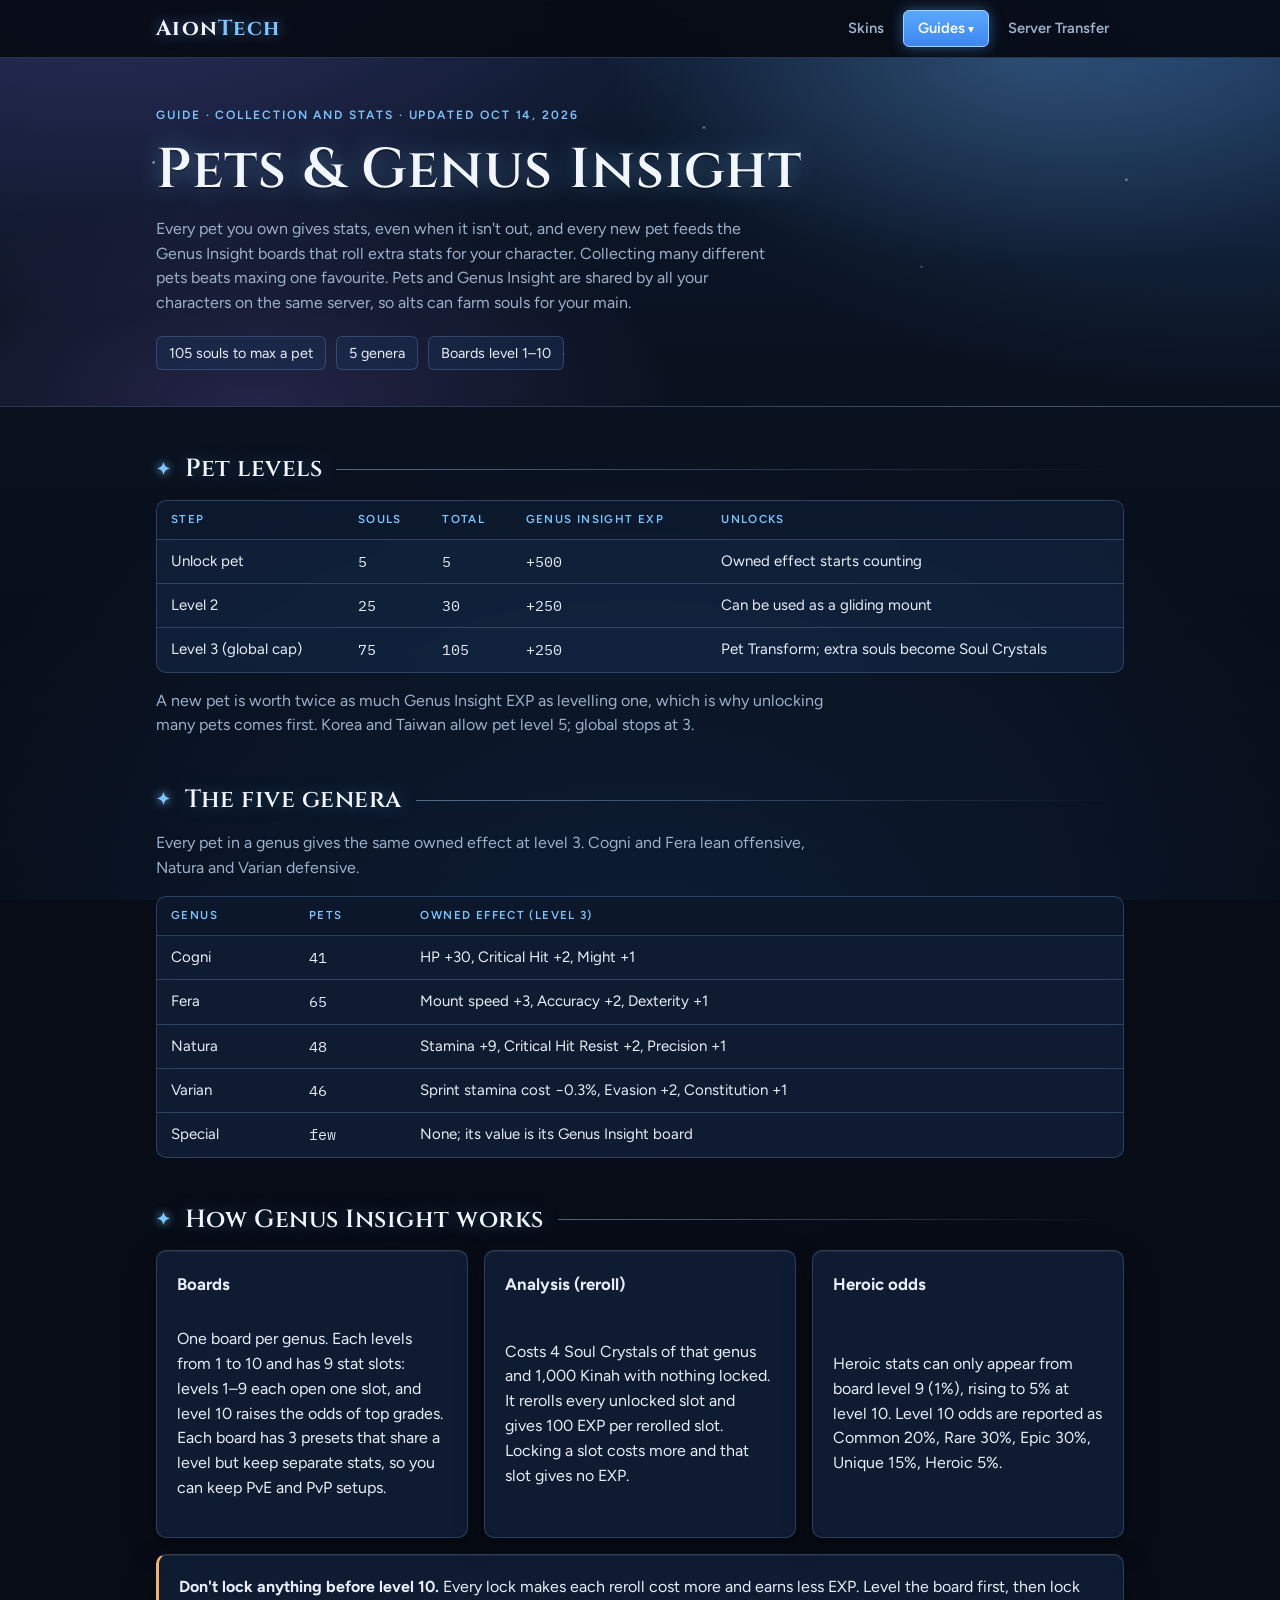
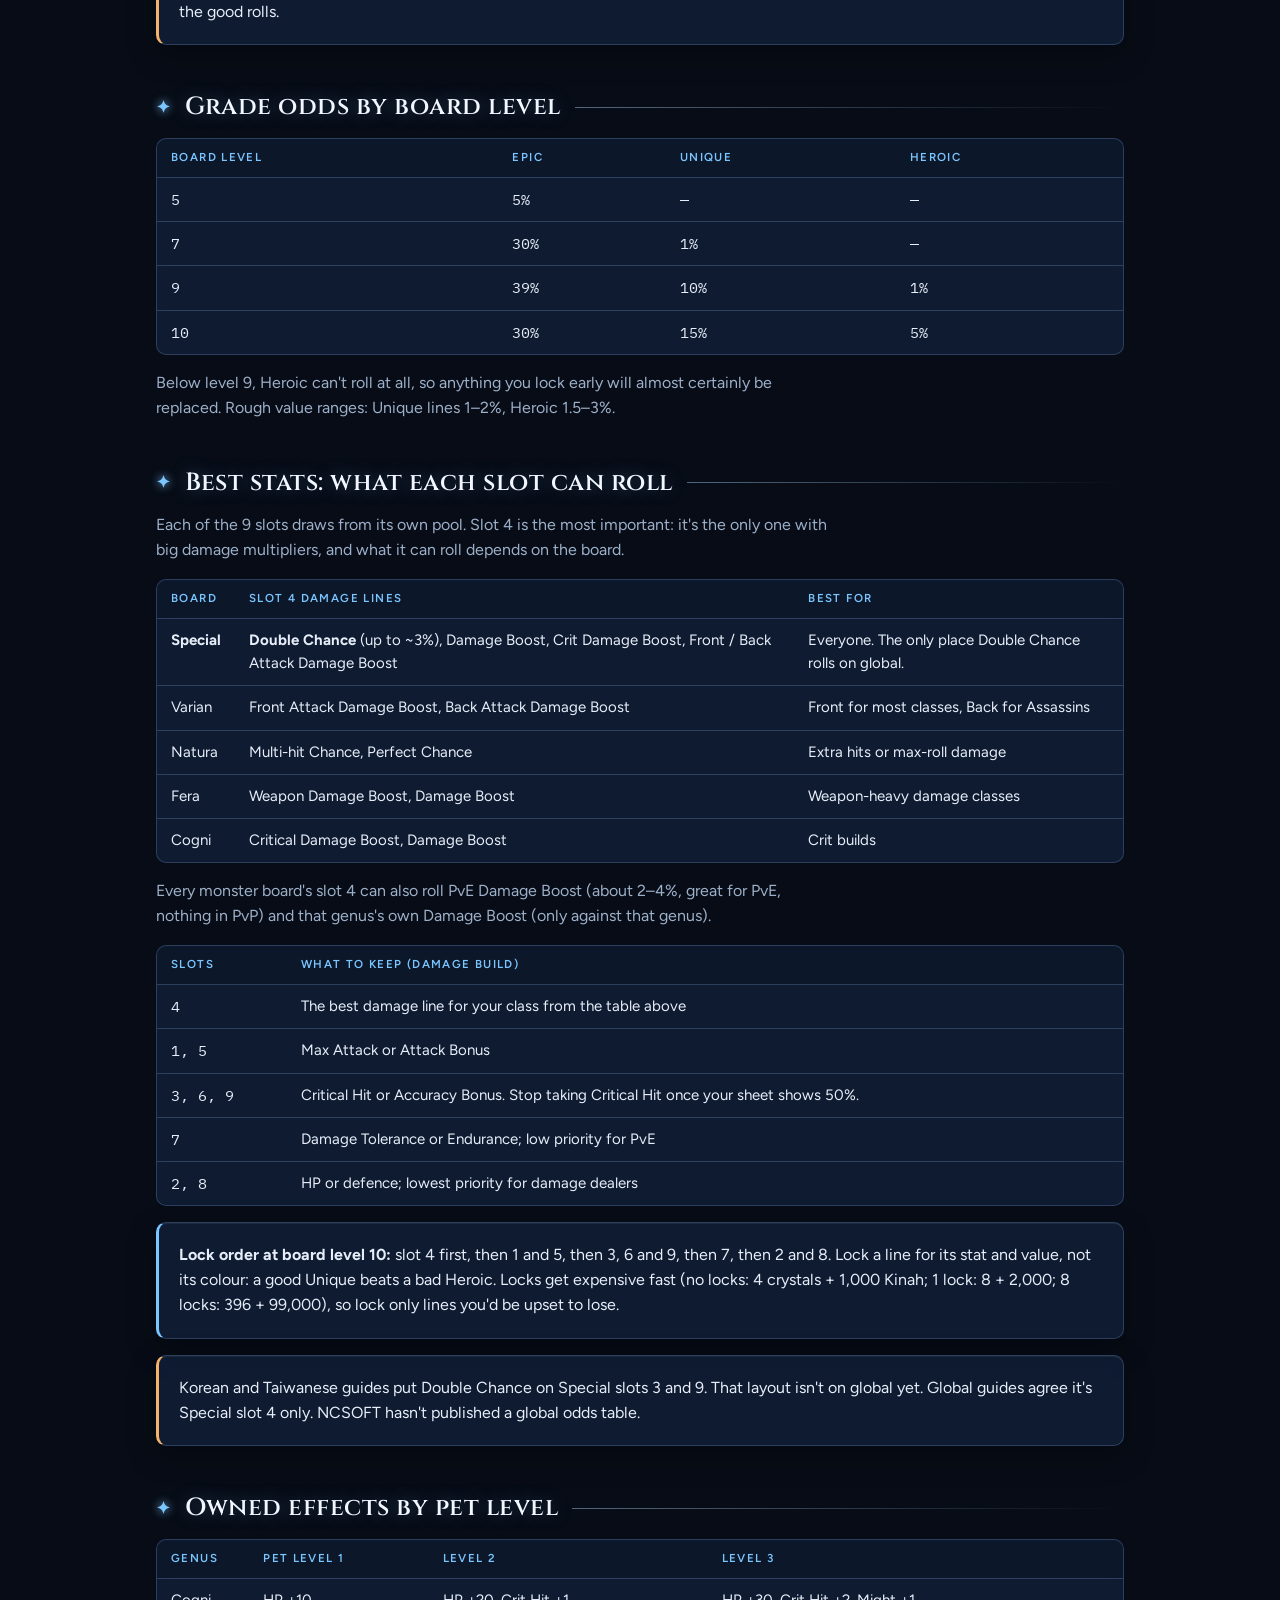
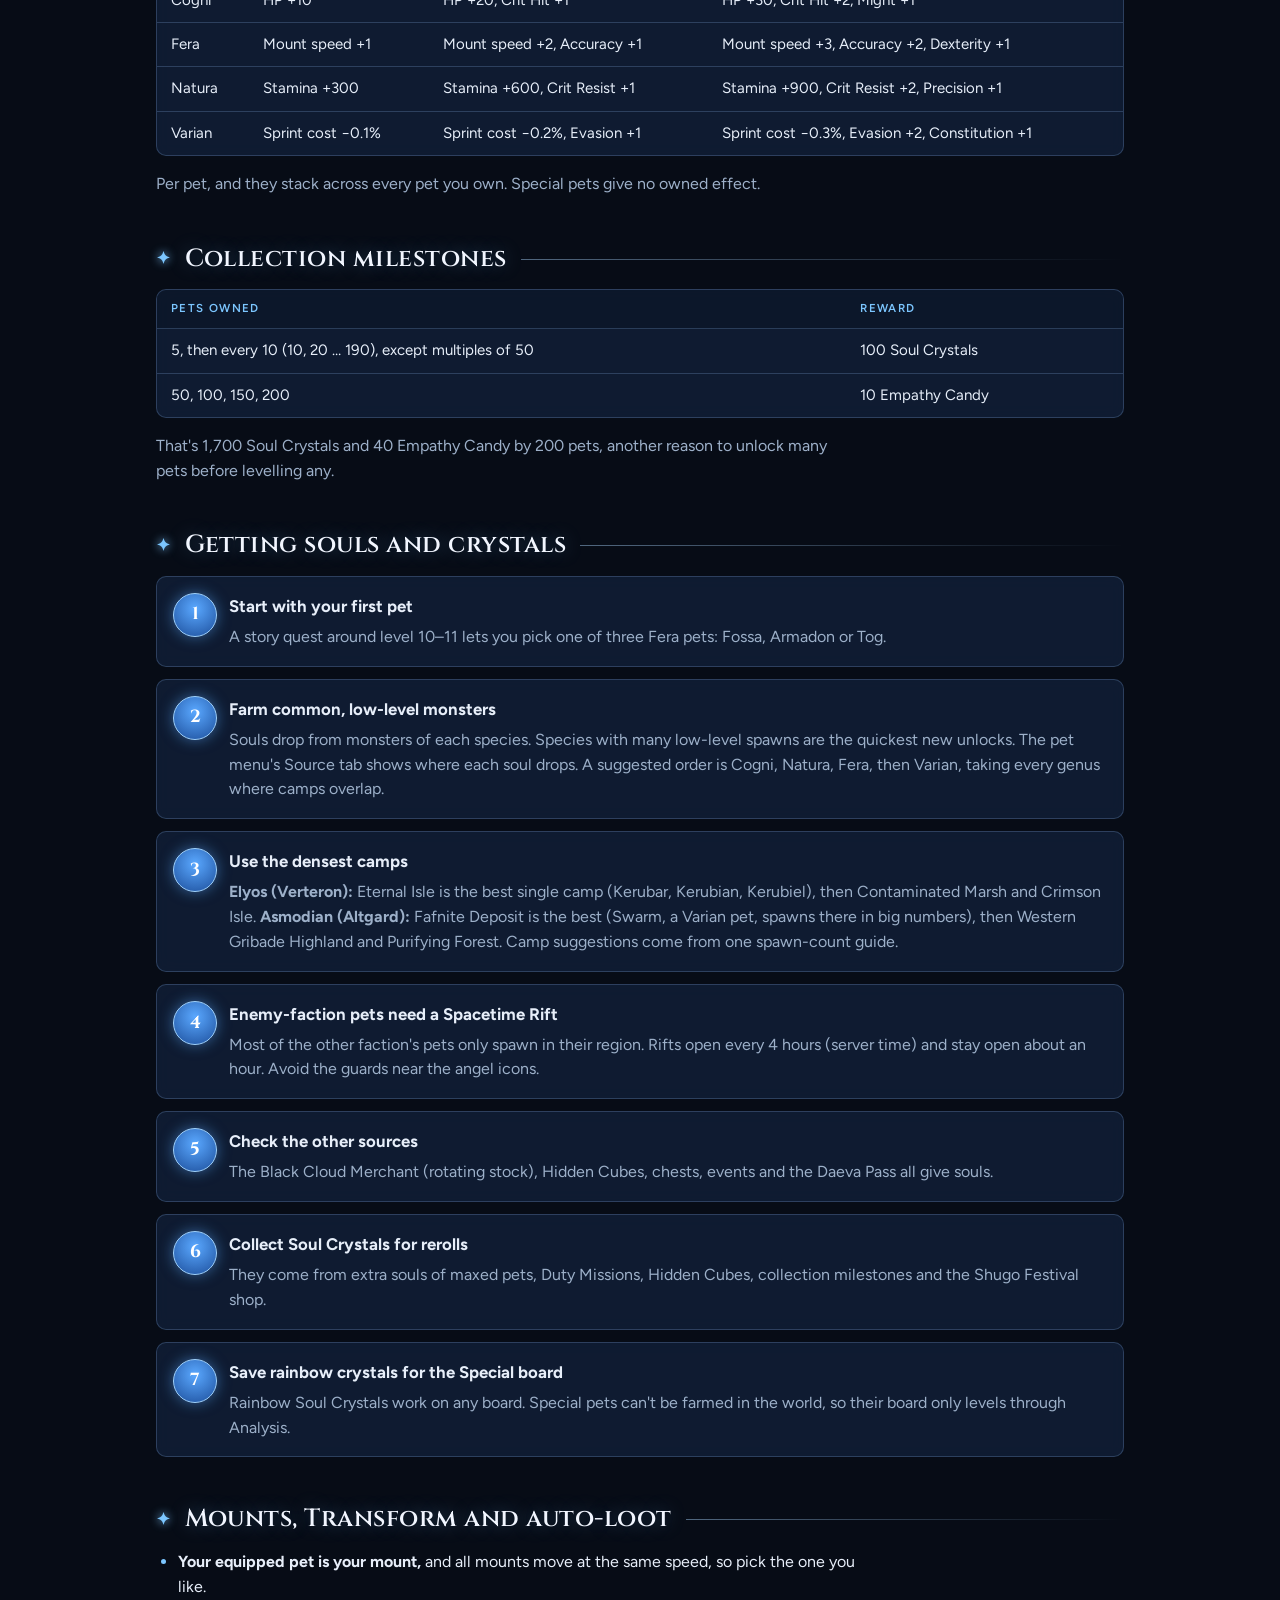
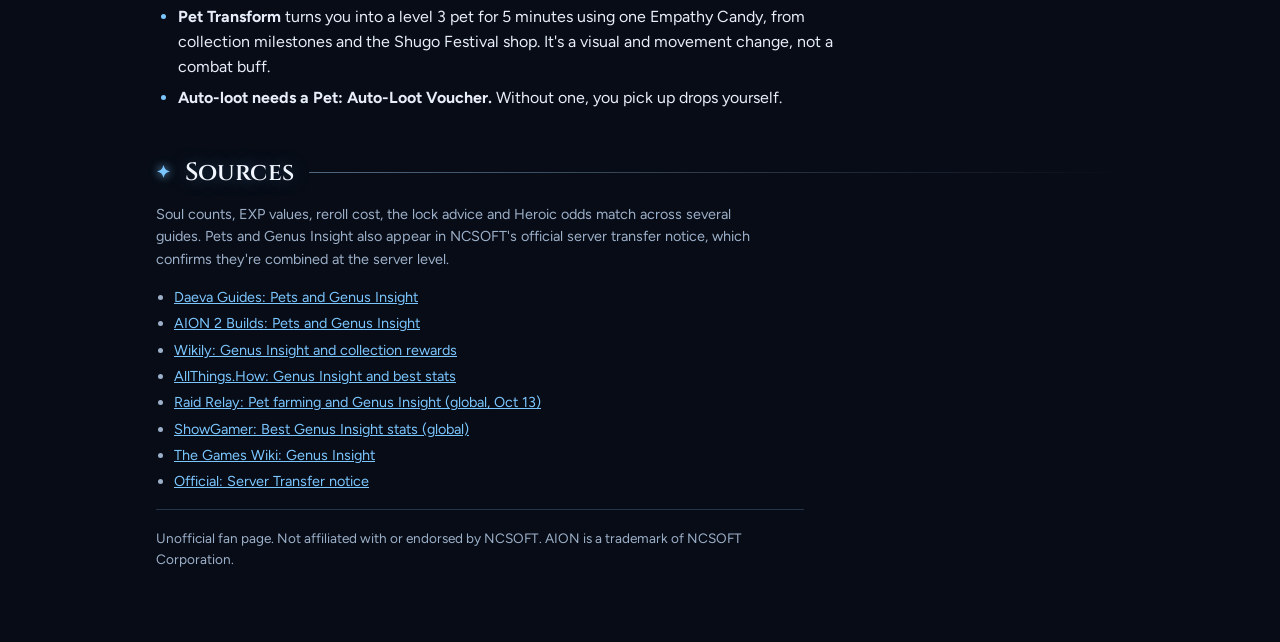
<file: pets.html>
<!doctype html>
<html lang="en">
<head>
<meta charset="utf-8">
<meta name="viewport" content="width=device-width, initial-scale=1, viewport-fit=cover">
<title>AionTech · AION 2 Pets &amp; Genus Insight Guide</title>
<meta name="description" content="AION 2 pets and Genus Insight for global: souls per level, the five genera and their owned effects, how Genus Insight levels, reroll costs, Heroic odds and when to lock.">
<link rel="preconnect" href="https://fonts.googleapis.com">
<link rel="preconnect" href="https://fonts.gstatic.com" crossorigin>
<link rel="stylesheet" href="https://fonts.googleapis.com/css2?family=Cinzel:wght@600;700&family=Figtree:wght@400;500;600;700&family=IBM+Plex+Mono:wght@500&display=swap">
<link rel="canonical" href="https://aion2tech.netlify.app/pets.html">
<link rel="stylesheet" href="styles.css">
</head>
<body>
<nav class="nav" aria-label="Site">
  <div class="wrap">
    <a class="brand" href="./">Aion<span>Tech</span></a>
    <ul>
      <li><a href="./">Skins</a></li>
      <li class="menu">
        <details>
          <summary class="active">Guides</summary>
          <div class="menu-panel">
          <div class="menu-group"><span class="eyebrow">Get stronger</span>
            <a href="combat-power.html">Combat Power</a>
            <a href="item-level.html">Item Level</a>
            <a href="stats.html">Stats &amp; Best-in-Slot</a>
            <a href="stigmas.html">Stigmas &amp; Builds</a>
            <a href="arcana.html">Arcana</a>
            <a href="pets.html" aria-current="page">Pets &amp; Genus Insight</a>
          </div>
          <div class="menu-group"><span class="eyebrow">Endgame</span>
            <a href="nightmare.html">Nightmare</a>
            <a href="abyss-points.html">Abyss Points</a>
          </div>
          <div class="menu-group"><span class="eyebrow">Getting started</span>
            <a href="classes.html">Classes</a>
            <a href="leveling.html">Leveling 1–45</a>
            <a href="kinah.html">Kinah</a>
            <a href="server-transfer.html">Server Transfer</a>
          </div>
            <a class="menu-all" href="guides.html">All guides →</a>
          </div>
        </details>
      </li>
      <li><a href="server-transfer.html">Server Transfer</a></li>
    </ul>
  </div>
</nav>

<header class="hero">
  <div class="wrap">
    <span class="eyebrow">Guide · Collection and stats · Updated Oct 14, 2026</span>
    <h1>Pets &amp; Genus Insight</h1>
    <p>Every pet you own gives stats, even when it isn't out, and every new pet feeds the Genus Insight boards that roll extra stats for your character. Collecting many different pets beats maxing one favourite. Pets and Genus Insight are shared by all your characters on the same server, so alts can farm souls for your main.</p>
    <div class="summary"><span>105 souls to max a pet</span><span>5 genera</span><span>Boards level 1–10</span></div>
  </div>
</header>

<main class="wrap">
  <section aria-labelledby="souls-h">
    <h2 id="souls-h">Pet levels</h2>
    <div class="table-box">
      <table>
        <thead><tr><th>Step</th><th>Souls</th><th>Total</th><th>Genus Insight EXP</th><th>Unlocks</th></tr></thead>
        <tbody>
          <tr><td>Unlock pet</td><td class="n">5</td><td class="n">5</td><td class="n">+500</td><td>Owned effect starts counting</td></tr>
          <tr><td>Level 2</td><td class="n">25</td><td class="n">30</td><td class="n">+250</td><td>Can be used as a gliding mount</td></tr>
          <tr><td>Level 3 (global cap)</td><td class="n">75</td><td class="n">105</td><td class="n">+250</td><td>Pet Transform; extra souls become Soul Crystals</td></tr>
        </tbody>
      </table>
    </div>
    <p class="lead">A new pet is worth twice as much Genus Insight EXP as levelling one, which is why unlocking many pets comes first. Korea and Taiwan allow pet level 5; global stops at 3.</p>
  </section>

  <section aria-labelledby="genus-h">
    <h2 id="genus-h">The five genera</h2>
    <p class="lead">Every pet in a genus gives the same owned effect at level 3. Cogni and Fera lean offensive, Natura and Varian defensive.</p>
    <div class="table-box">
      <table>
        <thead><tr><th>Genus</th><th>Pets</th><th>Owned effect (level 3)</th></tr></thead>
        <tbody>
          <tr><td>Cogni</td><td class="n">41</td><td>HP +30, Critical Hit +2, Might +1</td></tr>
          <tr><td>Fera</td><td class="n">65</td><td>Mount speed +3, Accuracy +2, Dexterity +1</td></tr>
          <tr><td>Natura</td><td class="n">48</td><td>Stamina +9, Critical Hit Resist +2, Precision +1</td></tr>
          <tr><td>Varian</td><td class="n">46</td><td>Sprint stamina cost −0.3%, Evasion +2, Constitution +1</td></tr>
          <tr><td>Special</td><td class="n">few</td><td>None; its value is its Genus Insight board</td></tr>
        </tbody>
      </table>
    </div>
  </section>

  <section aria-labelledby="gi-h">
    <h2 id="gi-h">How Genus Insight works</h2>
    <div class="grid2">
      <div class="panel">
        <h3>Boards</h3>
        <p>One board per genus. Each levels from 1 to 10 and has 9 stat slots: levels 1–9 each open one slot, and level 10 raises the odds of top grades. Each board has 3 presets that share a level but keep separate stats, so you can keep PvE and PvP setups.</p>
      </div>
      <div class="panel">
        <h3>Analysis (reroll)</h3>
        <p>Costs 4 Soul Crystals of that genus and 1,000 Kinah with nothing locked. It rerolls every unlocked slot and gives 100 EXP per rerolled slot. Locking a slot costs more and that slot gives no EXP.</p>
      </div>
      <div class="panel">
        <h3>Heroic odds</h3>
        <p>Heroic stats can only appear from board level 9 (1%), rising to 5% at level 10. Level 10 odds are reported as Common 20%, Rare 30%, Epic 30%, Unique 15%, Heroic 5%.</p>
      </div>
    </div>
    <div class="callout warn"><p><strong>Don't lock anything before level 10.</strong> Every lock makes each reroll cost more and earns less EXP. Level the board first, then lock the good rolls.</p></div>
  </section>

  <section aria-labelledby="odds-h">
    <h2 id="odds-h">Grade odds by board level</h2>
    <div class="table-box">
      <table>
        <thead><tr><th>Board level</th><th>Epic</th><th>Unique</th><th>Heroic</th></tr></thead>
        <tbody>
          <tr><td class="n">5</td><td class="n">5%</td><td class="n">—</td><td class="n">—</td></tr>
          <tr><td class="n">7</td><td class="n">30%</td><td class="n">1%</td><td class="n">—</td></tr>
          <tr><td class="n">9</td><td class="n">39%</td><td class="n">10%</td><td class="n">1%</td></tr>
          <tr><td class="n">10</td><td class="n">30%</td><td class="n">15%</td><td class="n">5%</td></tr>
        </tbody>
      </table>
    </div>
    <p class="lead">Below level 9, Heroic can't roll at all, so anything you lock early will almost certainly be replaced. Rough value ranges: Unique lines 1–2%, Heroic 1.5–3%.</p>
  </section>

  <section aria-labelledby="stat-h">
    <h2 id="stat-h">Best stats: what each slot can roll</h2>
    <p class="lead">Each of the 9 slots draws from its own pool. Slot 4 is the most important: it's the only one with big damage multipliers, and what it can roll depends on the board.</p>
    <div class="table-box">
      <table>
        <thead><tr><th>Board</th><th>Slot 4 damage lines</th><th>Best for</th></tr></thead>
        <tbody>
          <tr><td><strong>Special</strong></td><td><strong>Double Chance</strong> (up to ~3%), Damage Boost, Crit Damage Boost, Front / Back Attack Damage Boost</td><td>Everyone. The only place Double Chance rolls on global.</td></tr>
          <tr><td>Varian</td><td>Front Attack Damage Boost, Back Attack Damage Boost</td><td>Front for most classes, Back for Assassins</td></tr>
          <tr><td>Natura</td><td>Multi-hit Chance, Perfect Chance</td><td>Extra hits or max-roll damage</td></tr>
          <tr><td>Fera</td><td>Weapon Damage Boost, Damage Boost</td><td>Weapon-heavy damage classes</td></tr>
          <tr><td>Cogni</td><td>Critical Damage Boost, Damage Boost</td><td>Crit builds</td></tr>
        </tbody>
      </table>
    </div>
    <p class="lead">Every monster board's slot 4 can also roll PvE Damage Boost (about 2–4%, great for PvE, nothing in PvP) and that genus's own Damage Boost (only against that genus).</p>

    <div class="table-box">
      <table>
        <thead><tr><th>Slots</th><th>What to keep (damage build)</th></tr></thead>
        <tbody>
          <tr><td class="n">4</td><td>The best damage line for your class from the table above</td></tr>
          <tr><td class="n">1, 5</td><td>Max Attack or Attack Bonus</td></tr>
          <tr><td class="n">3, 6, 9</td><td>Critical Hit or Accuracy Bonus. Stop taking Critical Hit once your sheet shows 50%.</td></tr>
          <tr><td class="n">7</td><td>Damage Tolerance or Endurance; low priority for PvE</td></tr>
          <tr><td class="n">2, 8</td><td>HP or defence; lowest priority for damage dealers</td></tr>
        </tbody>
      </table>
    </div>
    <div class="callout"><p><strong>Lock order at board level 10:</strong> slot 4 first, then 1 and 5, then 3, 6 and 9, then 7, then 2 and 8. Lock a line for its stat and value, not its colour: a good Unique beats a bad Heroic. Locks get expensive fast (no locks: 4 crystals + 1,000 Kinah; 1 lock: 8 + 2,000; 8 locks: 396 + 99,000), so lock only lines you'd be upset to lose.</p></div>
    <div class="callout warn"><p>Korean and Taiwanese guides put Double Chance on Special slots 3 and 9. That layout isn't on global yet. Global guides agree it's Special slot 4 only. NCSOFT hasn't published a global odds table.</p></div>
  </section>

  <section aria-labelledby="owned-h">
    <h2 id="owned-h">Owned effects by pet level</h2>
    <div class="table-box">
      <table>
        <thead><tr><th>Genus</th><th>Pet level 1</th><th>Level 2</th><th>Level 3</th></tr></thead>
        <tbody>
          <tr><td>Cogni</td><td>HP +10</td><td>HP +20, Crit Hit +1</td><td>HP +30, Crit Hit +2, Might +1</td></tr>
          <tr><td>Fera</td><td>Mount speed +1</td><td>Mount speed +2, Accuracy +1</td><td>Mount speed +3, Accuracy +2, Dexterity +1</td></tr>
          <tr><td>Natura</td><td>Stamina +300</td><td>Stamina +600, Crit Resist +1</td><td>Stamina +900, Crit Resist +2, Precision +1</td></tr>
          <tr><td>Varian</td><td>Sprint cost −0.1%</td><td>Sprint cost −0.2%, Evasion +1</td><td>Sprint cost −0.3%, Evasion +2, Constitution +1</td></tr>
        </tbody>
      </table>
    </div>
    <p class="lead">Per pet, and they stack across every pet you own. Special pets give no owned effect.</p>
  </section>

  <section aria-labelledby="mile-h">
    <h2 id="mile-h">Collection milestones</h2>
    <div class="table-box">
      <table>
        <thead><tr><th>Pets owned</th><th>Reward</th></tr></thead>
        <tbody>
          <tr><td>5, then every 10 (10, 20 … 190), except multiples of 50</td><td>100 Soul Crystals</td></tr>
          <tr><td>50, 100, 150, 200</td><td>10 Empathy Candy</td></tr>
        </tbody>
      </table>
    </div>
    <p class="lead">That's 1,700 Soul Crystals and 40 Empathy Candy by 200 pets, another reason to unlock many pets before levelling any.</p>
  </section>

  <section aria-labelledby="farm-h">
    <h2 id="farm-h">Getting souls and crystals</h2>
    <ol class="steps">
      <li><div><h3>Start with your first pet</h3><p>A story quest around level 10–11 lets you pick one of three Fera pets: Fossa, Armadon or Tog.</p></div></li>
      <li><div><h3>Farm common, low-level monsters</h3><p>Souls drop from monsters of each species. Species with many low-level spawns are the quickest new unlocks. The pet menu's Source tab shows where each soul drops. A suggested order is Cogni, Natura, Fera, then Varian, taking every genus where camps overlap.</p></div></li>
      <li><div><h3>Use the densest camps</h3><p><strong>Elyos (Verteron):</strong> Eternal Isle is the best single camp (Kerubar, Kerubian, Kerubiel), then Contaminated Marsh and Crimson Isle. <strong>Asmodian (Altgard):</strong> Fafnite Deposit is the best (Swarm, a Varian pet, spawns there in big numbers), then Western Gribade Highland and Purifying Forest. Camp suggestions come from one spawn-count guide.</p></div></li>
      <li><div><h3>Enemy-faction pets need a Spacetime Rift</h3><p>Most of the other faction's pets only spawn in their region. Rifts open every 4 hours (server time) and stay open about an hour. Avoid the guards near the angel icons.</p></div></li>
      <li><div><h3>Check the other sources</h3><p>The Black Cloud Merchant (rotating stock), Hidden Cubes, chests, events and the Daeva Pass all give souls.</p></div></li>
      <li><div><h3>Collect Soul Crystals for rerolls</h3><p>They come from extra souls of maxed pets, Duty Missions, Hidden Cubes, collection milestones and the Shugo Festival shop.</p></div></li>
      <li><div><h3>Save rainbow crystals for the Special board</h3><p>Rainbow Soul Crystals work on any board. Special pets can't be farmed in the world, so their board only levels through Analysis.</p></div></li>
    </ol>
  </section>

  <section aria-labelledby="extra-h">
    <h2 id="extra-h">Mounts, Transform and auto-loot</h2>
    <div class="prose">
      <ul>
        <li><strong>Your equipped pet is your mount,</strong> and all mounts move at the same speed, so pick the one you like.</li>
        <li><strong>Pet Transform</strong> turns you into a level 3 pet for 5 minutes using one Empathy Candy, from collection milestones and the Shugo Festival shop. It's a visual and movement change, not a combat buff.</li>
        <li><strong>Auto-loot needs a Pet: Auto-Loot Voucher.</strong> Without one, you pick up drops yourself.</li>
      </ul>
    </div>
  </section>

  <section aria-labelledby="src-h" class="sources">
    <h2 id="src-h">Sources</h2>
    <p>Soul counts, EXP values, reroll cost, the lock advice and Heroic odds match across several guides. Pets and Genus Insight also appear in NCSOFT's official server transfer notice, which confirms they're combined at the server level.</p>
    <ul>
      <li><a href="https://daevaguides.com/en/guides/pets-genus-insight/index.html" target="_blank" rel="noopener">Daeva Guides: Pets and Genus Insight</a></li>
      <li><a href="https://aion2builds.org/guides/pets/" target="_blank" rel="noopener">AION 2 Builds: Pets and Genus Insight</a></li>
      <li><a href="https://wikily.gg/aion-2/genus-insight" target="_blank" rel="noopener">Wikily: Genus Insight and collection rewards</a></li>
      <li><a href="https://allthings.how/aion-2-genus-insight-how-it-works-and-the-best-stats-to-roll/" target="_blank" rel="noopener">AllThings.How: Genus Insight and best stats</a></li>
      <li><a href="https://raidrelay.com/aion-2-pets-genus-guide" target="_blank" rel="noopener">Raid Relay: Pet farming and Genus Insight (global, Oct 13)</a></li>
      <li><a href="https://showgamer.com/en/guides/6389-poznanie-roda-v-aion-2-luchshie-harakteristiki-pitomcev-i-chto-vybirat" target="_blank" rel="noopener">ShowGamer: Best Genus Insight stats (global)</a></li>
      <li><a href="https://thegameswiki.com/aion-2/wiki/genus-insight" target="_blank" rel="noopener">The Games Wiki: Genus Insight</a></li>
      <li><a href="https://aion2.plaync.com/en-us/board/notice/view?articleId=6ac932a8fa34c1011d627bc9" target="_blank" rel="noopener">Official: Server Transfer notice</a></li>
    </ul>
    <p class="disclaimer">Unofficial fan page. Not affiliated with or endorsed by NCSOFT. AION is a trademark of NCSOFT Corporation.</p>
  </section>
</main>
<script data-menu-close>document.addEventListener("click",e=>{document.querySelectorAll(".menu details[open]").forEach(d=>{if(!d.contains(e.target))d.open=false})});document.addEventListener("keydown",e=>{if(e.key==="Escape")document.querySelectorAll(".menu details[open]").forEach(d=>d.open=false)});</script>
</body>
</html>
</file>
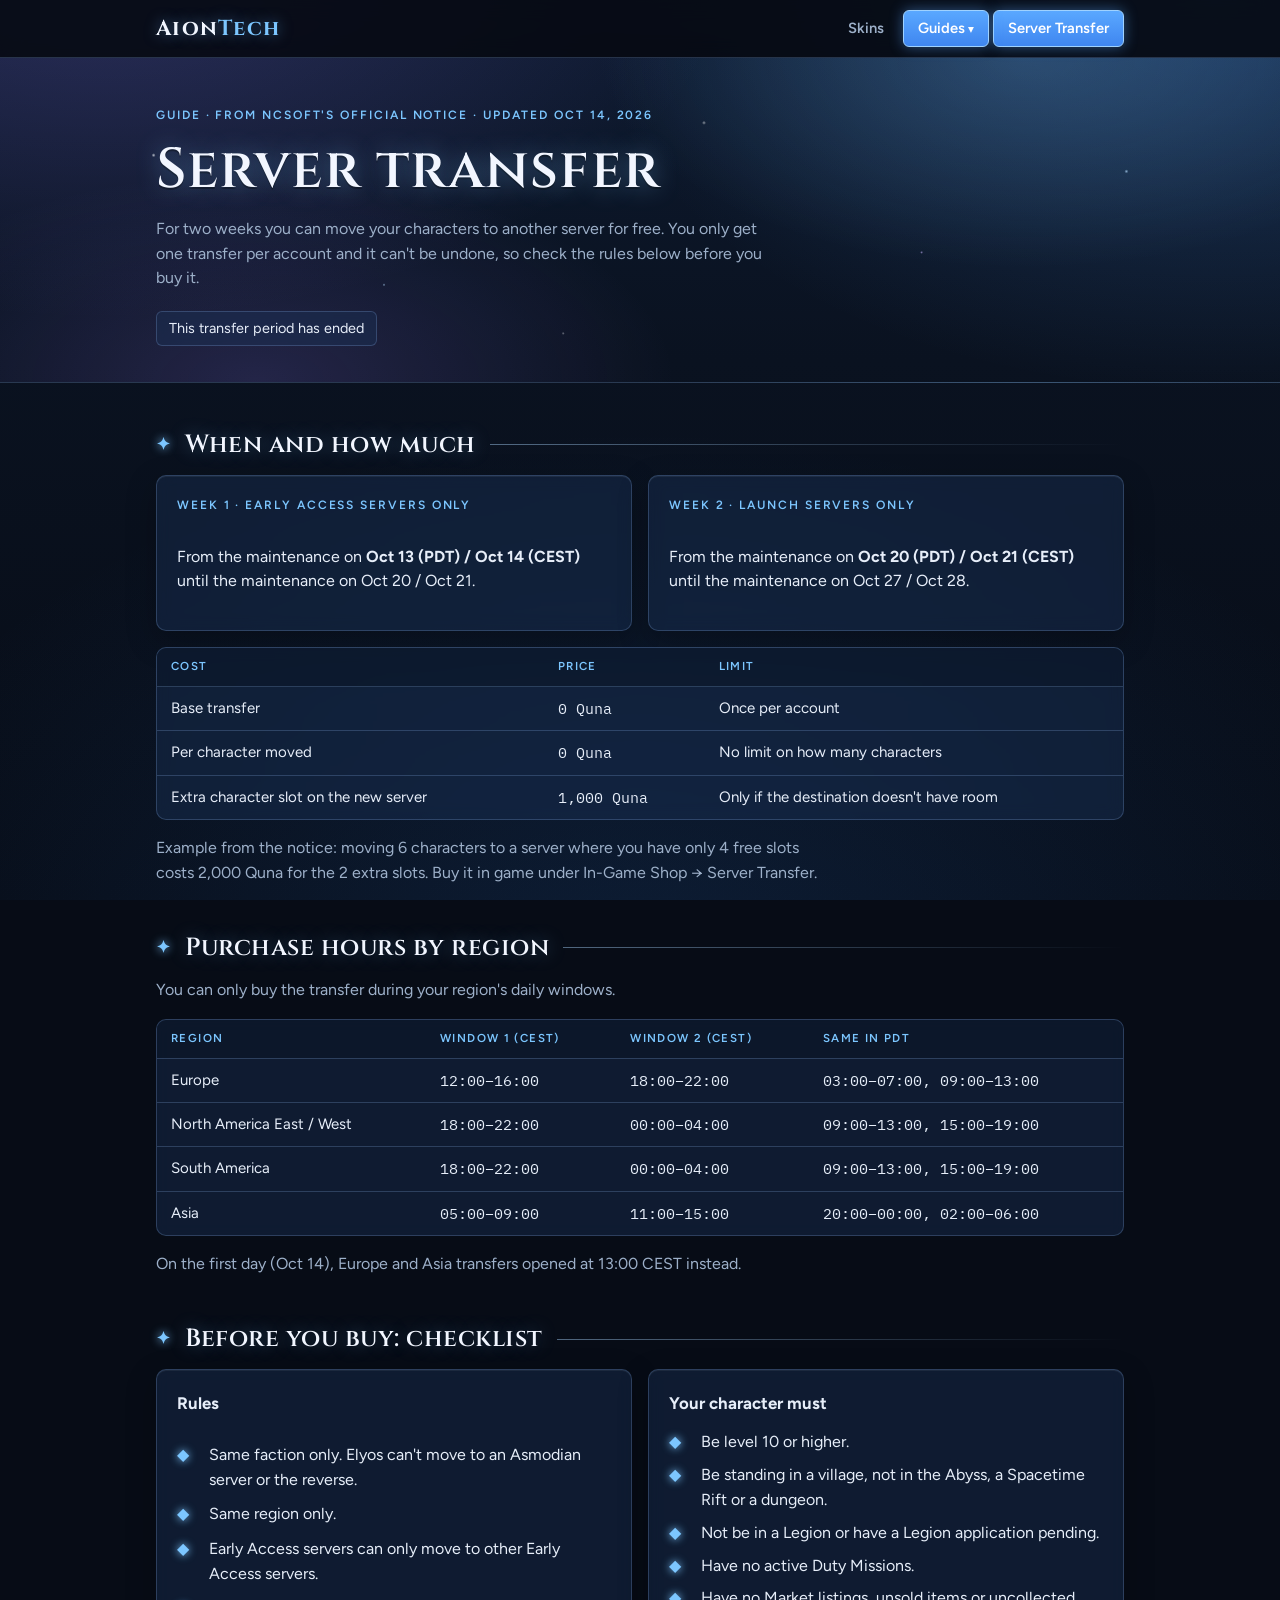
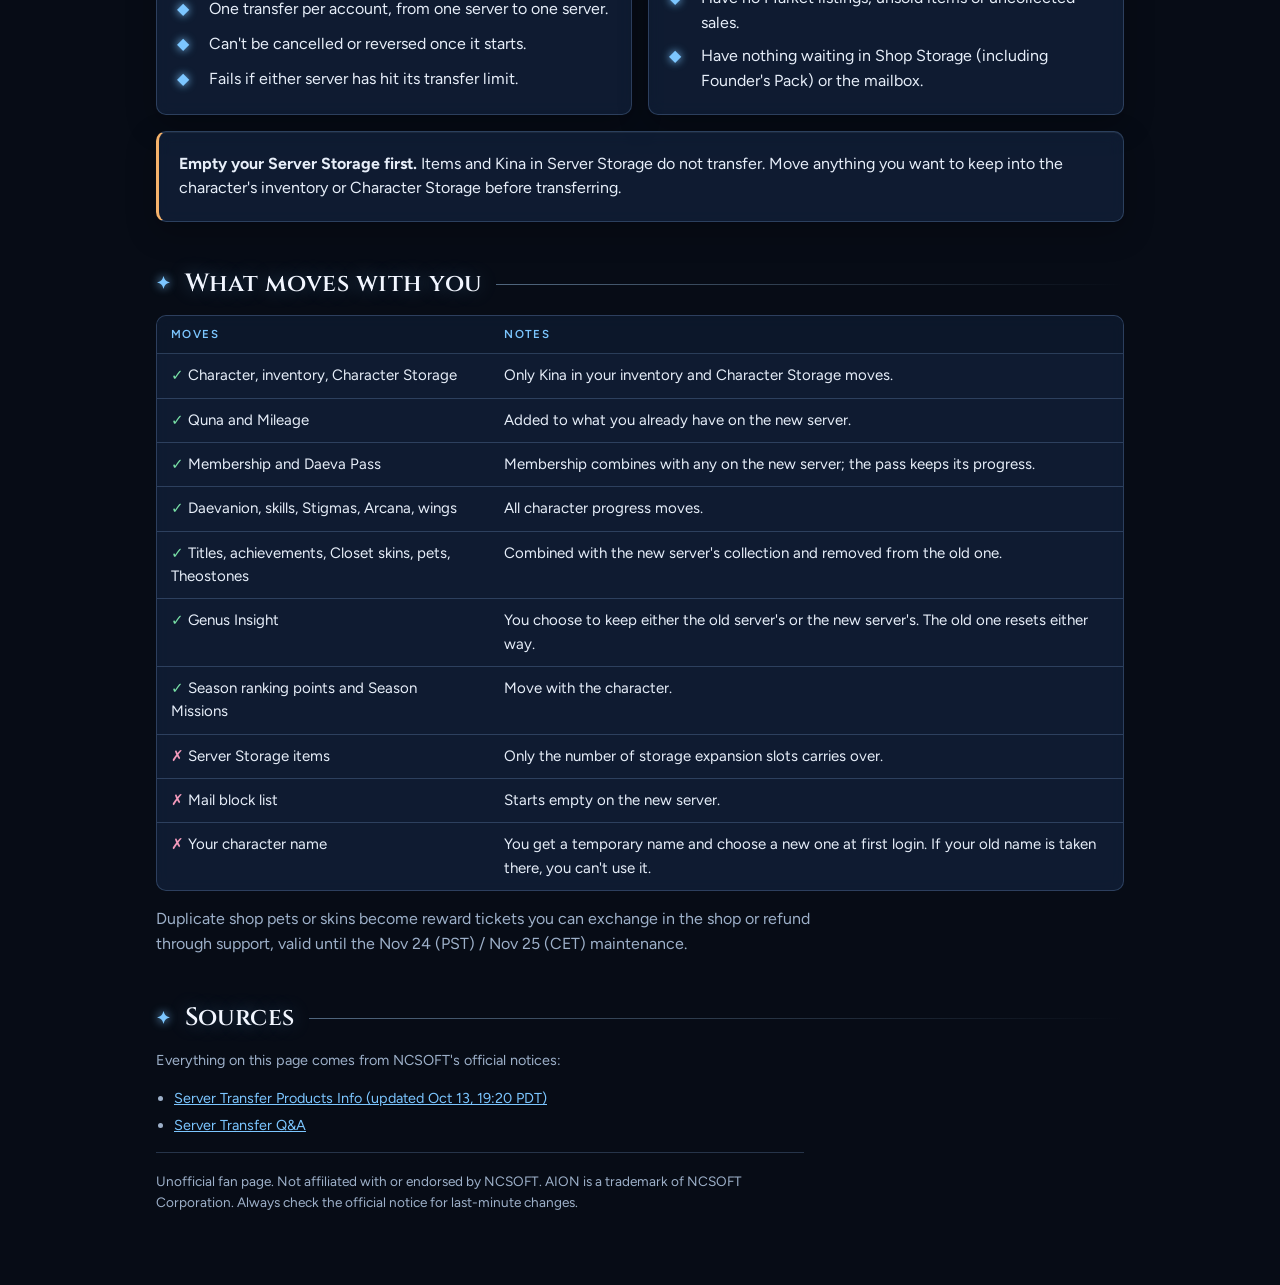
<file: server-transfer.html>
<!doctype html>
<html lang="en">
<head>
<meta charset="utf-8">
<meta name="viewport" content="width=device-width, initial-scale=1, viewport-fit=cover">
<title>AionTech · AION 2 Server Transfer Guide</title>
<meta name="description" content="AION 2 server transfer, October 2026: dates, free cost, requirements, purchase hours by region, and exactly what moves with your character.">
<link rel="preconnect" href="https://fonts.googleapis.com">
<link rel="preconnect" href="https://fonts.gstatic.com" crossorigin>
<link rel="stylesheet" href="https://fonts.googleapis.com/css2?family=Cinzel:wght@600;700&family=Figtree:wght@400;500;600;700&family=IBM+Plex+Mono:wght@500&display=swap">
<link rel="canonical" href="https://aion2tech.netlify.app/server-transfer.html">
<link rel="stylesheet" href="styles.css">
<style>
.check-list { list-style: none; margin: 0; padding: 0; display: grid; gap: 8px; }
.check-list li { display: grid; grid-template-columns: 22px 1fr; gap: 10px; }
.check-list li::before { content: "◆"; color: var(--accent); text-shadow: 0 0 8px var(--accent); }
.yes { color: var(--good); font-weight: 600; }
.no { color: var(--cash); font-weight: 600; }
</style>
</head>
<body>
<nav class="nav" aria-label="Site">
  <div class="wrap">
    <a class="brand" href="./">Aion<span>Tech</span></a>
    <ul>
      <li><a href="./">Skins</a></li>
      <li class="menu">
        <details>
          <summary class="active">Guides</summary>
          <div class="menu-panel">
          <div class="menu-group"><span class="eyebrow">Get stronger</span>
            <a href="combat-power.html">Combat Power</a>
            <a href="item-level.html">Item Level</a>
            <a href="stats.html">Stats &amp; Best-in-Slot</a>
            <a href="stigmas.html">Stigmas &amp; Builds</a>
            <a href="arcana.html">Arcana</a>
            <a href="pets.html">Pets &amp; Genus Insight</a>
          </div>
          <div class="menu-group"><span class="eyebrow">Endgame</span>
            <a href="nightmare.html">Nightmare</a>
            <a href="abyss-points.html">Abyss Points</a>
          </div>
          <div class="menu-group"><span class="eyebrow">Getting started</span>
            <a href="classes.html">Classes</a>
            <a href="leveling.html">Leveling 1–45</a>
            <a href="kinah.html">Kinah</a>
            <a href="server-transfer.html" aria-current="page">Server Transfer</a>
          </div>
            <a class="menu-all" href="guides.html">All guides →</a>
          </div>
        </details>
      </li>
      <li><a href="server-transfer.html" aria-current="page">Server Transfer</a></li>
    </ul>
  </div>
</nav>

<header class="hero">
  <div class="wrap">
    <span class="eyebrow">Guide · From NCSOFT's official notice · Updated Oct 14, 2026</span>
    <h1>Server transfer</h1>
    <p>For two weeks you can move your characters to another server for free. You only get one transfer per account and it can't be undone, so check the rules below before you buy it.</p>
    <div class="summary"><span id="phase">Transfer period: Oct 14 – Oct 28</span></div>
  </div>
</header>

<main class="wrap">
  <section aria-labelledby="when-h">
    <h2 id="when-h">When and how much</h2>
    <div class="grid2">
      <div class="panel">
        <span class="eyebrow">Week 1 · Early Access servers only</span>
        <p>From the maintenance on <strong>Oct 13 (PDT) / Oct 14 (CEST)</strong> until the maintenance on Oct 20 / Oct 21.</p>
      </div>
      <div class="panel">
        <span class="eyebrow">Week 2 · Launch servers only</span>
        <p>From the maintenance on <strong>Oct 20 (PDT) / Oct 21 (CEST)</strong> until the maintenance on Oct 27 / Oct 28.</p>
      </div>
    </div>
    <div class="table-box">
      <table>
        <thead><tr><th>Cost</th><th>Price</th><th>Limit</th></tr></thead>
        <tbody>
          <tr><td>Base transfer</td><td class="n">0 Quna</td><td>Once per account</td></tr>
          <tr><td>Per character moved</td><td class="n">0 Quna</td><td>No limit on how many characters</td></tr>
          <tr><td>Extra character slot on the new server</td><td class="n">1,000 Quna</td><td>Only if the destination doesn't have room</td></tr>
        </tbody>
      </table>
    </div>
    <p class="lead">Example from the notice: moving 6 characters to a server where you have only 4 free slots costs 2,000 Quna for the 2 extra slots. Buy it in game under In-Game Shop → Server Transfer.</p>
  </section>

  <section aria-labelledby="hours-h">
    <h2 id="hours-h">Purchase hours by region</h2>
    <p class="lead">You can only buy the transfer during your region's daily windows.</p>
    <div class="table-box">
      <table>
        <thead><tr><th>Region</th><th>Window 1 (CEST)</th><th>Window 2 (CEST)</th><th>Same in PDT</th></tr></thead>
        <tbody>
          <tr><td>Europe</td><td class="n">12:00–16:00</td><td class="n">18:00–22:00</td><td class="n">03:00–07:00, 09:00–13:00</td></tr>
          <tr><td>North America East / West</td><td class="n">18:00–22:00</td><td class="n">00:00–04:00</td><td class="n">09:00–13:00, 15:00–19:00</td></tr>
          <tr><td>South America</td><td class="n">18:00–22:00</td><td class="n">00:00–04:00</td><td class="n">09:00–13:00, 15:00–19:00</td></tr>
          <tr><td>Asia</td><td class="n">05:00–09:00</td><td class="n">11:00–15:00</td><td class="n">20:00–00:00, 02:00–06:00</td></tr>
        </tbody>
      </table>
    </div>
    <p class="lead">On the first day (Oct 14), Europe and Asia transfers opened at 13:00 CEST instead.</p>
  </section>

  <section aria-labelledby="req-h">
    <h2 id="req-h">Before you buy: checklist</h2>
    <div class="grid2">
      <div class="panel">
        <h3>Rules</h3>
        <ul class="check-list">
          <li>Same faction only. Elyos can't move to an Asmodian server or the reverse.</li>
          <li>Same region only.</li>
          <li>Early Access servers can only move to other Early Access servers.</li>
          <li>One transfer per account, from one server to one server.</li>
          <li>Can't be cancelled or reversed once it starts.</li>
          <li>Fails if either server has hit its transfer limit.</li>
        </ul>
      </div>
      <div class="panel">
        <h3>Your character must</h3>
        <ul class="check-list">
          <li>Be level 10 or higher.</li>
          <li>Be standing in a village, not in the Abyss, a Spacetime Rift or a dungeon.</li>
          <li>Not be in a Legion or have a Legion application pending.</li>
          <li>Have no active Duty Missions.</li>
          <li>Have no Market listings, unsold items or uncollected sales.</li>
          <li>Have nothing waiting in Shop Storage (including Founder's Pack) or the mailbox.</li>
        </ul>
      </div>
    </div>
    <div class="callout warn"><p><strong>Empty your Server Storage first.</strong> Items and Kina in Server Storage do not transfer. Move anything you want to keep into the character's inventory or Character Storage before transferring.</p></div>
  </section>

  <section aria-labelledby="what-h">
    <h2 id="what-h">What moves with you</h2>
    <div class="table-box">
      <table>
        <thead><tr><th>Moves</th><th>Notes</th></tr></thead>
        <tbody>
          <tr><td><span class="yes">✓</span> Character, inventory, Character Storage</td><td>Only Kina in your inventory and Character Storage moves.</td></tr>
          <tr><td><span class="yes">✓</span> Quna and Mileage</td><td>Added to what you already have on the new server.</td></tr>
          <tr><td><span class="yes">✓</span> Membership and Daeva Pass</td><td>Membership combines with any on the new server; the pass keeps its progress.</td></tr>
          <tr><td><span class="yes">✓</span> Daevanion, skills, Stigmas, Arcana, wings</td><td>All character progress moves.</td></tr>
          <tr><td><span class="yes">✓</span> Titles, achievements, Closet skins, pets, Theostones</td><td>Combined with the new server's collection and removed from the old one.</td></tr>
          <tr><td><span class="yes">✓</span> Genus Insight</td><td>You choose to keep either the old server's or the new server's. The old one resets either way.</td></tr>
          <tr><td><span class="yes">✓</span> Season ranking points and Season Missions</td><td>Move with the character.</td></tr>
          <tr><td><span class="no">✗</span> Server Storage items</td><td>Only the number of storage expansion slots carries over.</td></tr>
          <tr><td><span class="no">✗</span> Mail block list</td><td>Starts empty on the new server.</td></tr>
          <tr><td><span class="no">✗</span> Your character name</td><td>You get a temporary name and choose a new one at first login. If your old name is taken there, you can't use it.</td></tr>
        </tbody>
      </table>
    </div>
    <p class="lead">Duplicate shop pets or skins become reward tickets you can exchange in the shop or refund through support, valid until the Nov 24 (PST) / Nov 25 (CET) maintenance.</p>
  </section>

  <section aria-labelledby="src-h" class="sources">
    <h2 id="src-h">Sources</h2>
    <p>Everything on this page comes from NCSOFT's official notices:</p>
    <ul>
      <li><a href="https://aion2.plaync.com/en-us/board/notice/view?articleId=6ac932a8fa34c1011d627bc9" target="_blank" rel="noopener">Server Transfer Products Info (updated Oct 13, 19:20 PDT)</a></li>
      <li><a href="https://aion2.plaync.com/en-us/board/notice/view?articleId=6ac7e128d97eae18cc40e3b7" target="_blank" rel="noopener">Server Transfer Q&amp;A</a></li>
    </ul>
    <p class="disclaimer">Unofficial fan page. Not affiliated with or endorsed by NCSOFT. AION is a trademark of NCSOFT Corporation. Always check the official notice for last-minute changes.</p>
  </section>
</main>

<script>
(function () {
  const now = new Date();
  const w2 = new Date("2026-10-21T09:00:00+02:00"), end = new Date("2026-10-28T09:00:00+01:00");
  const el = document.getElementById("phase");
  if (now < w2) el.textContent = "Open now for Early Access servers · Launch servers from Oct 21";
  else if (now < end) el.textContent = "Open now for Launch servers · ends with the Oct 28 maintenance";
  else el.textContent = "This transfer period has ended";
})();
</script>
<script data-menu-close>document.addEventListener("click",e=>{document.querySelectorAll(".menu details[open]").forEach(d=>{if(!d.contains(e.target))d.open=false})});document.addEventListener("keydown",e=>{if(e.key==="Escape")document.querySelectorAll(".menu details[open]").forEach(d=>d.open=false)});</script>
</body>
</html>
</file>
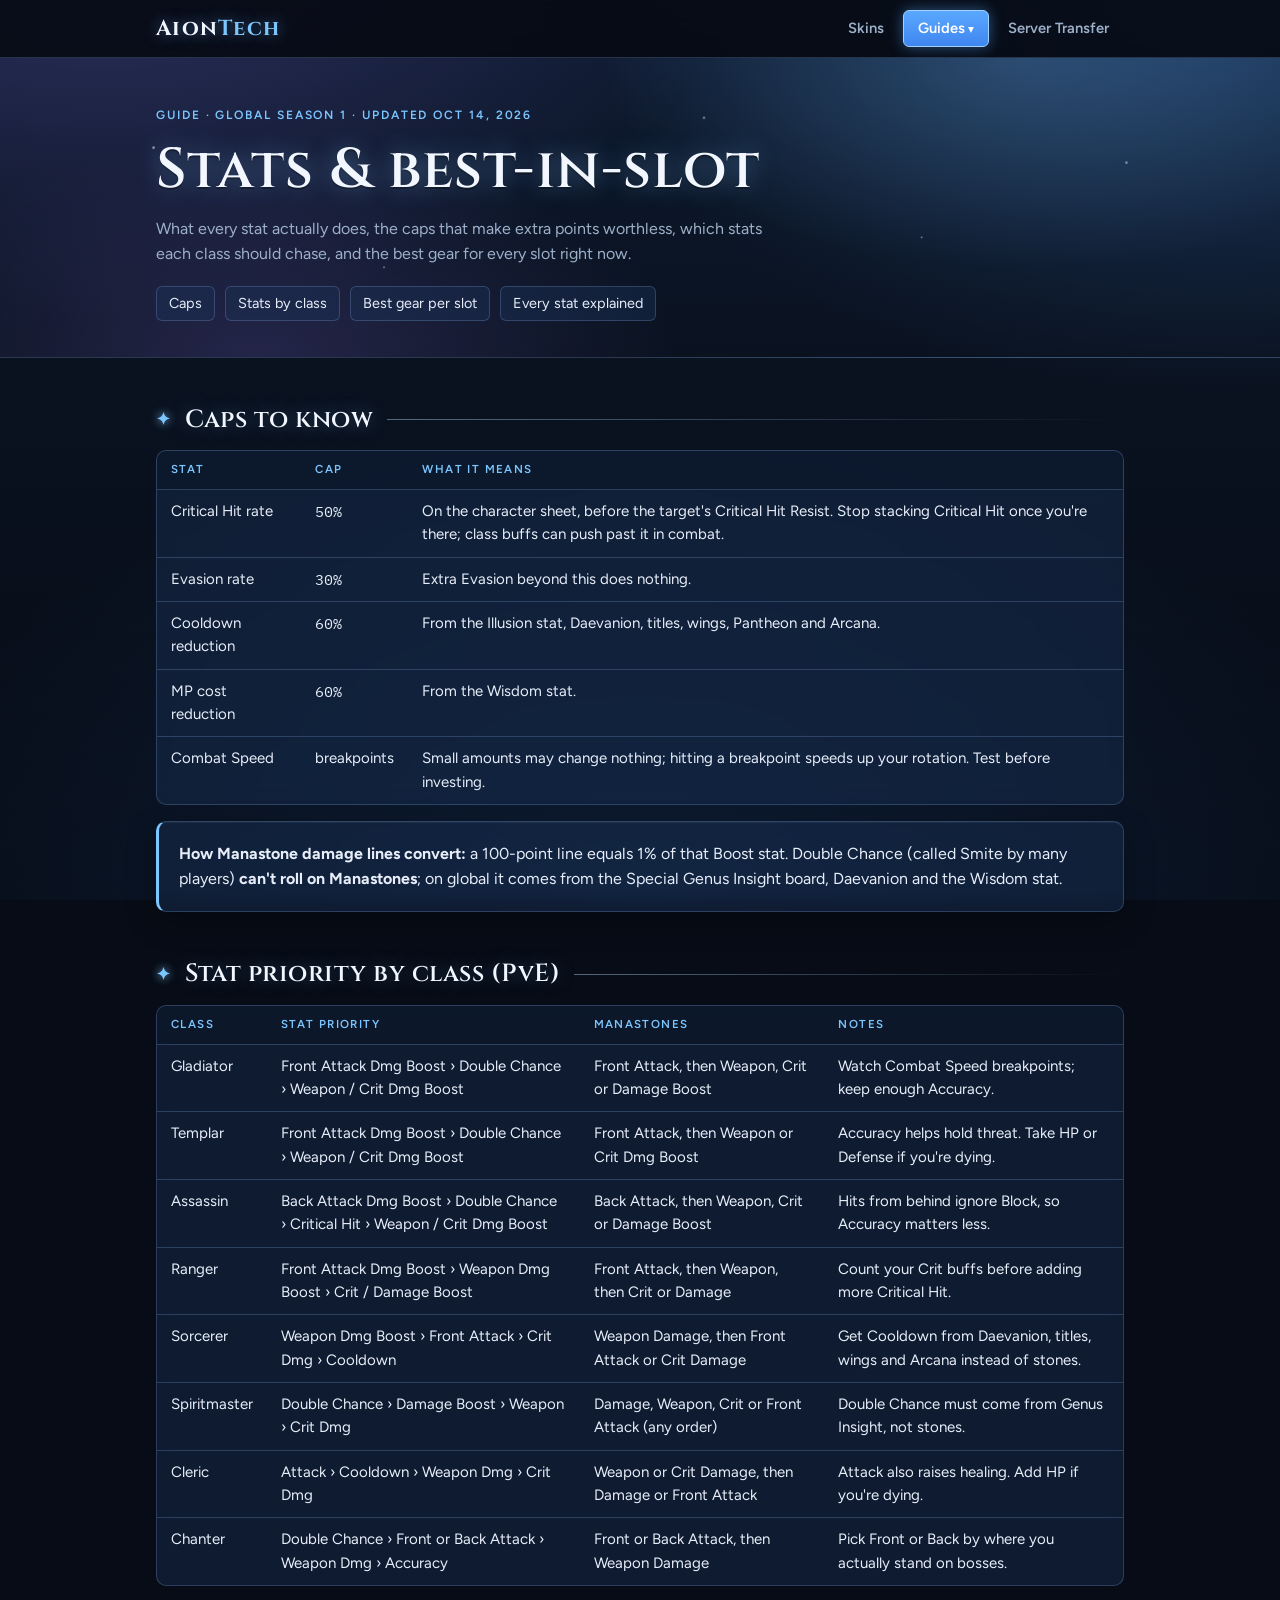
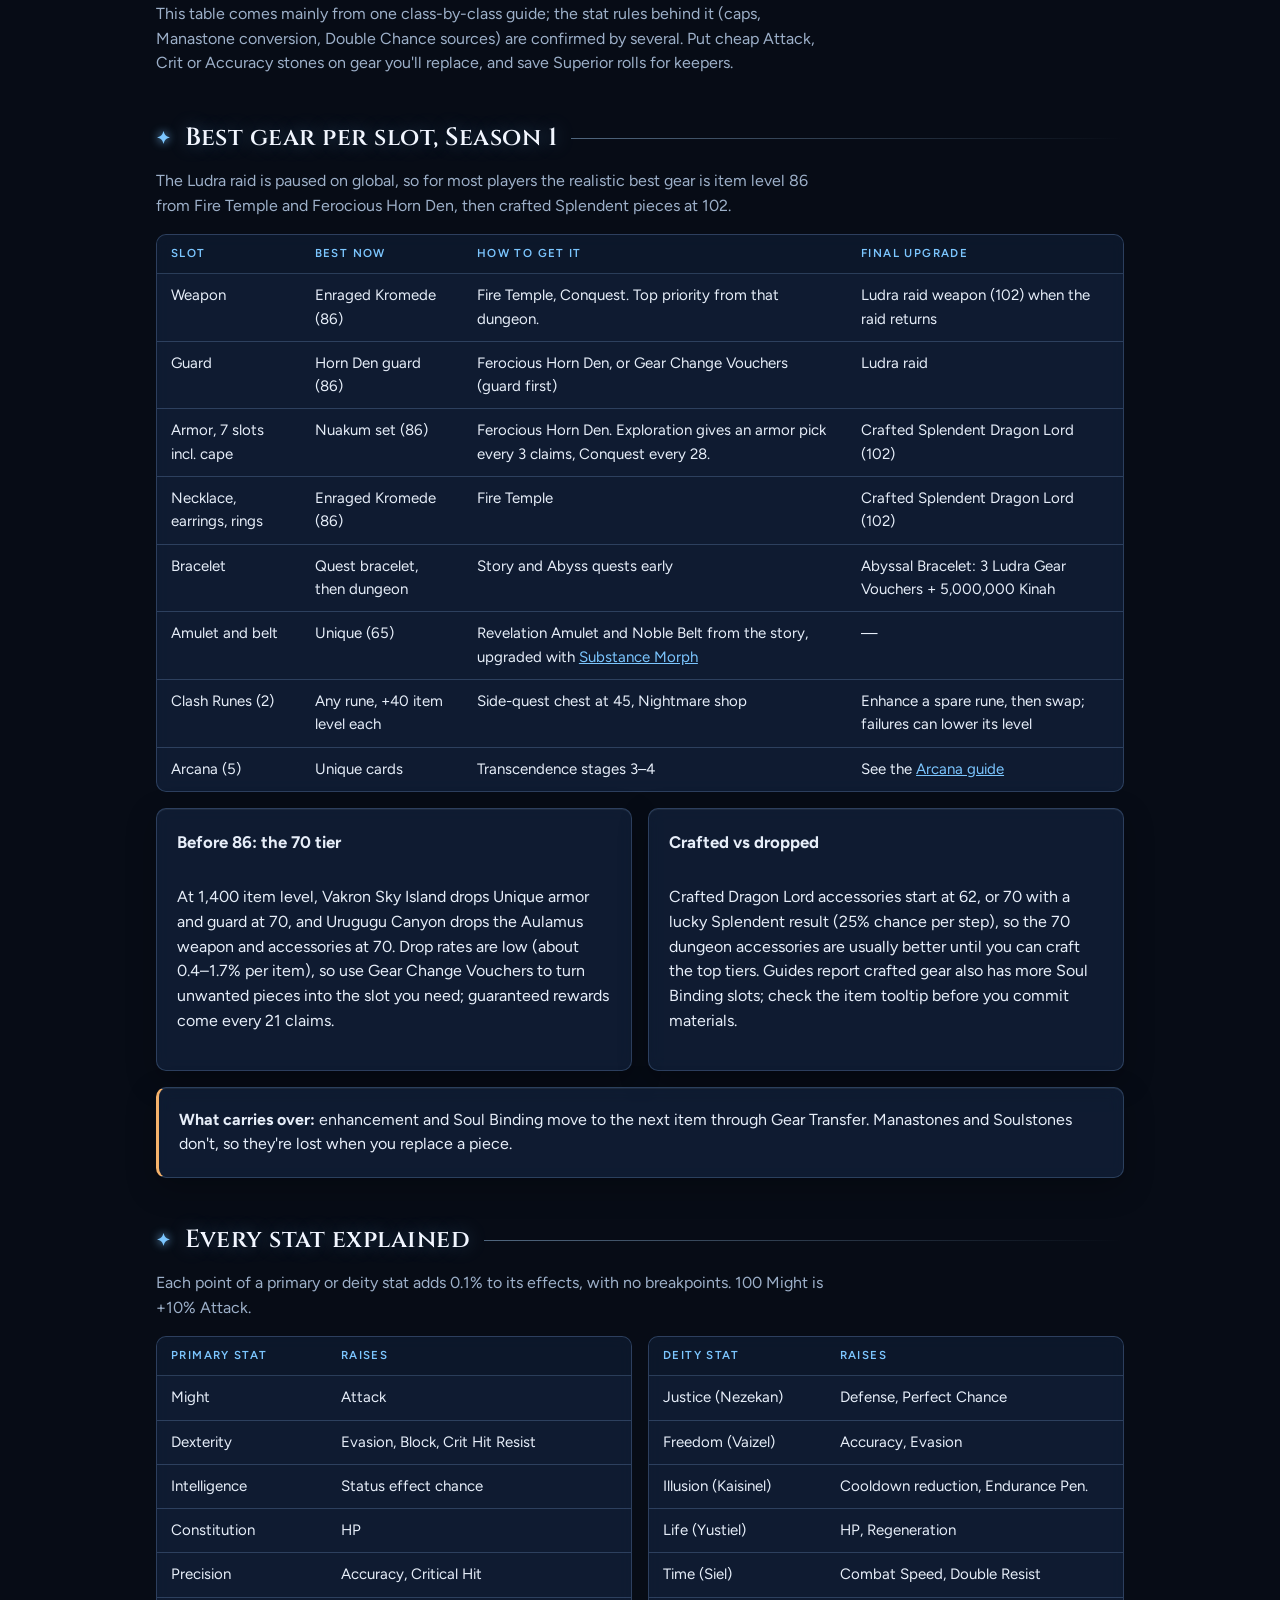
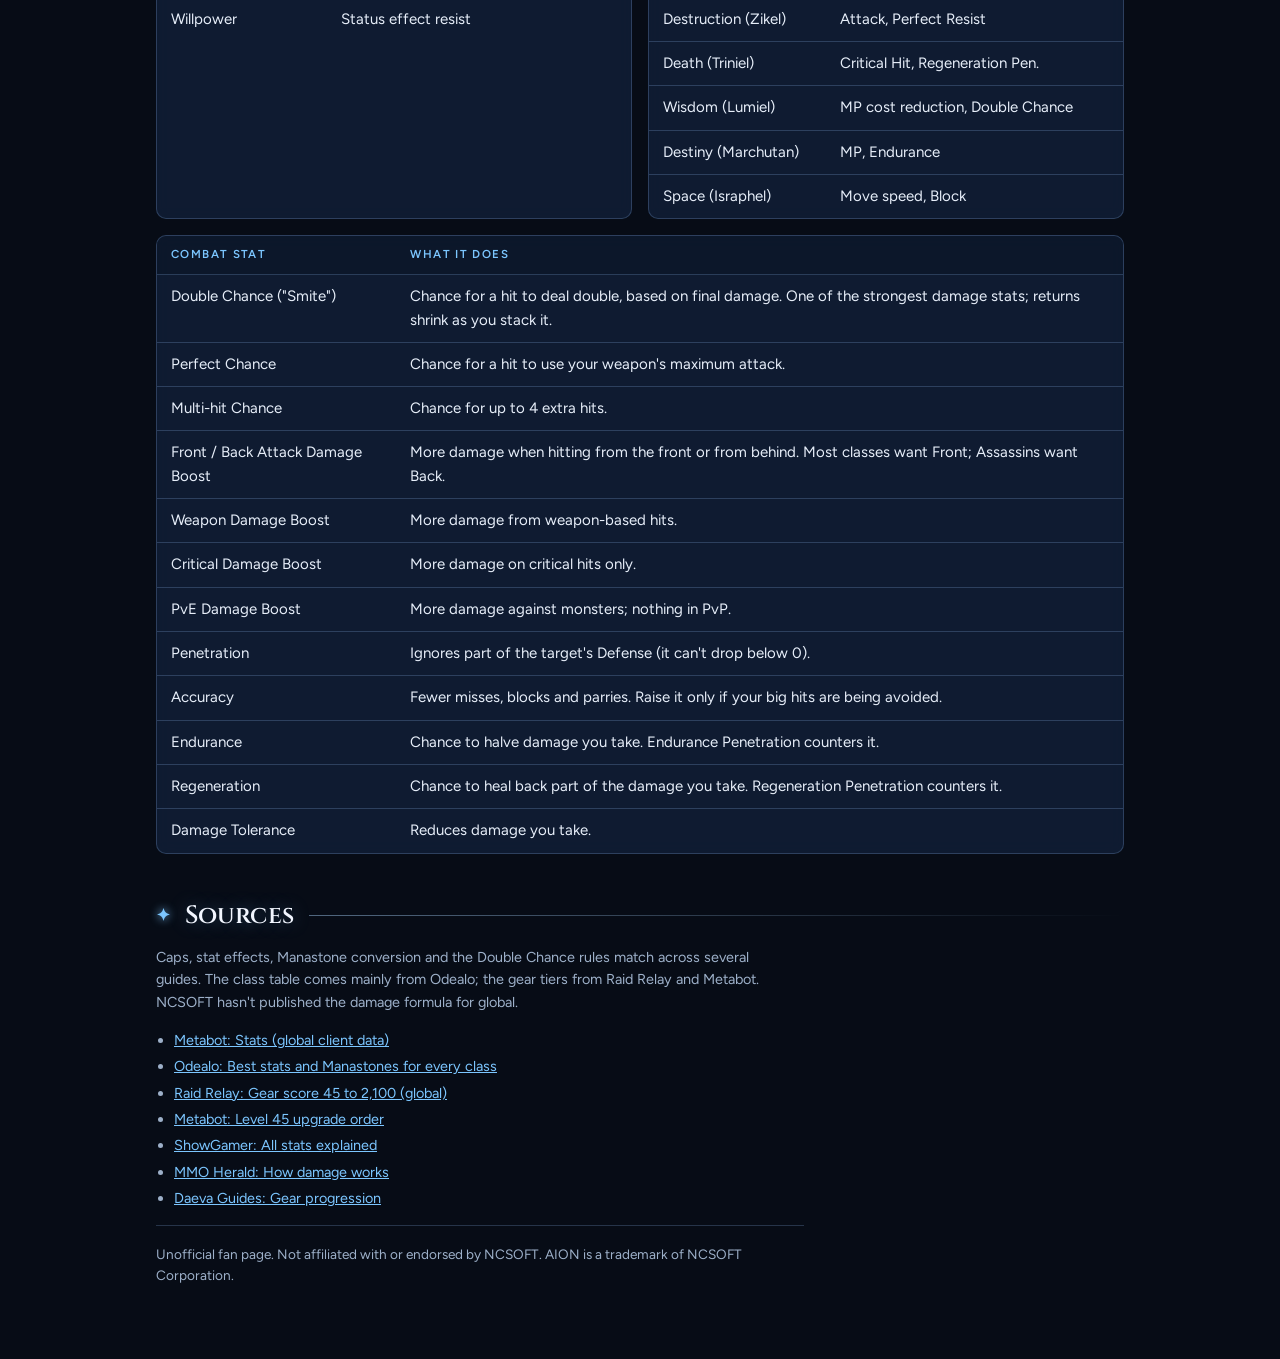
<file: stats.html>
<!doctype html>
<html lang="en">
<head>
<meta charset="utf-8">
<meta name="viewport" content="width=device-width, initial-scale=1, viewport-fit=cover">
<title>AionTech · AION 2 Stats &amp; Best-in-Slot</title>
<meta name="description" content="AION 2 stats explained for global: what every stat does, caps, stat priority and best Manastones for all 8 classes, and best-in-slot gear for every slot in Season 1.">
<link rel="preconnect" href="https://fonts.googleapis.com">
<link rel="preconnect" href="https://fonts.gstatic.com" crossorigin>
<link rel="stylesheet" href="https://fonts.googleapis.com/css2?family=Cinzel:wght@600;700&family=Figtree:wght@400;500;600;700&family=IBM+Plex+Mono:wght@500&display=swap">
<link rel="canonical" href="https://aion2tech.netlify.app/stats.html">
<link rel="stylesheet" href="styles.css">
</head>
<body>
<nav class="nav" aria-label="Site">
  <div class="wrap">
    <a class="brand" href="./">Aion<span>Tech</span></a>
    <ul>
      <li><a href="./">Skins</a></li>
      <li class="menu">
        <details>
          <summary class="active">Guides</summary>
          <div class="menu-panel">
          <div class="menu-group"><span class="eyebrow">Get stronger</span>
            <a href="combat-power.html">Combat Power</a>
            <a href="item-level.html">Item Level</a>
            <a href="stats.html" aria-current="page">Stats &amp; Best-in-Slot</a>
            <a href="stigmas.html">Stigmas &amp; Builds</a>
            <a href="arcana.html">Arcana</a>
            <a href="pets.html">Pets &amp; Genus Insight</a>
          </div>
          <div class="menu-group"><span class="eyebrow">Endgame</span>
            <a href="nightmare.html">Nightmare</a>
            <a href="abyss-points.html">Abyss Points</a>
          </div>
          <div class="menu-group"><span class="eyebrow">Getting started</span>
            <a href="classes.html">Classes</a>
            <a href="leveling.html">Leveling 1–45</a>
            <a href="kinah.html">Kinah</a>
            <a href="server-transfer.html">Server Transfer</a>
          </div>
            <a class="menu-all" href="guides.html">All guides →</a>
          </div>
        </details>
      </li>
      <li><a href="server-transfer.html">Server Transfer</a></li>
    </ul>
  </div>
</nav>

<header class="hero">
  <div class="wrap">
    <span class="eyebrow">Guide · Global Season 1 · Updated Oct 14, 2026</span>
    <h1>Stats &amp; best-in-slot</h1>
    <p>What every stat actually does, the caps that make extra points worthless, which stats each class should chase, and the best gear for every slot right now.</p>
    <div class="summary">
      <a href="#caps-h">Caps</a>
      <a href="#class-h">Stats by class</a>
      <a href="#bis-h">Best gear per slot</a>
      <a href="#glossary-h">Every stat explained</a>
    </div>
  </div>
</header>

<main class="wrap">
  <section aria-labelledby="caps-h">
    <h2 id="caps-h">Caps to know</h2>
    <div class="table-box">
      <table>
        <thead><tr><th>Stat</th><th>Cap</th><th>What it means</th></tr></thead>
        <tbody>
          <tr><td>Critical Hit rate</td><td class="n">50%</td><td>On the character sheet, before the target's Critical Hit Resist. Stop stacking Critical Hit once you're there; class buffs can push past it in combat.</td></tr>
          <tr><td>Evasion rate</td><td class="n">30%</td><td>Extra Evasion beyond this does nothing.</td></tr>
          <tr><td>Cooldown reduction</td><td class="n">60%</td><td>From the Illusion stat, Daevanion, titles, wings, Pantheon and Arcana.</td></tr>
          <tr><td>MP cost reduction</td><td class="n">60%</td><td>From the Wisdom stat.</td></tr>
          <tr><td>Combat Speed</td><td>breakpoints</td><td>Small amounts may change nothing; hitting a breakpoint speeds up your rotation. Test before investing.</td></tr>
        </tbody>
      </table>
    </div>
    <div class="callout"><p><strong>How Manastone damage lines convert:</strong> a 100-point line equals 1% of that Boost stat. Double Chance (called Smite by many players) <strong>can't roll on Manastones</strong>; on global it comes from the Special Genus Insight board, Daevanion and the Wisdom stat.</p></div>
  </section>

  <section aria-labelledby="class-h">
    <h2 id="class-h">Stat priority by class (PvE)</h2>
    <div class="table-box">
      <table>
        <thead><tr><th>Class</th><th>Stat priority</th><th>Manastones</th><th>Notes</th></tr></thead>
        <tbody>
          <tr><td>Gladiator</td><td>Front Attack Dmg Boost › Double Chance › Weapon / Crit Dmg Boost</td><td>Front Attack, then Weapon, Crit or Damage Boost</td><td>Watch Combat Speed breakpoints; keep enough Accuracy.</td></tr>
          <tr><td>Templar</td><td>Front Attack Dmg Boost › Double Chance › Weapon / Crit Dmg Boost</td><td>Front Attack, then Weapon or Crit Dmg Boost</td><td>Accuracy helps hold threat. Take HP or Defense if you're dying.</td></tr>
          <tr><td>Assassin</td><td>Back Attack Dmg Boost › Double Chance › Critical Hit › Weapon / Crit Dmg Boost</td><td>Back Attack, then Weapon, Crit or Damage Boost</td><td>Hits from behind ignore Block, so Accuracy matters less.</td></tr>
          <tr><td>Ranger</td><td>Front Attack Dmg Boost › Weapon Dmg Boost › Crit / Damage Boost</td><td>Front Attack, then Weapon, then Crit or Damage</td><td>Count your Crit buffs before adding more Critical Hit.</td></tr>
          <tr><td>Sorcerer</td><td>Weapon Dmg Boost › Front Attack › Crit Dmg › Cooldown</td><td>Weapon Damage, then Front Attack or Crit Damage</td><td>Get Cooldown from Daevanion, titles, wings and Arcana instead of stones.</td></tr>
          <tr><td>Spiritmaster</td><td>Double Chance › Damage Boost › Weapon › Crit Dmg</td><td>Damage, Weapon, Crit or Front Attack (any order)</td><td>Double Chance must come from Genus Insight, not stones.</td></tr>
          <tr><td>Cleric</td><td>Attack › Cooldown › Weapon Dmg › Crit Dmg</td><td>Weapon or Crit Damage, then Damage or Front Attack</td><td>Attack also raises healing. Add HP if you're dying.</td></tr>
          <tr><td>Chanter</td><td>Double Chance › Front or Back Attack › Weapon Dmg › Accuracy</td><td>Front or Back Attack, then Weapon Damage</td><td>Pick Front or Back by where you actually stand on bosses.</td></tr>
        </tbody>
      </table>
    </div>
    <p class="lead">This table comes mainly from one class-by-class guide; the stat rules behind it (caps, Manastone conversion, Double Chance sources) are confirmed by several. Put cheap Attack, Crit or Accuracy stones on gear you'll replace, and save Superior rolls for keepers.</p>
  </section>

  <section aria-labelledby="bis-h">
    <h2 id="bis-h">Best gear per slot, Season 1</h2>
    <p class="lead">The Ludra raid is paused on global, so for most players the realistic best gear is item level 86 from Fire Temple and Ferocious Horn Den, then crafted Splendent pieces at 102.</p>
    <div class="table-box">
      <table>
        <thead><tr><th>Slot</th><th>Best now</th><th>How to get it</th><th>Final upgrade</th></tr></thead>
        <tbody>
          <tr><td>Weapon</td><td>Enraged Kromede (86)</td><td>Fire Temple, Conquest. Top priority from that dungeon.</td><td>Ludra raid weapon (102) when the raid returns</td></tr>
          <tr><td>Guard</td><td>Horn Den guard (86)</td><td>Ferocious Horn Den, or Gear Change Vouchers (guard first)</td><td>Ludra raid</td></tr>
          <tr><td>Armor, 7 slots incl. cape</td><td>Nuakum set (86)</td><td>Ferocious Horn Den. Exploration gives an armor pick every 3 claims, Conquest every 28.</td><td>Crafted Splendent Dragon Lord (102)</td></tr>
          <tr><td>Necklace, earrings, rings</td><td>Enraged Kromede (86)</td><td>Fire Temple</td><td>Crafted Splendent Dragon Lord (102)</td></tr>
          <tr><td>Bracelet</td><td>Quest bracelet, then dungeon</td><td>Story and Abyss quests early</td><td>Abyssal Bracelet: 3 Ludra Gear Vouchers + 5,000,000 Kinah</td></tr>
          <tr><td>Amulet and belt</td><td>Unique (65)</td><td>Revelation Amulet and Noble Belt from the story, upgraded with <a href="item-level.html#systems-h">Substance Morph</a></td><td>—</td></tr>
          <tr><td>Clash Runes (2)</td><td>Any rune, +40 item level each</td><td>Side-quest chest at 45, Nightmare shop</td><td>Enhance a spare rune, then swap; failures can lower its level</td></tr>
          <tr><td>Arcana (5)</td><td>Unique cards</td><td>Transcendence stages 3–4</td><td>See the <a href="arcana.html">Arcana guide</a></td></tr>
        </tbody>
      </table>
    </div>
    <div class="grid2">
      <div class="panel">
        <h3>Before 86: the 70 tier</h3>
        <p>At 1,400 item level, Vakron Sky Island drops Unique armor and guard at 70, and Urugugu Canyon drops the Aulamus weapon and accessories at 70. Drop rates are low (about 0.4–1.7% per item), so use Gear Change Vouchers to turn unwanted pieces into the slot you need; guaranteed rewards come every 21 claims.</p>
      </div>
      <div class="panel">
        <h3>Crafted vs dropped</h3>
        <p>Crafted Dragon Lord accessories start at 62, or 70 with a lucky Splendent result (25% chance per step), so the 70 dungeon accessories are usually better until you can craft the top tiers. Guides report crafted gear also has more Soul Binding slots; check the item tooltip before you commit materials.</p>
      </div>
    </div>
    <div class="callout warn"><p><strong>What carries over:</strong> enhancement and Soul Binding move to the next item through Gear Transfer. Manastones and Soulstones don't, so they're lost when you replace a piece.</p></div>
  </section>

  <section aria-labelledby="glossary-h">
    <h2 id="glossary-h">Every stat explained</h2>
    <p class="lead">Each point of a primary or deity stat adds 0.1% to its effects, with no breakpoints. 100 Might is +10% Attack.</p>
    <div class="grid2">
      <div class="table-box">
        <table style="min-width: 0">
          <thead><tr><th>Primary stat</th><th>Raises</th></tr></thead>
          <tbody>
            <tr><td>Might</td><td>Attack</td></tr>
            <tr><td>Dexterity</td><td>Evasion, Block, Crit Hit Resist</td></tr>
            <tr><td>Intelligence</td><td>Status effect chance</td></tr>
            <tr><td>Constitution</td><td>HP</td></tr>
            <tr><td>Precision</td><td>Accuracy, Critical Hit</td></tr>
            <tr><td>Willpower</td><td>Status effect resist</td></tr>
          </tbody>
        </table>
      </div>
      <div class="table-box">
        <table style="min-width: 0">
          <thead><tr><th>Deity stat</th><th>Raises</th></tr></thead>
          <tbody>
            <tr><td>Justice (Nezekan)</td><td>Defense, Perfect Chance</td></tr>
            <tr><td>Freedom (Vaizel)</td><td>Accuracy, Evasion</td></tr>
            <tr><td>Illusion (Kaisinel)</td><td>Cooldown reduction, Endurance Pen.</td></tr>
            <tr><td>Life (Yustiel)</td><td>HP, Regeneration</td></tr>
            <tr><td>Time (Siel)</td><td>Combat Speed, Double Resist</td></tr>
            <tr><td>Destruction (Zikel)</td><td>Attack, Perfect Resist</td></tr>
            <tr><td>Death (Triniel)</td><td>Critical Hit, Regeneration Pen.</td></tr>
            <tr><td>Wisdom (Lumiel)</td><td>MP cost reduction, Double Chance</td></tr>
            <tr><td>Destiny (Marchutan)</td><td>MP, Endurance</td></tr>
            <tr><td>Space (Israphel)</td><td>Move speed, Block</td></tr>
          </tbody>
        </table>
      </div>
    </div>
    <div class="table-box">
      <table>
        <thead><tr><th>Combat stat</th><th>What it does</th></tr></thead>
        <tbody>
          <tr><td>Double Chance ("Smite")</td><td>Chance for a hit to deal double, based on final damage. One of the strongest damage stats; returns shrink as you stack it.</td></tr>
          <tr><td>Perfect Chance</td><td>Chance for a hit to use your weapon's maximum attack.</td></tr>
          <tr><td>Multi-hit Chance</td><td>Chance for up to 4 extra hits.</td></tr>
          <tr><td>Front / Back Attack Damage Boost</td><td>More damage when hitting from the front or from behind. Most classes want Front; Assassins want Back.</td></tr>
          <tr><td>Weapon Damage Boost</td><td>More damage from weapon-based hits.</td></tr>
          <tr><td>Critical Damage Boost</td><td>More damage on critical hits only.</td></tr>
          <tr><td>PvE Damage Boost</td><td>More damage against monsters; nothing in PvP.</td></tr>
          <tr><td>Penetration</td><td>Ignores part of the target's Defense (it can't drop below 0).</td></tr>
          <tr><td>Accuracy</td><td>Fewer misses, blocks and parries. Raise it only if your big hits are being avoided.</td></tr>
          <tr><td>Endurance</td><td>Chance to halve damage you take. Endurance Penetration counters it.</td></tr>
          <tr><td>Regeneration</td><td>Chance to heal back part of the damage you take. Regeneration Penetration counters it.</td></tr>
          <tr><td>Damage Tolerance</td><td>Reduces damage you take.</td></tr>
        </tbody>
      </table>
    </div>
  </section>

  <section aria-labelledby="src-h" class="sources">
    <h2 id="src-h">Sources</h2>
    <p>Caps, stat effects, Manastone conversion and the Double Chance rules match across several guides. The class table comes mainly from Odealo; the gear tiers from Raid Relay and Metabot. NCSOFT hasn't published the damage formula for global.</p>
    <ul>
      <li><a href="https://metabot.gg/en/aion-2/stats" target="_blank" rel="noopener">Metabot: Stats (global client data)</a></li>
      <li><a href="https://odealo.com/articles/best-stats-manastones-for-every-class-aion-2-guide" target="_blank" rel="noopener">Odealo: Best stats and Manastones for every class</a></li>
      <li><a href="https://raidrelay.com/aion-2-gear-score-guide" target="_blank" rel="noopener">Raid Relay: Gear score 45 to 2,100 (global)</a></li>
      <li><a href="https://metabot.gg/en/aion-2/guides/gear-progression-guide" target="_blank" rel="noopener">Metabot: Level 45 upgrade order</a></li>
      <li><a href="https://showgamer.com/en/guides/6361-vse-harakteristiki-v-aion-2-osnovnye-parametry-i-dopolnitelnye-harakteristiki" target="_blank" rel="noopener">ShowGamer: All stats explained</a></li>
      <li><a href="https://www.mmoherald.com/aion-2/guides/damage-calculation" target="_blank" rel="noopener">MMO Herald: How damage works</a></li>
      <li><a href="https://daevaguides.com/en/guides/gear-progression/" target="_blank" rel="noopener">Daeva Guides: Gear progression</a></li>
    </ul>
    <p class="disclaimer">Unofficial fan page. Not affiliated with or endorsed by NCSOFT. AION is a trademark of NCSOFT Corporation.</p>
  </section>
</main>
<script data-menu-close>document.addEventListener("click",e=>{document.querySelectorAll(".menu details[open]").forEach(d=>{if(!d.contains(e.target))d.open=false})});document.addEventListener("keydown",e=>{if(e.key==="Escape")document.querySelectorAll(".menu details[open]").forEach(d=>d.open=false)});</script>
</body>
</html>
</file>
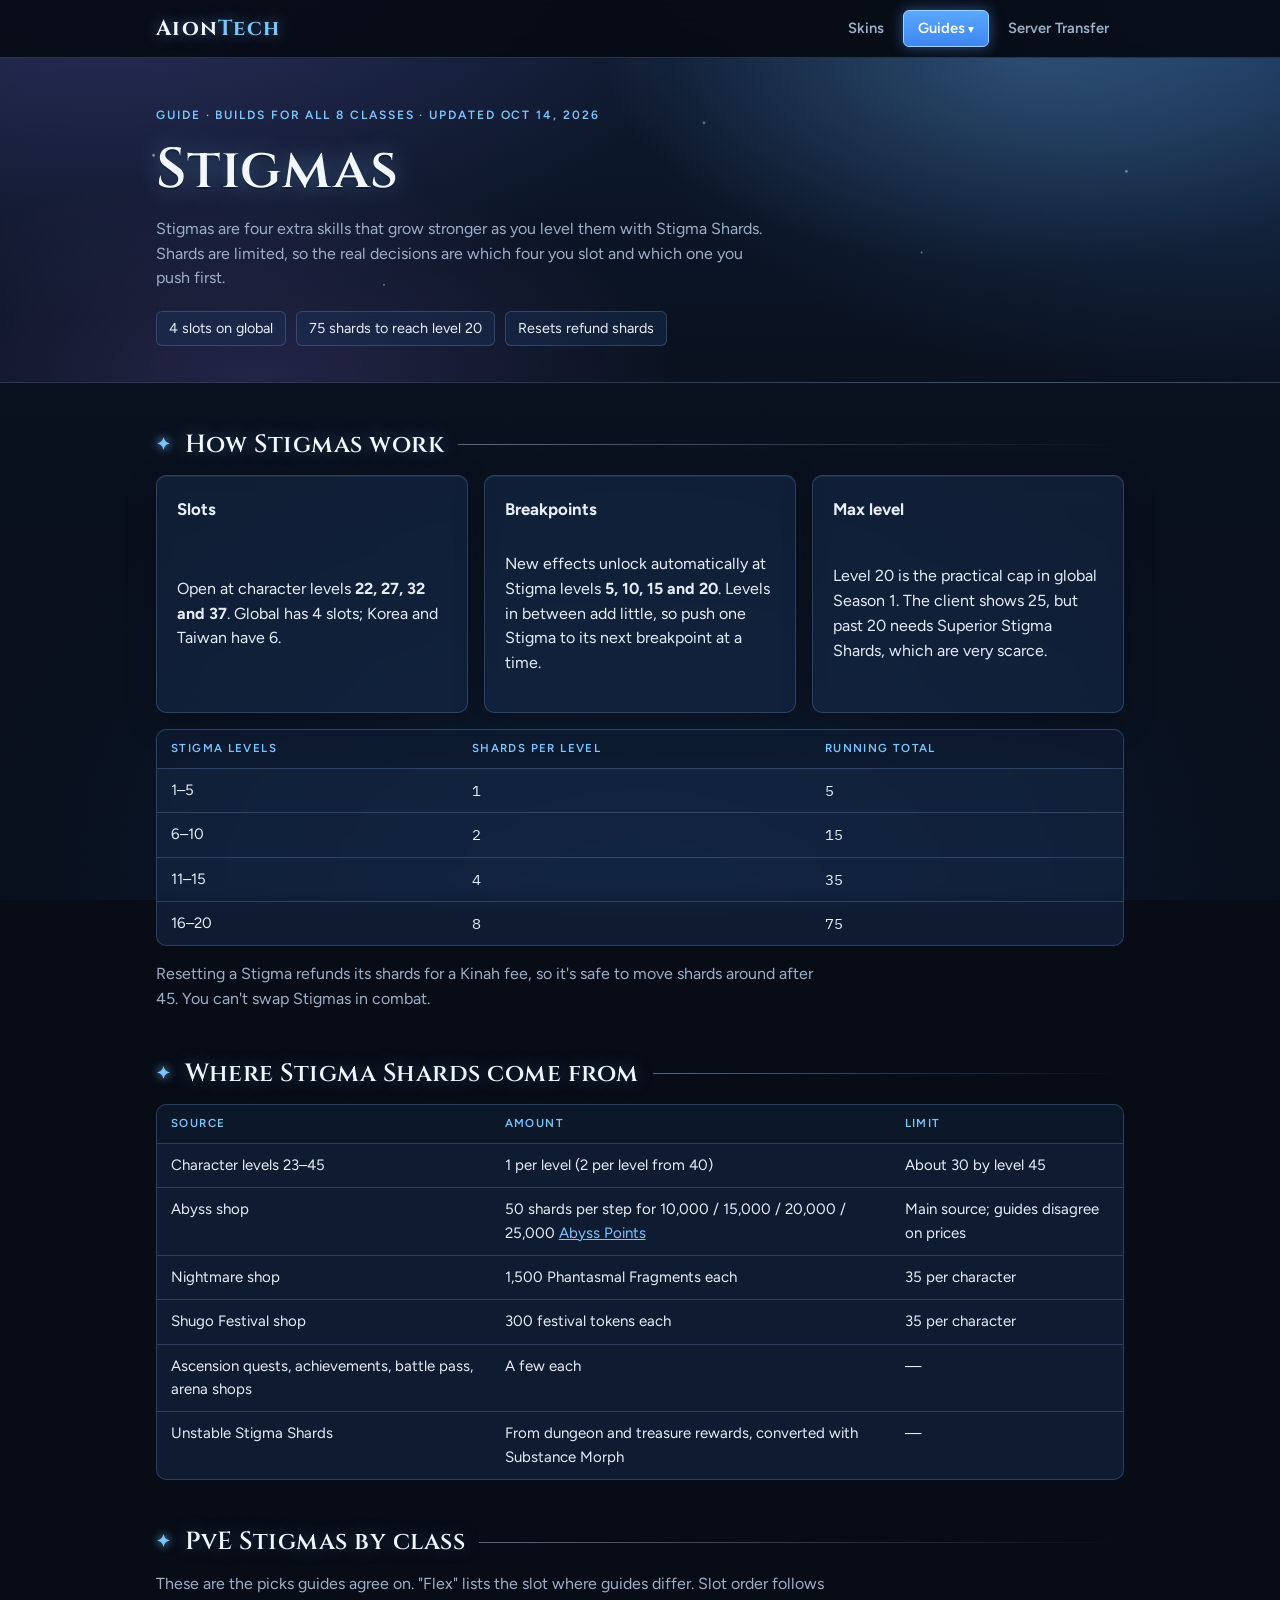
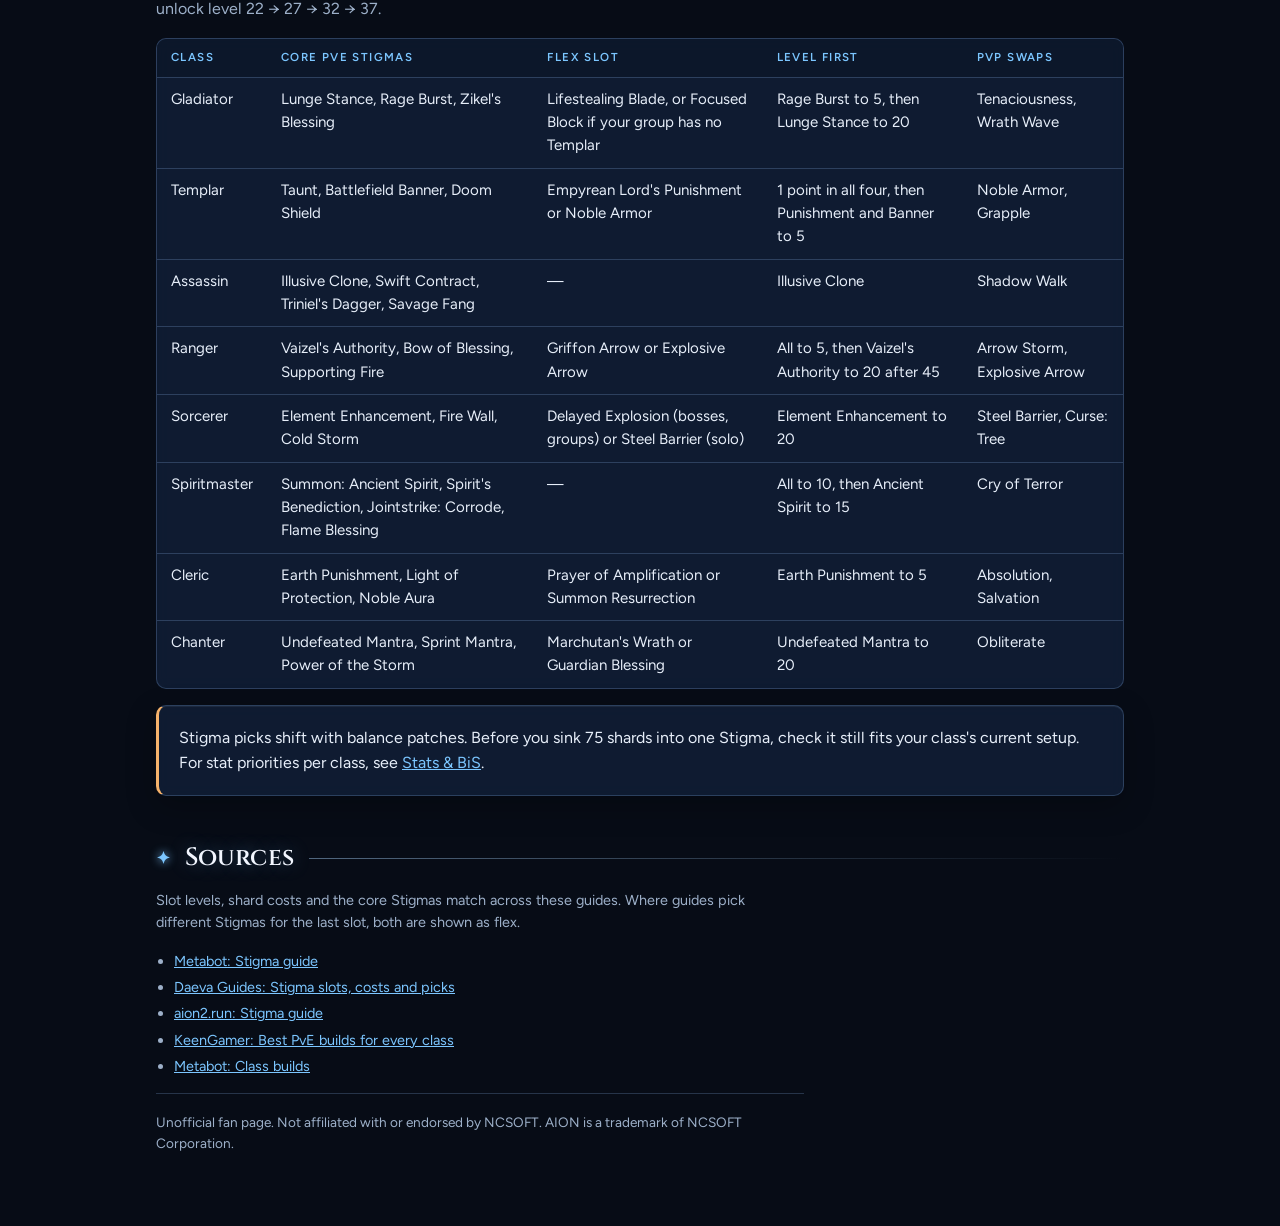
<file: stigmas.html>
<!doctype html>
<html lang="en">
<head>
<meta charset="utf-8">
<meta name="viewport" content="width=device-width, initial-scale=1, viewport-fit=cover">
<title>AionTech · AION 2 Stigma Guide &amp; Builds</title>
<meta name="description" content="AION 2 Stigmas for global: slot unlocks, shard costs per level, every Stigma Shard source, and the PvE Stigmas for all 8 classes with PvP swaps and what to level first.">
<link rel="preconnect" href="https://fonts.googleapis.com">
<link rel="preconnect" href="https://fonts.gstatic.com" crossorigin>
<link rel="stylesheet" href="https://fonts.googleapis.com/css2?family=Cinzel:wght@600;700&family=Figtree:wght@400;500;600;700&family=IBM+Plex+Mono:wght@500&display=swap">
<link rel="canonical" href="https://aion2tech.netlify.app/stigmas.html">
<link rel="stylesheet" href="styles.css">
</head>
<body>
<nav class="nav" aria-label="Site">
  <div class="wrap">
    <a class="brand" href="./">Aion<span>Tech</span></a>
    <ul>
      <li><a href="./">Skins</a></li>
      <li class="menu">
        <details>
          <summary class="active">Guides</summary>
          <div class="menu-panel">
          <div class="menu-group"><span class="eyebrow">Get stronger</span>
            <a href="combat-power.html">Combat Power</a>
            <a href="item-level.html">Item Level</a>
            <a href="stats.html">Stats &amp; Best-in-Slot</a>
            <a href="stigmas.html" aria-current="page">Stigmas &amp; Builds</a>
            <a href="arcana.html">Arcana</a>
            <a href="pets.html">Pets &amp; Genus Insight</a>
          </div>
          <div class="menu-group"><span class="eyebrow">Endgame</span>
            <a href="nightmare.html">Nightmare</a>
            <a href="abyss-points.html">Abyss Points</a>
          </div>
          <div class="menu-group"><span class="eyebrow">Getting started</span>
            <a href="classes.html">Classes</a>
            <a href="leveling.html">Leveling 1–45</a>
            <a href="kinah.html">Kinah</a>
            <a href="server-transfer.html">Server Transfer</a>
          </div>
            <a class="menu-all" href="guides.html">All guides →</a>
          </div>
        </details>
      </li>
      <li><a href="server-transfer.html">Server Transfer</a></li>
    </ul>
  </div>
</nav>

<header class="hero">
  <div class="wrap">
    <span class="eyebrow">Guide · Builds for all 8 classes · Updated Oct 14, 2026</span>
    <h1>Stigmas</h1>
    <p>Stigmas are four extra skills that grow stronger as you level them with Stigma Shards. Shards are limited, so the real decisions are which four you slot and which one you push first.</p>
    <div class="summary"><span>4 slots on global</span><span>75 shards to reach level 20</span><span>Resets refund shards</span></div>
  </div>
</header>

<main class="wrap">
  <section aria-labelledby="sys-h">
    <h2 id="sys-h">How Stigmas work</h2>
    <div class="grid2">
      <div class="panel">
        <h3>Slots</h3>
        <p>Open at character levels <strong>22, 27, 32 and 37</strong>. Global has 4 slots; Korea and Taiwan have 6.</p>
      </div>
      <div class="panel">
        <h3>Breakpoints</h3>
        <p>New effects unlock automatically at Stigma levels <strong>5, 10, 15 and 20</strong>. Levels in between add little, so push one Stigma to its next breakpoint at a time.</p>
      </div>
      <div class="panel">
        <h3>Max level</h3>
        <p>Level 20 is the practical cap in global Season 1. The client shows 25, but past 20 needs Superior Stigma Shards, which are very scarce.</p>
      </div>
    </div>
    <div class="table-box">
      <table>
        <thead><tr><th>Stigma levels</th><th>Shards per level</th><th>Running total</th></tr></thead>
        <tbody>
          <tr><td>1–5</td><td class="n">1</td><td class="n">5</td></tr>
          <tr><td>6–10</td><td class="n">2</td><td class="n">15</td></tr>
          <tr><td>11–15</td><td class="n">4</td><td class="n">35</td></tr>
          <tr><td>16–20</td><td class="n">8</td><td class="n">75</td></tr>
        </tbody>
      </table>
    </div>
    <p class="lead">Resetting a Stigma refunds its shards for a Kinah fee, so it's safe to move shards around after 45. You can't swap Stigmas in combat.</p>
  </section>

  <section aria-labelledby="shards-h">
    <h2 id="shards-h">Where Stigma Shards come from</h2>
    <div class="table-box">
      <table>
        <thead><tr><th>Source</th><th>Amount</th><th>Limit</th></tr></thead>
        <tbody>
          <tr><td>Character levels 23–45</td><td>1 per level (2 per level from 40)</td><td>About 30 by level 45</td></tr>
          <tr><td>Abyss shop</td><td>50 shards per step for 10,000 / 15,000 / 20,000 / 25,000 <a href="abyss-points.html">Abyss Points</a></td><td>Main source; guides disagree on prices</td></tr>
          <tr><td>Nightmare shop</td><td>1,500 Phantasmal Fragments each</td><td>35 per character</td></tr>
          <tr><td>Shugo Festival shop</td><td>300 festival tokens each</td><td>35 per character</td></tr>
          <tr><td>Ascension quests, achievements, battle pass, arena shops</td><td>A few each</td><td>—</td></tr>
          <tr><td>Unstable Stigma Shards</td><td>From dungeon and treasure rewards, converted with Substance Morph</td><td>—</td></tr>
        </tbody>
      </table>
    </div>
  </section>

  <section aria-labelledby="builds-h">
    <h2 id="builds-h">PvE Stigmas by class</h2>
    <p class="lead">These are the picks guides agree on. "Flex" lists the slot where guides differ. Slot order follows unlock level 22 → 27 → 32 → 37.</p>
    <div class="table-box">
      <table>
        <thead><tr><th>Class</th><th>Core PvE Stigmas</th><th>Flex slot</th><th>Level first</th><th>PvP swaps</th></tr></thead>
        <tbody>
          <tr><td>Gladiator</td><td>Lunge Stance, Rage Burst, Zikel's Blessing</td><td>Lifestealing Blade, or Focused Block if your group has no Templar</td><td>Rage Burst to 5, then Lunge Stance to 20</td><td>Tenaciousness, Wrath Wave</td></tr>
          <tr><td>Templar</td><td>Taunt, Battlefield Banner, Doom Shield</td><td>Empyrean Lord's Punishment or Noble Armor</td><td>1 point in all four, then Punishment and Banner to 5</td><td>Noble Armor, Grapple</td></tr>
          <tr><td>Assassin</td><td>Illusive Clone, Swift Contract, Triniel's Dagger, Savage Fang</td><td>—</td><td>Illusive Clone</td><td>Shadow Walk</td></tr>
          <tr><td>Ranger</td><td>Vaizel's Authority, Bow of Blessing, Supporting Fire</td><td>Griffon Arrow or Explosive Arrow</td><td>All to 5, then Vaizel's Authority to 20 after 45</td><td>Arrow Storm, Explosive Arrow</td></tr>
          <tr><td>Sorcerer</td><td>Element Enhancement, Fire Wall, Cold Storm</td><td>Delayed Explosion (bosses, groups) or Steel Barrier (solo)</td><td>Element Enhancement to 20</td><td>Steel Barrier, Curse: Tree</td></tr>
          <tr><td>Spiritmaster</td><td>Summon: Ancient Spirit, Spirit's Benediction, Jointstrike: Corrode, Flame Blessing</td><td>—</td><td>All to 10, then Ancient Spirit to 15</td><td>Cry of Terror</td></tr>
          <tr><td>Cleric</td><td>Earth Punishment, Light of Protection, Noble Aura</td><td>Prayer of Amplification or Summon Resurrection</td><td>Earth Punishment to 5</td><td>Absolution, Salvation</td></tr>
          <tr><td>Chanter</td><td>Undefeated Mantra, Sprint Mantra, Power of the Storm</td><td>Marchutan's Wrath or Guardian Blessing</td><td>Undefeated Mantra to 20</td><td>Obliterate</td></tr>
        </tbody>
      </table>
    </div>
    <div class="callout warn"><p>Stigma picks shift with balance patches. Before you sink 75 shards into one Stigma, check it still fits your class's current setup. For stat priorities per class, see <a href="stats.html#class-h">Stats &amp; BiS</a>.</p></div>
  </section>

  <section aria-labelledby="src-h" class="sources">
    <h2 id="src-h">Sources</h2>
    <p>Slot levels, shard costs and the core Stigmas match across these guides. Where guides pick different Stigmas for the last slot, both are shown as flex.</p>
    <ul>
      <li><a href="https://metabot.gg/en/aion-2/guides/stigma-guide" target="_blank" rel="noopener">Metabot: Stigma guide</a></li>
      <li><a href="https://daevaguides.com/en/guides/stigmas-guide/" target="_blank" rel="noopener">Daeva Guides: Stigma slots, costs and picks</a></li>
      <li><a href="https://aion2.run/en/astuces/stigmas-guide" target="_blank" rel="noopener">aion2.run: Stigma guide</a></li>
      <li><a href="https://www.keengamer.com/articles/guides/aion-2-best-pve-builds-for-every-class/" target="_blank" rel="noopener">KeenGamer: Best PvE builds for every class</a></li>
      <li><a href="https://metabot.gg/en/aion-2/guides/class-builds-guide" target="_blank" rel="noopener">Metabot: Class builds</a></li>
    </ul>
    <p class="disclaimer">Unofficial fan page. Not affiliated with or endorsed by NCSOFT. AION is a trademark of NCSOFT Corporation.</p>
  </section>
</main>
<script data-menu-close>document.addEventListener("click",e=>{document.querySelectorAll(".menu details[open]").forEach(d=>{if(!d.contains(e.target))d.open=false})});document.addEventListener("keydown",e=>{if(e.key==="Escape")document.querySelectorAll(".menu details[open]").forEach(d=>d.open=false)});</script>
</body>
</html>
</file>
<file: styles.css>
/* AionTech, AION 2 night-sky theme: deep navy ground, Elyos-blue glow, Asmodian-violet haze,
   silver carved headings with diamond flourishes, glass panels. Gold = Quna, rose = real money.
   Single dark theme on purpose, to match the game's look. */
:root {
  color-scheme: dark;
  --bg: #0a1220;
  --bg-deep: #070c16;
  --surface: rgba(28, 52, 88, .42);
  --surface-solid: #13223a;
  --line: rgba(150, 196, 255, .22);
  --line-strong: rgba(170, 214, 255, .45);
  --fg: #e7eef9;
  --muted: #9db0c9;
  --accent: #7cc6ff;          /* Elyos glow */
  --accent-deep: #3f86f0;
  --violet: #9a7cff;          /* Asmodian haze */
  --accent-soft: rgba(124, 198, 255, .14);
  --gold: #ecc879;            /* Quna */
  --gold-soft: rgba(236, 200, 121, .14);
  --cash: #f39abb;            /* real money */
  --cash-soft: rgba(243, 154, 187, .14);
  --sky: rgba(124, 198, 255, .10);
  --good: #79e0a6;
  --warn: #f5b26b;
  --font-display: "Cinzel", "Trajan Pro", "Palatino Linotype", Georgia, serif;
  --font-body: "Figtree", "Segoe UI", system-ui, sans-serif;
  --font-num: "IBM Plex Mono", ui-monospace, Consolas, monospace;
}
* { box-sizing: border-box; }
html { background: var(--bg-deep); }
body {
  margin: 0; color: var(--fg); font-family: var(--font-body); font-size: 16px; line-height: 1.55;
  background:
    radial-gradient(900px 520px at 8% -5%, rgba(154, 124, 255, .22), transparent 70%),
    radial-gradient(900px 560px at 95% 0%, rgba(80, 160, 255, .24), transparent 70%),
    radial-gradient(1200px 800px at 50% 110%, rgba(40, 110, 200, .18), transparent 70%),
    linear-gradient(180deg, #0d1a30 0%, var(--bg) 40%, var(--bg-deep) 100%);
  background-attachment: fixed;
  min-height: 100vh;
}
.wrap { max-width: 1000px; margin: 0 auto; padding-inline: 16px; padding-block: 0 72px; }
a { color: var(--accent); }
a:hover { color: #b5deff; }
a:focus-visible, button:focus-visible, input:focus-visible, select:focus-visible { outline: 2px solid var(--accent); outline-offset: 2px; }
h1, h2, h3 { text-wrap: balance; }
h1, h2 { font-family: var(--font-display); font-weight: 600; line-height: 1.15; margin: 0; letter-spacing: .02em; color: #f2f6ff; }
h2 { font-size: 1.55rem; display: flex; align-items: center; gap: 14px; text-shadow: 0 0 18px rgba(124, 198, 255, .35); }
h2::before, h2::after { content: "✦"; font-size: .7em; color: var(--accent); text-shadow: 0 0 10px var(--accent); }
h2::after { flex: 1; content: ""; height: 1px; background: linear-gradient(90deg, var(--line-strong), transparent); text-shadow: none; }
h3 { font-size: 1.05rem; margin: 0; }
[id] { scroll-margin-top: 80px; }
.eyebrow { font-size: .75rem; letter-spacing: .16em; text-transform: uppercase; color: var(--accent); font-weight: 600; }
.num { font-family: var(--font-num); font-variant-numeric: tabular-nums; }

/* site nav */
.nav { position: sticky; top: env(safe-area-inset-top, 0px); z-index: 5; background: rgba(6, 10, 18, .88); backdrop-filter: blur(10px); border-bottom: 1px solid var(--line); }
.nav .wrap { padding-block: 10px; display: flex; flex-wrap: wrap; gap: 8px 20px; align-items: center; }
.brand { font-family: var(--font-display); font-weight: 700; font-size: 1.35rem; letter-spacing: .06em; color: #f2f6ff; text-decoration: none; margin-right: auto; text-shadow: 0 0 14px rgba(124, 198, 255, .5); }
.brand span { color: var(--accent); }
.nav ul { list-style: none; margin: 0; padding: 0; display: flex; flex-wrap: wrap; gap: 4px; }
.nav ul a { display: block; padding: 6px 14px; border-radius: 6px; text-decoration: none; color: var(--muted); font-weight: 600; font-size: .92rem; border: 1px solid transparent; }
.nav ul a:hover { color: var(--fg); border-color: var(--line); }
.nav ul a[aria-current="page"] { color: #fff; background: linear-gradient(180deg, #5aa8ff, var(--accent-deep)); border-color: #9fd2ff; box-shadow: 0 0 14px rgba(90, 168, 255, .45); }

/* guides dropdown */
.menu { position: relative; }
.menu summary { list-style: none; cursor: pointer; padding: 6px 14px; border-radius: 6px; color: var(--muted); font-weight: 600; font-size: .92rem; border: 1px solid transparent; }
.menu summary::-webkit-details-marker { display: none; }
.menu summary::after { content: " ▾"; font-size: .8em; }
.menu summary:hover, .menu details[open] summary { color: var(--fg); border-color: var(--line); }
.menu summary.active { color: #fff; background: linear-gradient(180deg, #5aa8ff, var(--accent-deep)); border-color: #9fd2ff; box-shadow: 0 0 14px rgba(90, 168, 255, .45); }
.menu-panel { position: absolute; right: 0; top: calc(100% + 8px); width: min(560px, calc(100vw - 32px)); background: #0d1828; border: 1px solid var(--line-strong); border-radius: 10px; padding: 16px; display: grid; grid-template-columns: repeat(auto-fit, minmax(150px, 1fr)); gap: 14px; box-shadow: 0 16px 40px rgba(0, 0, 0, .5), 0 0 24px rgba(90, 168, 255, .2); z-index: 10; }
.menu-group { display: grid; gap: 2px; align-content: start; }
.menu-group .eyebrow { margin-bottom: 4px; }
.nav .menu-panel a { display: block; padding: 5px 8px; border-radius: 6px; color: var(--fg); text-decoration: none; font-size: .92rem; font-weight: 500; border: 0; }
.nav .menu-panel a:hover { background: var(--accent-soft); }
.nav .menu-panel a[aria-current="page"] { color: var(--accent); background: var(--accent-soft); box-shadow: none; }
.nav .menu-panel a.menu-all { grid-column: 1 / -1; border-top: 1px solid var(--line); border-radius: 0; padding-top: 10px; color: var(--accent); font-weight: 600; }
@media (max-width: 560px) { .menu-panel { position: fixed; left: 16px; right: 16px; top: 56px; width: auto; } }

/* hero */
.hero { border-bottom: 1px solid var(--line); position: relative; overflow: hidden;
  background:
    radial-gradient(2px 2px at 12% 30%, rgba(255,255,255,.7), transparent),
    radial-gradient(1.5px 1.5px at 30% 70%, rgba(180,220,255,.6), transparent),
    radial-gradient(2px 2px at 55% 20%, rgba(255,255,255,.5), transparent),
    radial-gradient(1.5px 1.5px at 72% 60%, rgba(200,180,255,.6), transparent),
    radial-gradient(2px 2px at 88% 35%, rgba(180,220,255,.7), transparent),
    radial-gradient(1.5px 1.5px at 44% 85%, rgba(255,255,255,.4), transparent),
    radial-gradient(600px 300px at 20% 100%, rgba(154, 124, 255, .18), transparent 70%),
    radial-gradient(600px 300px at 80% 0%, rgba(124, 198, 255, .2), transparent 70%); }
.hero .wrap { padding-block: 48px 36px; display: grid; gap: 14px; }
.hero h1 { font-size: clamp(2.1rem, 6vw, 3.5rem); text-shadow: 0 0 24px rgba(124, 198, 255, .45), 0 2px 0 rgba(0,0,0,.4); }
.hero h1 .q { color: var(--gold); text-shadow: 0 0 22px rgba(236, 200, 121, .5); }
.hero h1 .c { color: var(--cash); text-shadow: 0 0 22px rgba(243, 154, 187, .45); }
.hero p { max-width: 62ch; margin: 0; color: var(--muted); }
.summary { display: flex; flex-wrap: wrap; gap: 10px; margin-top: 6px; }
.summary span, .summary a { background: var(--surface); border: 1px solid var(--line); border-radius: 6px; padding: 5px 12px; font-size: .9rem; color: var(--fg); text-decoration: none; backdrop-filter: blur(6px); }
.summary a:hover { border-color: var(--accent); box-shadow: 0 0 12px rgba(124, 198, 255, .3); }

section { margin-top: 48px; display: grid; gap: 16px; }
section > p, .prose p { margin: 0; max-width: 68ch; }
section > p.lead { color: var(--muted); }
.prose { display: grid; gap: 12px; }
.prose ul, .prose ol { margin: 0; padding-left: 22px; display: grid; gap: 6px; max-width: 70ch; }
.prose li::marker { color: var(--accent); }

/* chips */
.chip { display: inline-flex; align-items: center; gap: 6px; border-radius: 999px; padding: 2px 10px; font-size: .8rem; font-weight: 600; white-space: nowrap; border: 1px solid transparent; }
.chip::before { content: ""; width: 7px; height: 7px; transform: rotate(45deg); background: currentColor; box-shadow: 0 0 6px currentColor; }
.chip.quna, .chip.high { background: var(--gold-soft); color: var(--gold); border-color: rgba(236, 200, 121, .35); }
.chip.cash { background: var(--cash-soft); color: var(--cash); border-color: rgba(243, 154, 187, .35); }
.chip.both { background: linear-gradient(90deg, var(--gold-soft) 50%, var(--cash-soft) 50%); color: var(--fg); border-color: var(--line); }
.chip.both::before { background: linear-gradient(90deg, var(--gold) 50%, var(--cash) 50%); box-shadow: none; }
.chip.mid { background: var(--accent-soft); color: var(--accent); border-color: rgba(124, 198, 255, .35); }
.chip.low { background: transparent; color: var(--muted); border-color: var(--line); }

/* glass panels */
.event, .panel, .callout { background: var(--surface); border: 1px solid var(--line); border-radius: 10px; padding: 20px; display: grid; gap: 14px; min-width: 0; backdrop-filter: blur(8px); box-shadow: inset 0 1px 0 rgba(255,255,255,.06), 0 10px 30px rgba(0,0,0,.25); }
.event { border-color: var(--line-strong); position: relative; }
.event::before, .event::after { content: "✦"; position: absolute; top: 50%; transform: translateY(-50%); color: var(--accent); text-shadow: 0 0 10px var(--accent); font-size: .8rem; }
.event::before { left: -7px; } .event::after { right: -7px; }
.callout { border-left: 3px solid var(--accent); gap: 8px; }
.callout.warn { border-left-color: var(--warn); }
.callout p { margin: 0; }
.event-head { display: flex; flex-wrap: wrap; justify-content: space-between; gap: 12px; align-items: baseline; }
.event-head h2::after { display: none; }
.countdown { font-family: var(--font-num); font-size: 1.05rem; color: var(--gold); }
.event-groups { display: grid; grid-template-columns: repeat(auto-fit, minmax(240px, 1fr)); gap: 14px; }
.group { border-top: 1px solid var(--line); padding-top: 10px; min-width: 0; }
.group h3 { margin: 0 0 6px; font-size: .95rem; display: flex; justify-content: space-between; gap: 8px; align-items: center; }
.group ul { margin: 0; padding-left: 18px; color: var(--muted); font-size: .92rem; }
.grid2 { display: grid; grid-template-columns: repeat(auto-fit, minmax(280px, 1fr)); gap: 16px; }

/* numbered roadmap: order matters here */
.steps { list-style: none; margin: 0; padding: 0; display: grid; gap: 12px; counter-reset: step; }
.steps > li { counter-increment: step; display: grid; grid-template-columns: 42px 1fr; gap: 14px; background: var(--surface); border: 1px solid var(--line); border-radius: 10px; padding: 16px; backdrop-filter: blur(8px); }
.steps > li::before { content: counter(step); width: 42px; height: 42px; border-radius: 50%; display: grid; place-items: center; background: radial-gradient(circle at 50% 35%, #5aa8ff, #1d4f9c); color: #fff; border: 1px solid #9fd2ff; box-shadow: 0 0 14px rgba(90, 168, 255, .5); font-family: var(--font-display); font-weight: 700; font-size: 1.1rem; }
.steps > li > div { min-width: 0; display: grid; gap: 6px; }
.steps p, .steps ul { margin: 0; color: var(--muted); }
.steps ul { padding-left: 18px; display: grid; gap: 4px; }
.stage { font-family: var(--font-num); font-size: .8rem; color: var(--gold); }

/* filters + tables */
.filters { display: flex; flex-wrap: wrap; gap: 10px; align-items: center; }
.filters input, .filters select { font: inherit; font-size: .95rem; padding: 8px 12px; border-radius: 6px; border: 1px solid var(--line); background: var(--surface-solid); color: var(--fg); }
.filters input { flex: 1 1 220px; min-width: 0; }
.seg { display: inline-flex; border: 1px solid var(--line); border-radius: 6px; overflow: hidden; }
.seg button { font: inherit; font-size: .9rem; border: 0; background: var(--surface-solid); color: var(--muted); padding: 8px 14px; cursor: pointer; }
.seg button + button { border-left: 1px solid var(--line); }
.seg button[aria-pressed="true"] { background: linear-gradient(180deg, #5aa8ff, var(--accent-deep)); color: #fff; }
.table-box { overflow-x: auto; border: 1px solid var(--line); border-radius: 10px; background: var(--surface); backdrop-filter: blur(8px); }
table { width: 100%; border-collapse: collapse; font-size: .94rem; min-width: 560px; }
th, td { text-align: left; padding: 10px 14px; border-bottom: 1px solid var(--line); vertical-align: top; }
th { font-size: .72rem; letter-spacing: .12em; text-transform: uppercase; color: var(--accent); font-weight: 600; background: rgba(10, 20, 36, .5); }
tbody tr:hover td { background: rgba(124, 198, 255, .05); }
tr:last-child td { border-bottom: 0; }
td.price, td.n { white-space: nowrap; font-family: var(--font-num); font-variant-numeric: tabular-nums; }
td .note { display: block; color: var(--muted); font-size: .8rem; }
tr.done td { color: var(--muted); }
tr.done td:first-child::before { content: "✓ "; color: var(--good); font-weight: 700; }
tr.next td { background: var(--gold-soft); }
tr.next td:first-child { color: var(--gold); }
.count { color: var(--muted); font-size: .9rem; }
.empty { padding: 24px; color: var(--muted); text-align: center; }
.item { display: flex; gap: 12px; align-items: center; min-width: 0; }
.thumb { flex: 0 0 56px; width: 56px; height: 56px; border-radius: 8px; border: 1px solid var(--line-strong); background: radial-gradient(circle at 50% 30%, rgba(124, 198, 255, .25), rgba(10, 20, 36, .8)); display: grid; place-items: center; font-family: var(--font-display); font-weight: 700; color: var(--accent); font-size: 1.1rem; padding: 0; }
button.thumb { cursor: zoom-in; overflow: hidden; }
button.thumb img { width: 100%; height: 100%; object-fit: cover; display: block; }
dialog { border: 1px solid var(--line-strong); border-radius: 10px; background: var(--surface-solid); color: var(--fg); padding: 12px; max-width: min(92vw, 720px); box-shadow: 0 0 40px rgba(90, 168, 255, .3); }
dialog::backdrop { background: rgba(4, 8, 16, .78); }
dialog img { display: block; max-width: 100%; max-height: 75vh; border-radius: 8px; margin: 0 auto; }
dialog p { margin: 10px 4px 2px; display: flex; justify-content: space-between; gap: 12px; align-items: center; }
dialog button { font: inherit; border: 1px solid var(--line); background: var(--bg); color: var(--fg); border-radius: 6px; padding: 4px 14px; cursor: pointer; }

/* calculators */
.panel label { font-size: .85rem; color: var(--muted); display: grid; gap: 4px; }
.panel input { font: inherit; font-family: var(--font-num); padding: 8px 12px; border-radius: 6px; border: 1px solid var(--line); background: var(--bg-deep); color: var(--fg); width: 100%; }
.result { font-family: var(--font-num); font-size: 1.6rem; color: var(--gold); text-shadow: 0 0 14px rgba(236, 200, 121, .35); }
.result small { display: block; font-family: var(--font-body); font-size: .85rem; color: var(--muted); text-shadow: none; }
.presets { display: flex; flex-wrap: wrap; gap: 6px; }
.presets button { font: inherit; font-size: .8rem; border: 1px solid var(--line); background: var(--surface-solid); color: var(--fg); border-radius: 6px; padding: 3px 10px; cursor: pointer; }
.presets button:hover { border-color: var(--accent); }
.meter { height: 10px; border-radius: 999px; background: var(--bg-deep); border: 1px solid var(--line); overflow: hidden; }
.meter i { display: block; height: 100%; width: 0; background: linear-gradient(90deg, var(--accent-deep), var(--accent)); box-shadow: 0 0 10px var(--accent); }

/* footer */
.sources { font-size: .9rem; color: var(--muted); }
.sources ul { margin: 0; padding-left: 18px; display: grid; gap: 4px; }
.disclaimer { border-top: 1px solid var(--line); padding-top: 18px; font-size: .85rem; color: var(--muted); max-width: 72ch; }
.tip { background: var(--gold-soft); border: 1px solid rgba(236, 200, 121, .35); border-radius: 10px; padding: 18px; display: flex; flex-wrap: wrap; gap: 12px; align-items: center; justify-content: space-between; }
.tip a { background: linear-gradient(180deg, #f3d48e, #c9a050); color: #1a1408; text-decoration: none; padding: 8px 18px; border-radius: 6px; font-weight: 700; }
@media (prefers-reduced-motion: no-preference) {
  .seg button, .presets button, .nav ul a, .summary a { transition: background .15s, color .15s, border-color .15s, box-shadow .15s; }
  .meter i { transition: width .3s; }
}
</file>
